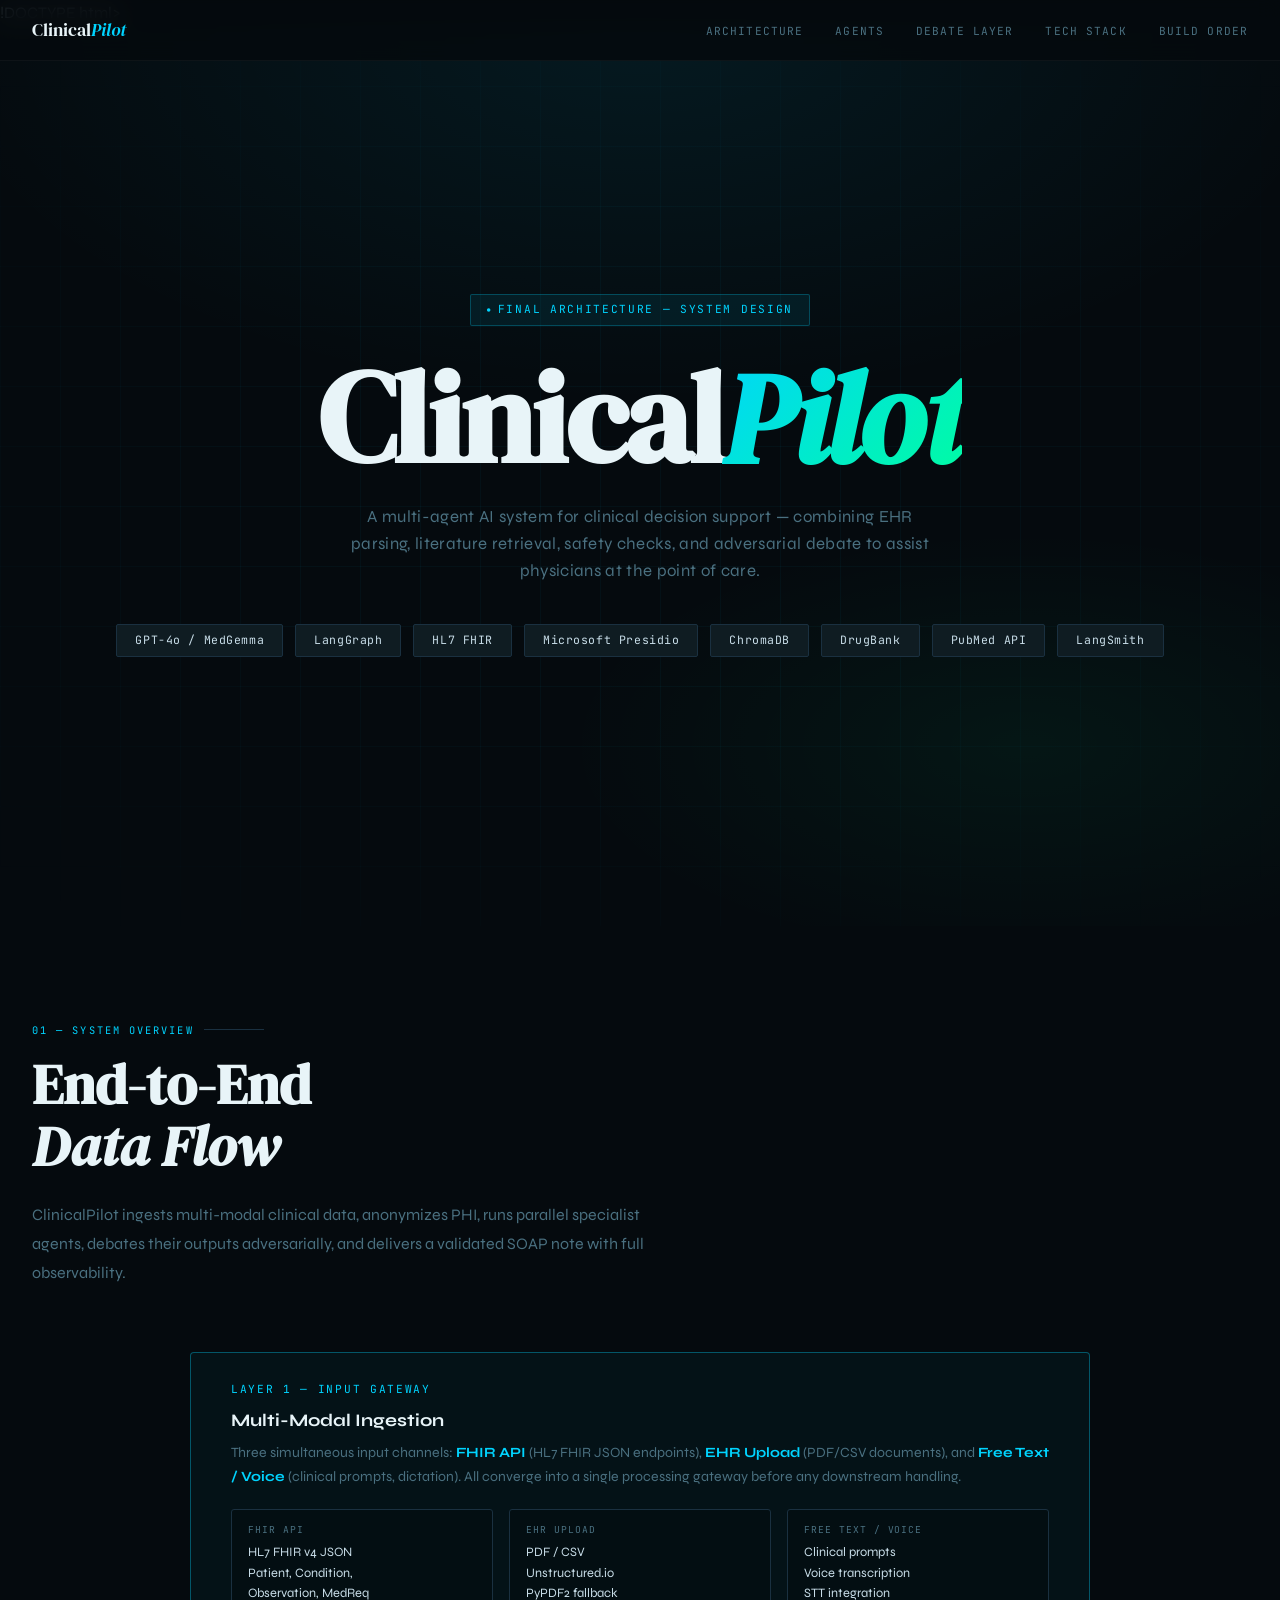
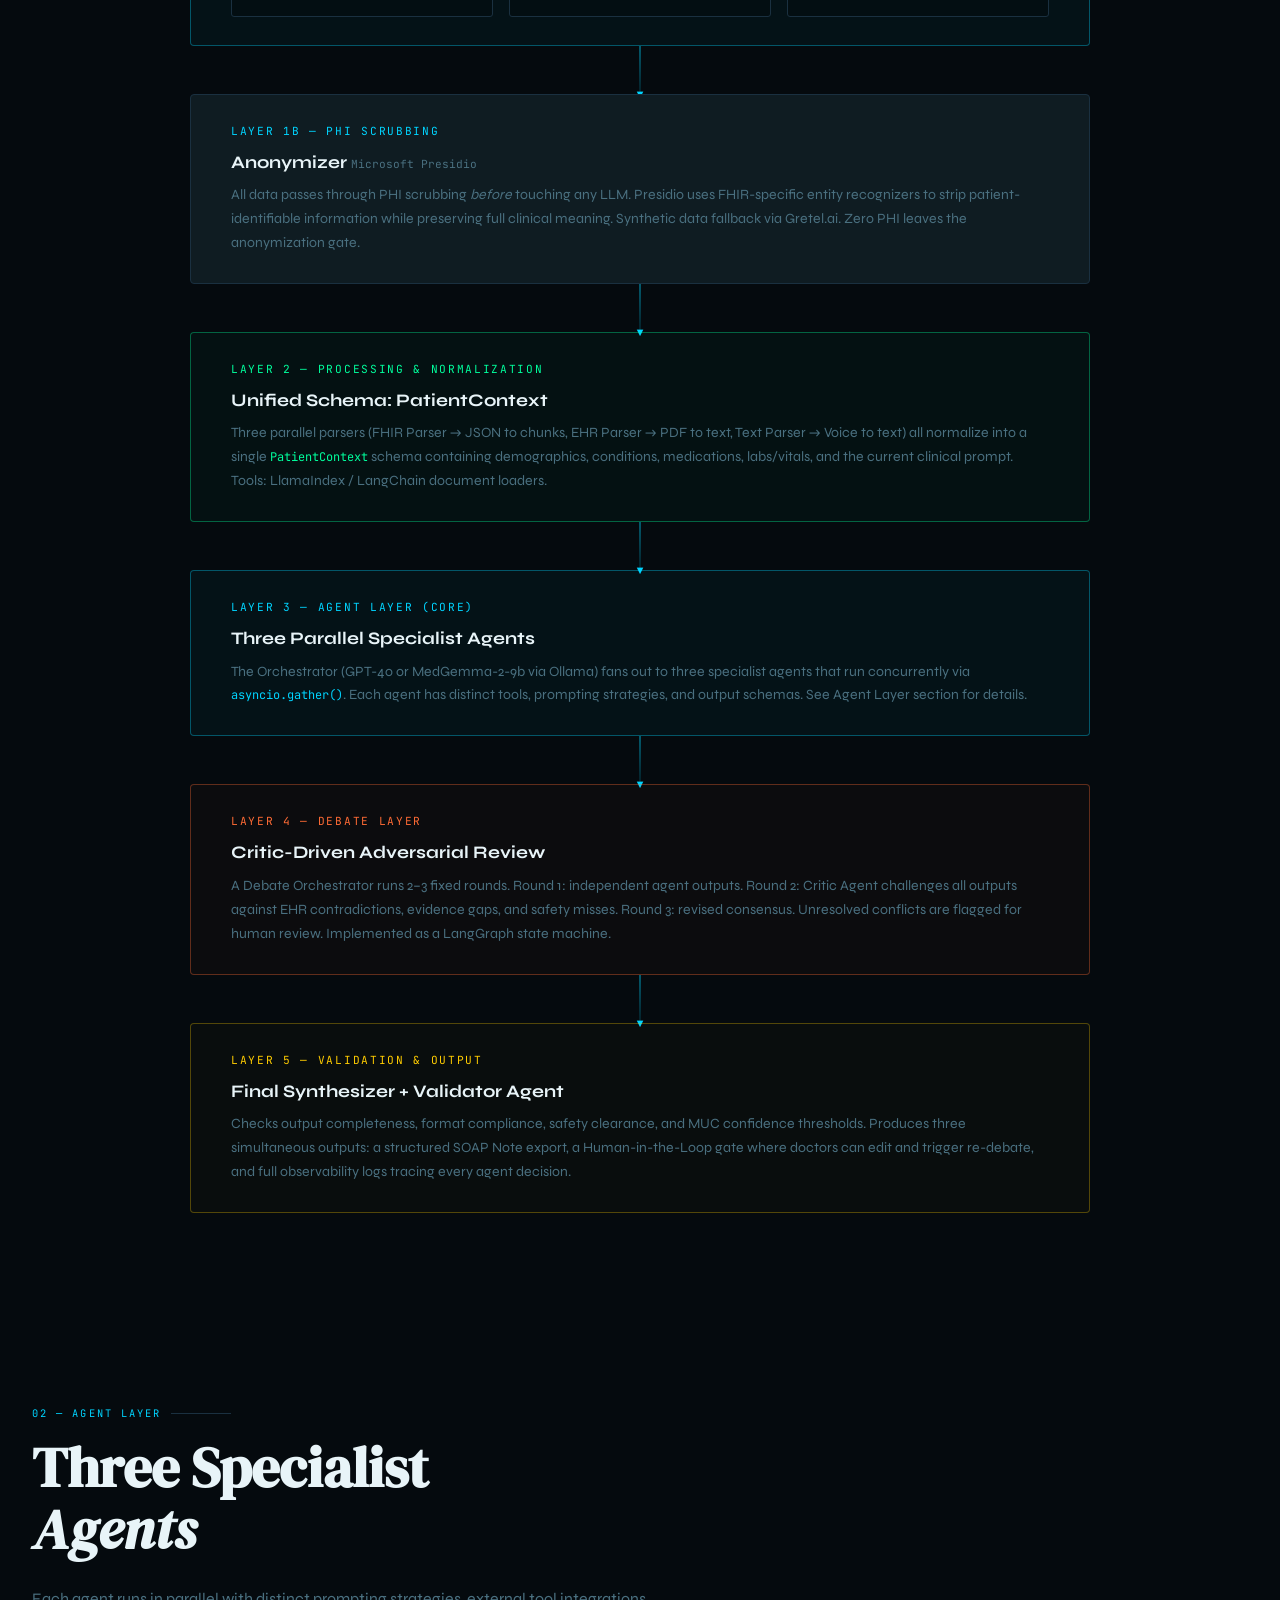
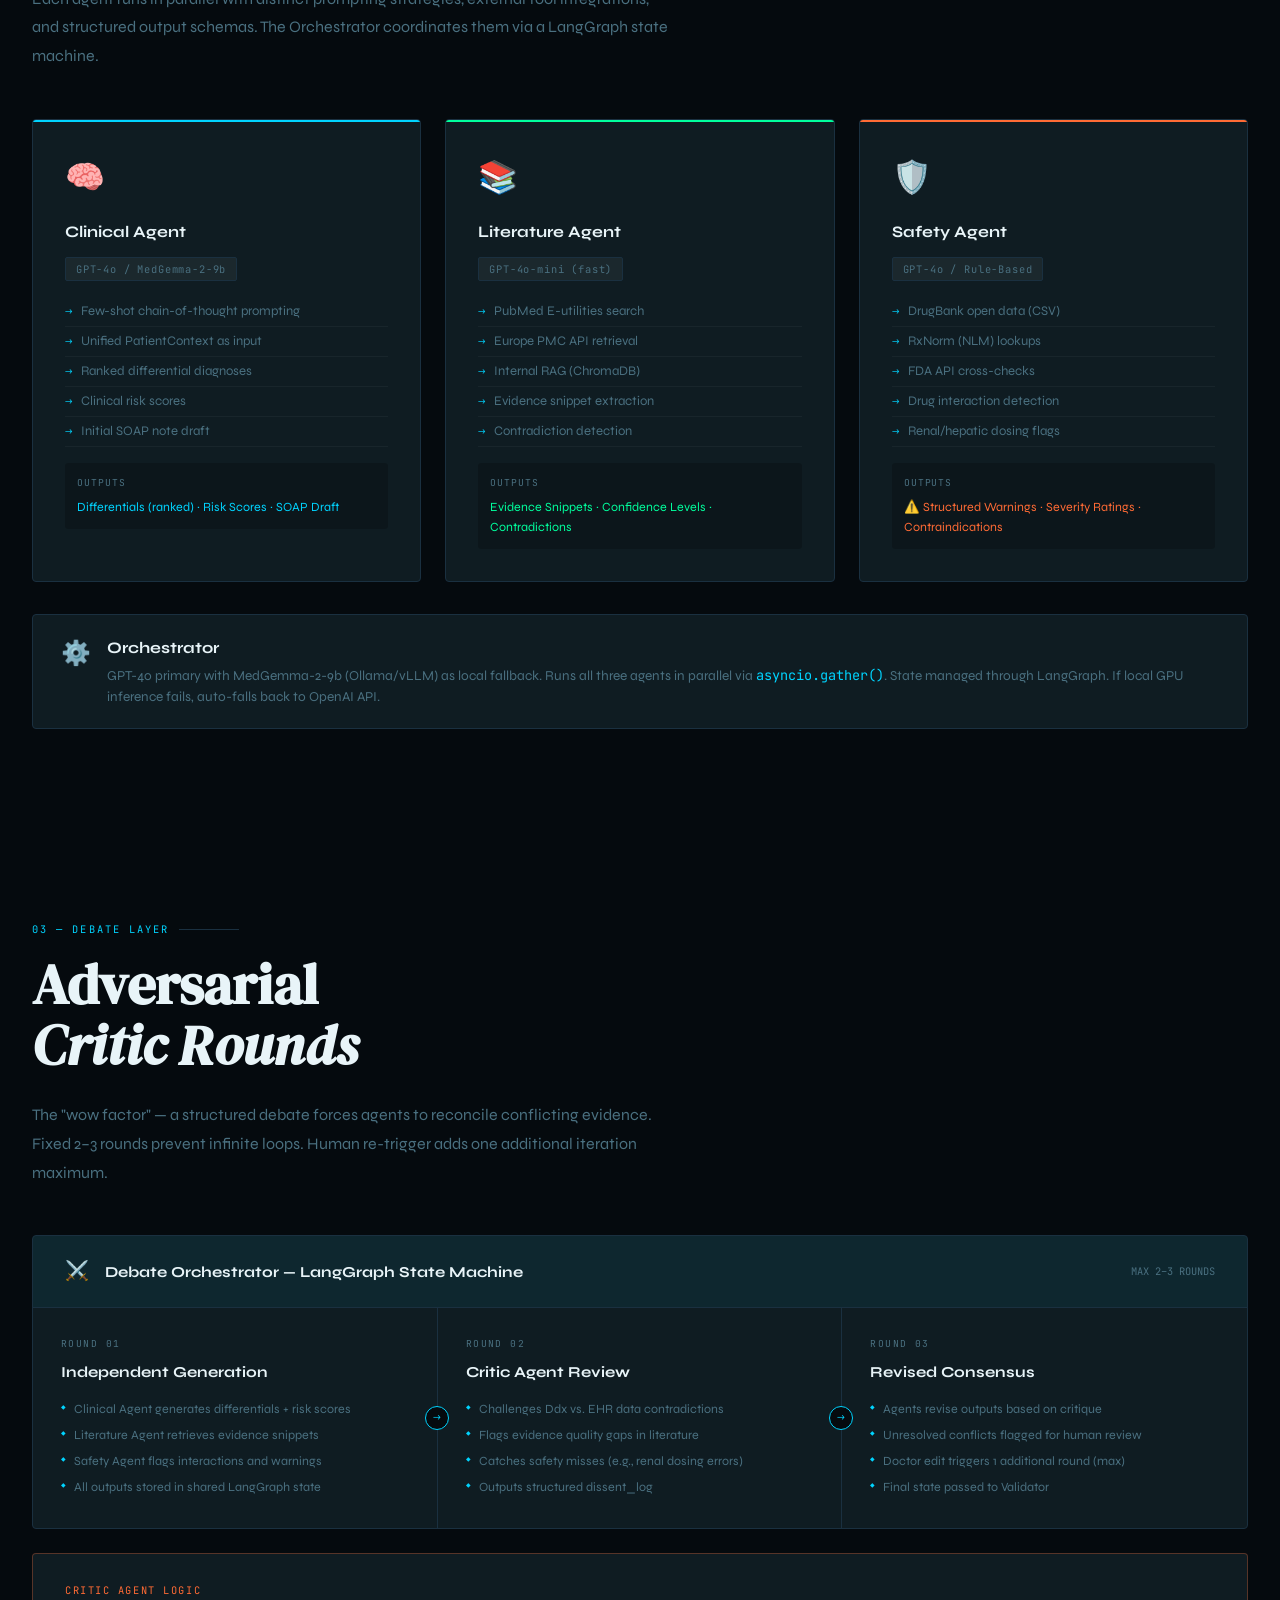
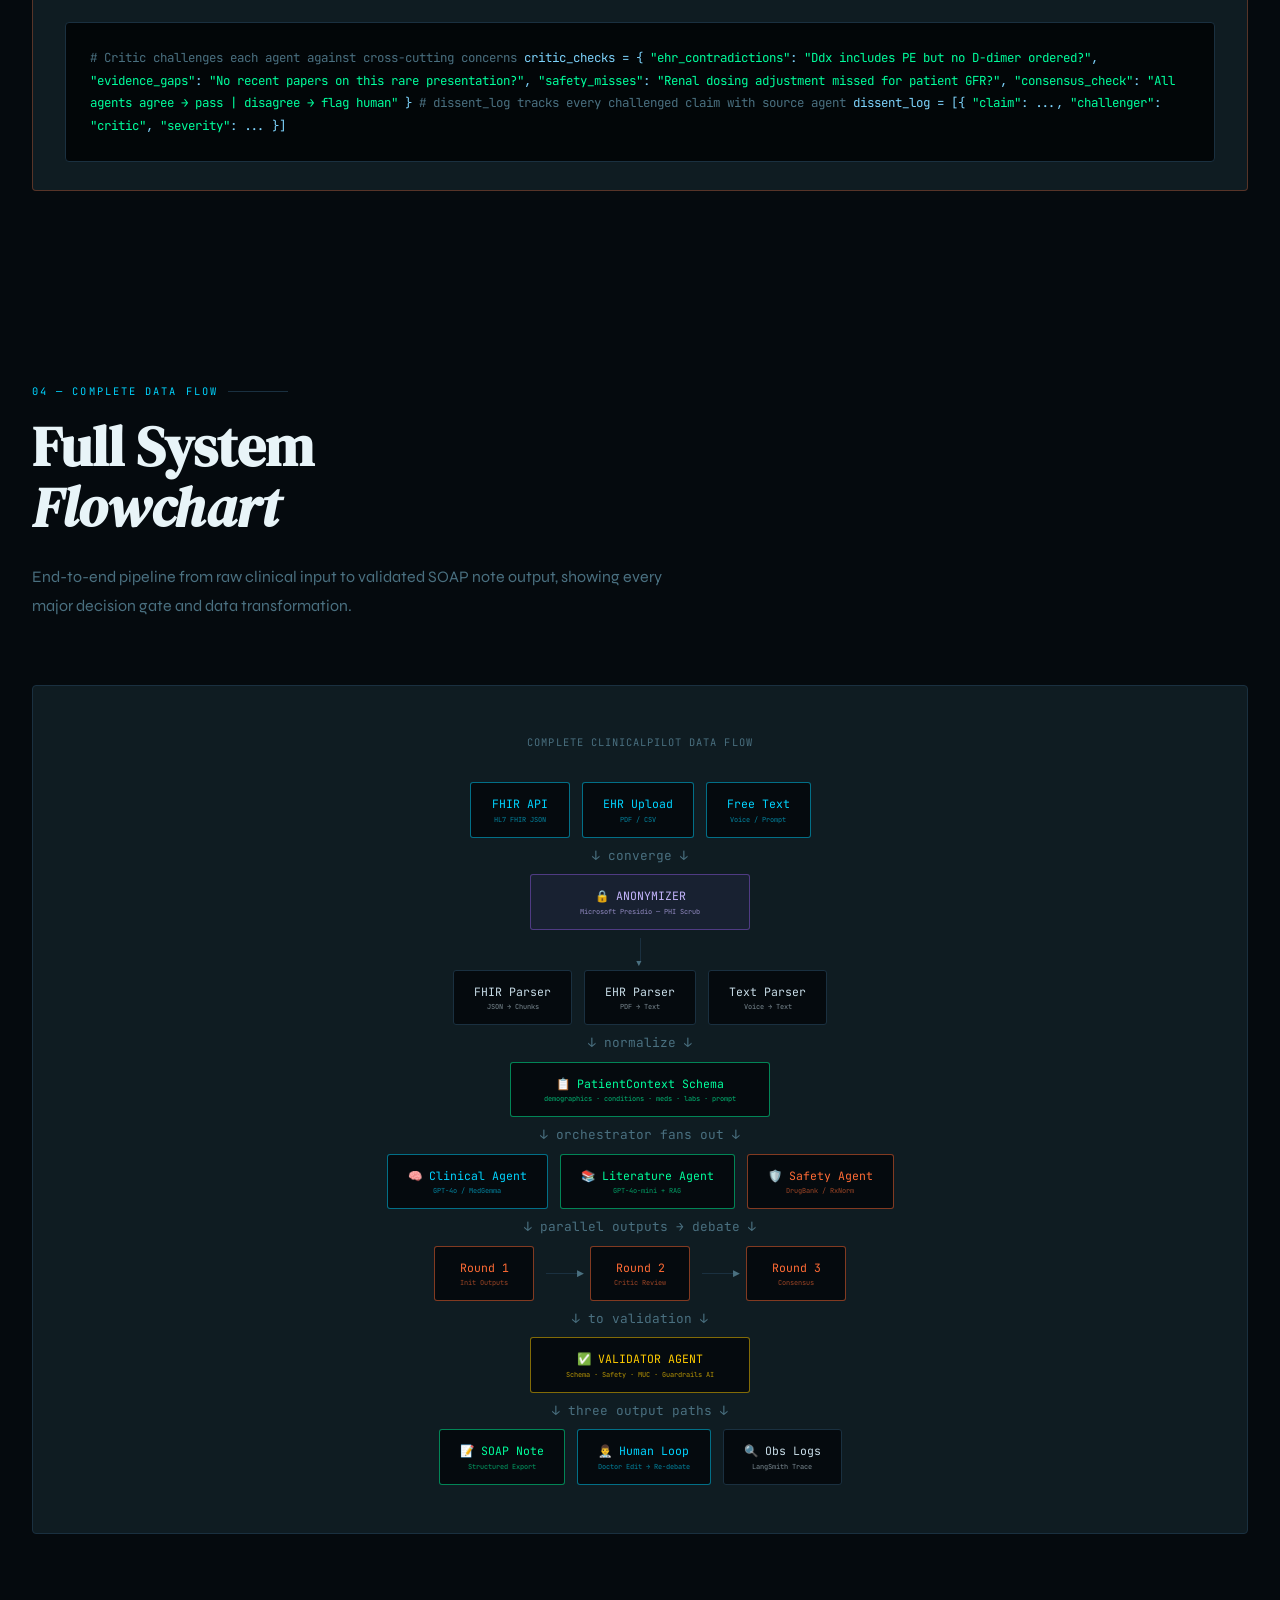
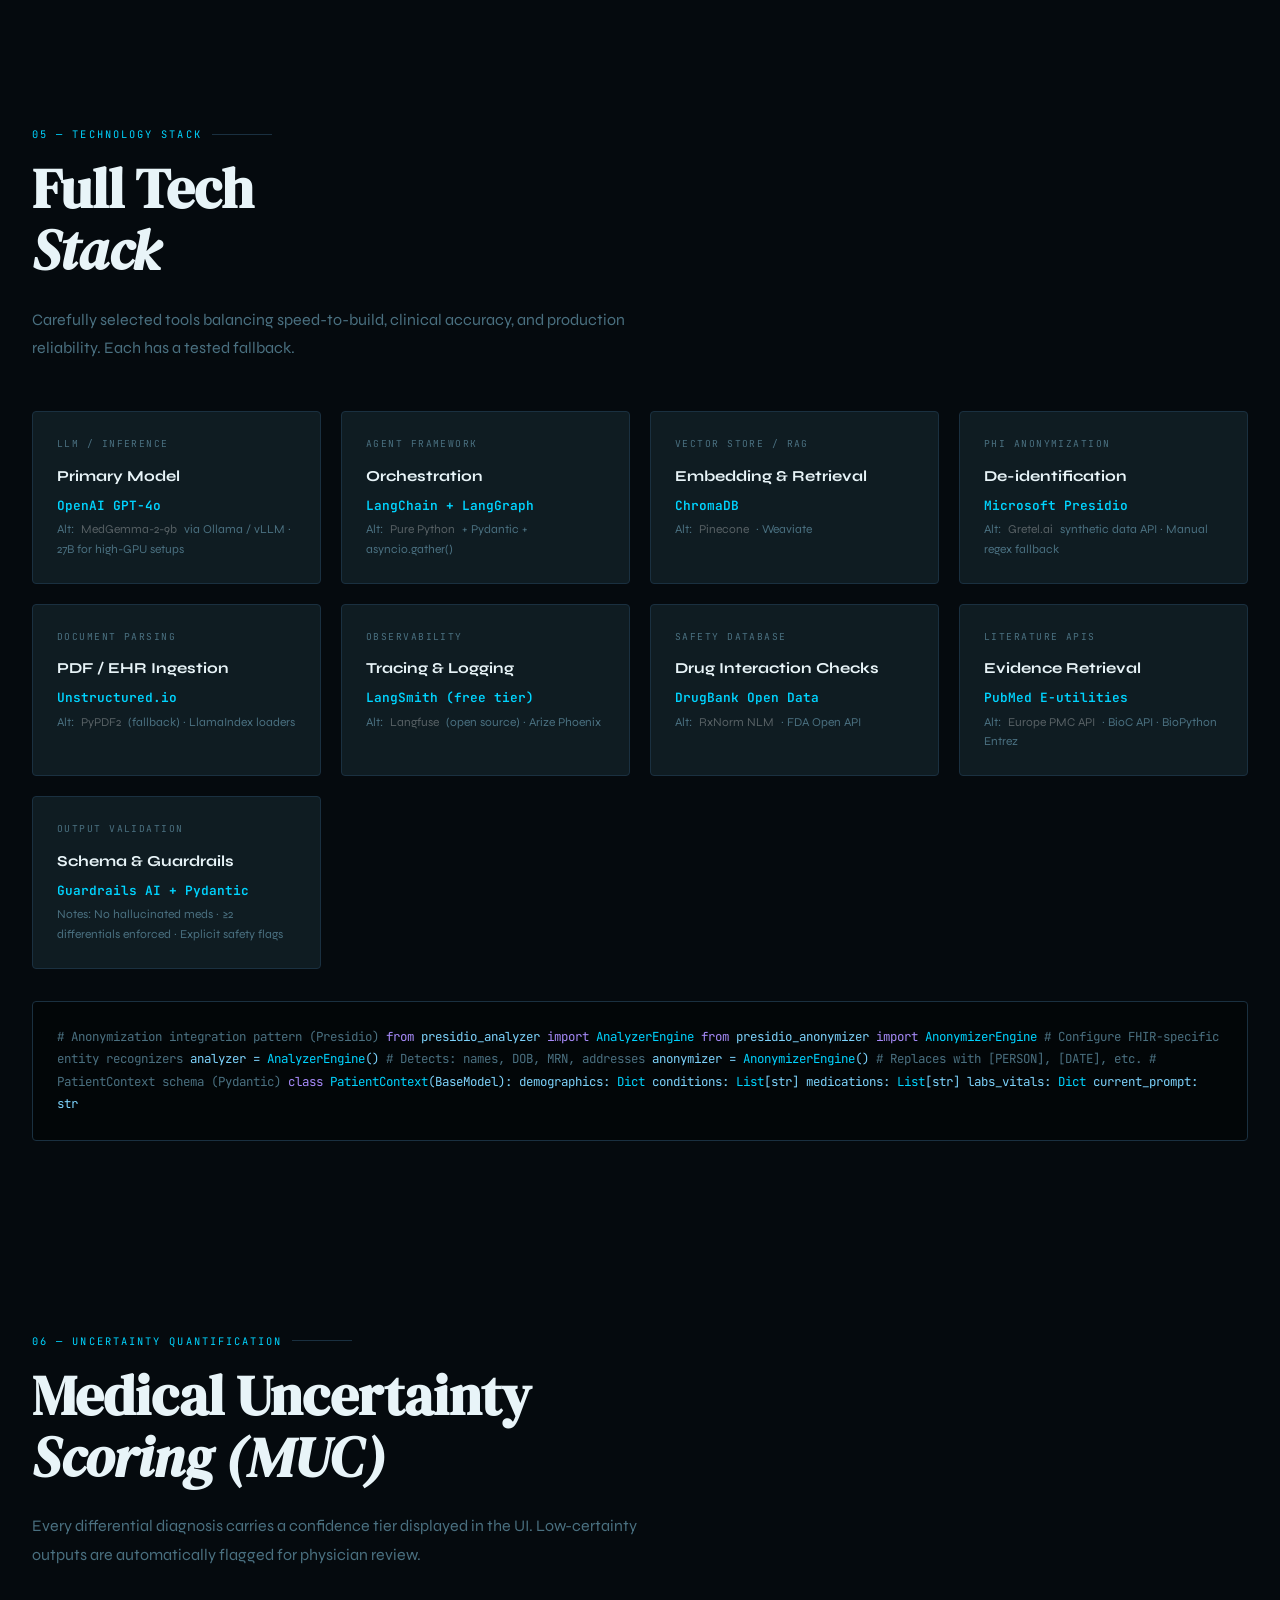
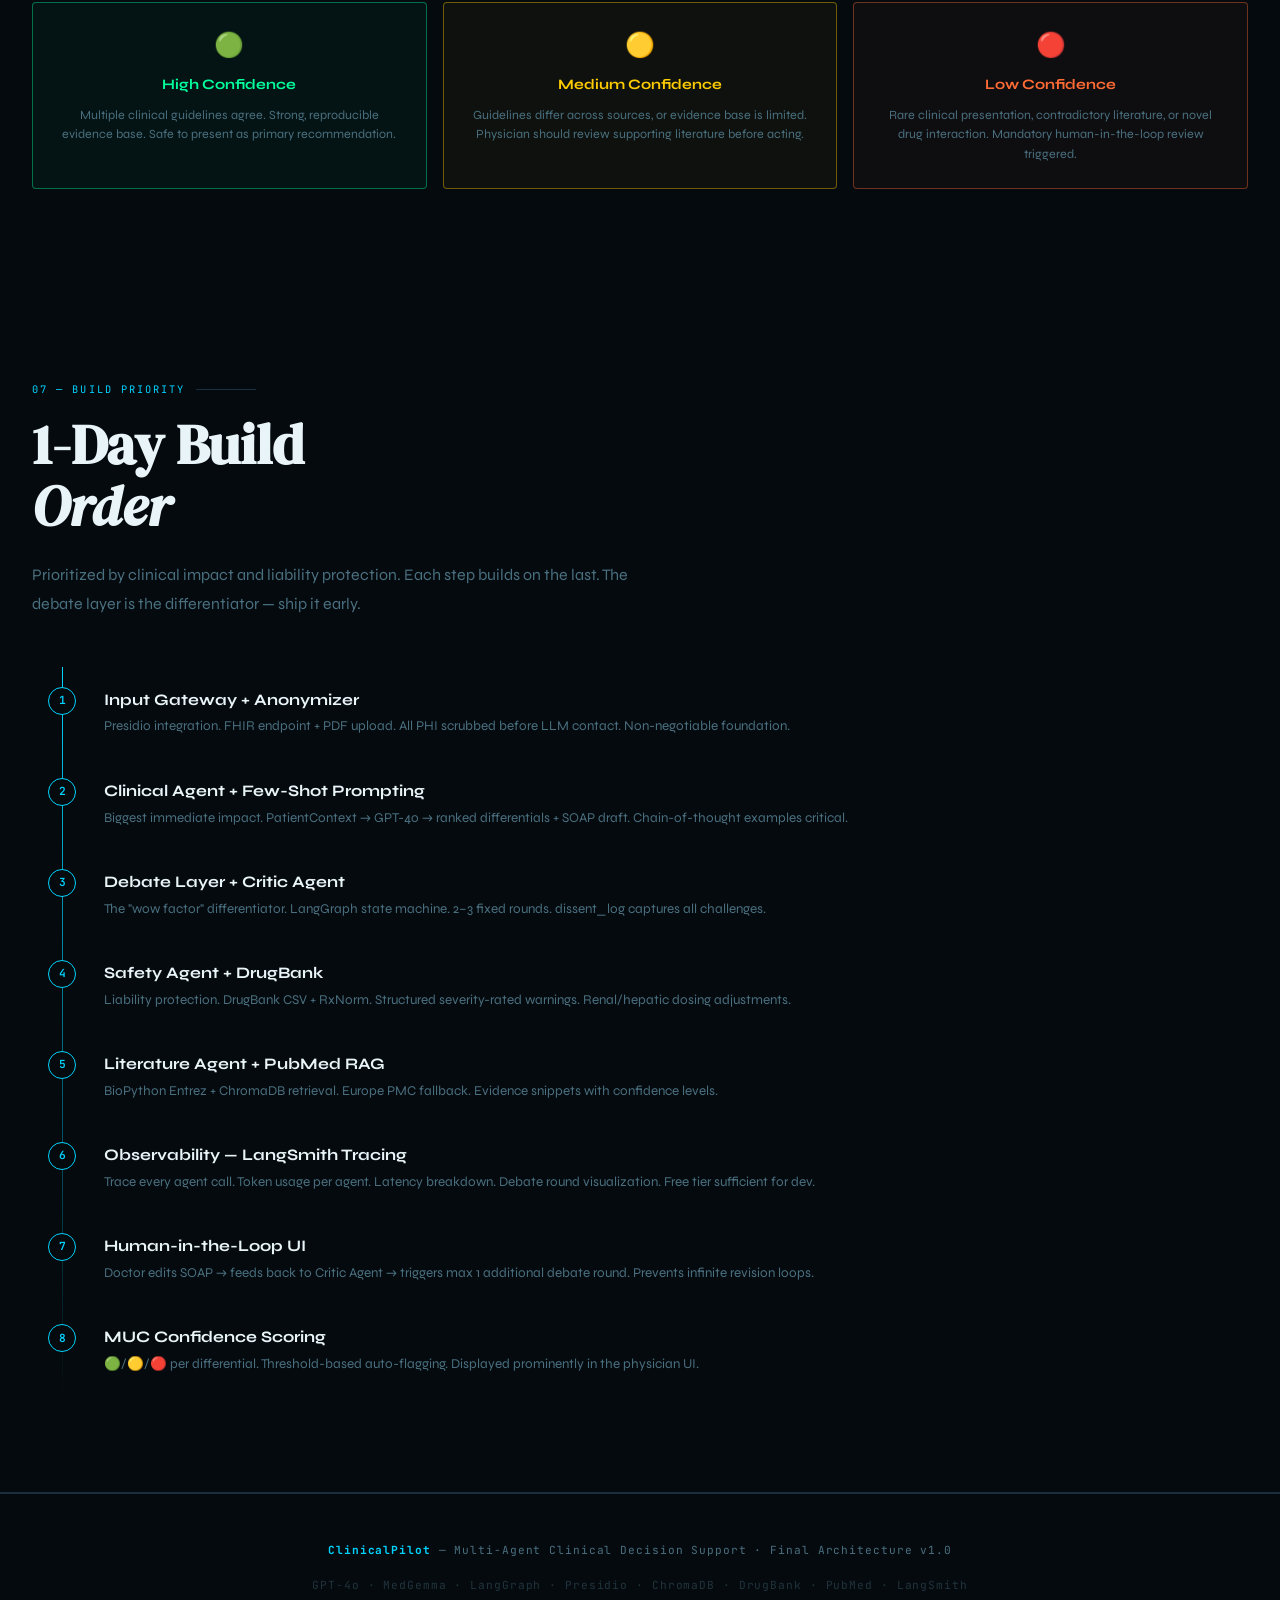
<file: FRONTEND.html>
!DOCTYPE html>
<html lang="en">
<head>
<meta charset="UTF-8">
<meta name="viewport" content="width=device-width, initial-scale=1.0">
<title>ClinicalPilot — Architecture</title>
<link href="https://fonts.googleapis.com/css2?family=DM+Serif+Display:ital@0;1&family=JetBrains+Mono:wght@300;400;600&family=Syne:wght@400;600;700;800&display=swap" rel="stylesheet">
<style>
  :root {
    --bg: #050a0e;
    --surface: #0b1418;
    --panel: #0f1c22;
    --border: #1a3040;
    --accent: #00d4ff;
    --accent2: #00ff9d;
    --accent3: #ff6b35;
    --warn: #ffcc00;
    --text: #c8dde8;
    --muted: #4a7080;
    --white: #e8f4f8;
  }
  *, *::before, *::after { box-sizing: border-box; margin: 0; padding: 0; }
  html { scroll-behavior: smooth; }
  body {
    background: var(--bg);
    color: var(--text);
    font-family: 'Syne', sans-serif;
    overflow-x: hidden;
    line-height: 1.6;
  }

  /* ---- HERO ---- */
  .hero {
    min-height: 100vh;
    display: flex;
    flex-direction: column;
    justify-content: center;
    align-items: center;
    text-align: center;
    position: relative;
    padding: 4rem 2rem;
    overflow: hidden;
  }
  .hero::before {
    content: '';
    position: absolute;
    inset: 0;
    background: radial-gradient(ellipse 80% 60% at 50% 0%, rgba(0,212,255,0.08) 0%, transparent 70%),
                radial-gradient(ellipse 60% 40% at 80% 80%, rgba(0,255,157,0.05) 0%, transparent 60%);
  }
  .grid-bg {
    position: absolute;
    inset: 0;
    background-image:
      linear-gradient(rgba(0,212,255,0.04) 1px, transparent 1px),
      linear-gradient(90deg, rgba(0,212,255,0.04) 1px, transparent 1px);
    background-size: 60px 60px;
    mask-image: radial-gradient(ellipse 90% 80% at 50% 50%, black 30%, transparent 80%);
  }
  .badge {
    display: inline-flex;
    align-items: center;
    gap: 6px;
    background: rgba(0,212,255,0.08);
    border: 1px solid rgba(0,212,255,0.25);
    color: var(--accent);
    font-family: 'JetBrains Mono', monospace;
    font-size: 0.7rem;
    letter-spacing: 0.15em;
    padding: 6px 16px;
    border-radius: 2px;
    margin-bottom: 2rem;
    animation: fadeUp 0.8s ease both;
  }
  .badge::before { content: '●'; font-size: 0.5em; animation: pulse 2s infinite; }
  @keyframes pulse { 0%,100%{opacity:1} 50%{opacity:0.3} }
  h1 {
    font-family: 'DM Serif Display', serif;
    font-size: clamp(3.5rem, 10vw, 8rem);
    color: var(--white);
    line-height: 0.95;
    letter-spacing: -0.02em;
    animation: fadeUp 0.9s 0.1s ease both;
  }
  h1 em {
    font-style: italic;
    background: linear-gradient(135deg, var(--accent), var(--accent2));
    -webkit-background-clip: text;
    -webkit-text-fill-color: transparent;
    background-clip: text;
  }
  .hero-sub {
    margin-top: 1.5rem;
    font-size: 1.05rem;
    color: var(--muted);
    max-width: 600px;
    font-weight: 400;
    letter-spacing: 0.02em;
    animation: fadeUp 1s 0.2s ease both;
  }
  .hero-pills {
    display: flex;
    flex-wrap: wrap;
    justify-content: center;
    gap: 0.75rem;
    margin-top: 2.5rem;
    animation: fadeUp 1s 0.35s ease both;
  }
  .pill {
    background: var(--panel);
    border: 1px solid var(--border);
    color: var(--text);
    padding: 6px 18px;
    font-family: 'JetBrains Mono', monospace;
    font-size: 0.72rem;
    letter-spacing: 0.05em;
    border-radius: 2px;
    transition: border-color 0.3s, color 0.3s;
  }
  .pill:hover { border-color: var(--accent); color: var(--accent); }
  @keyframes fadeUp { from{opacity:0;transform:translateY(24px)} to{opacity:1;transform:none} }

  /* ---- SECTION ---- */
  section { padding: 6rem 2rem; max-width: 1300px; margin: 0 auto; }
  .section-label {
    font-family: 'JetBrains Mono', monospace;
    font-size: 0.65rem;
    letter-spacing: 0.2em;
    color: var(--accent);
    text-transform: uppercase;
    margin-bottom: 1rem;
    display: flex;
    align-items: center;
    gap: 10px;
  }
  .section-label::after { content: ''; flex: 1; height: 1px; background: var(--border); max-width: 60px; }
  h2 {
    font-family: 'DM Serif Display', serif;
    font-size: clamp(2rem, 5vw, 3.5rem);
    color: var(--white);
    line-height: 1.1;
    margin-bottom: 1.5rem;
  }
  .section-desc { color: var(--muted); max-width: 640px; font-size: 1rem; line-height: 1.8; }

  /* ---- FLOW DIAGRAM ---- */
  .flow-wrap {
    margin-top: 4rem;
    position: relative;
  }
  .flow-arrow-track {
    display: flex;
    flex-direction: column;
    align-items: center;
    gap: 0;
  }
  .flow-node {
    width: 100%;
    max-width: 900px;
    background: var(--panel);
    border: 1px solid var(--border);
    border-radius: 4px;
    padding: 1.75rem 2.5rem;
    position: relative;
    transition: border-color 0.3s;
  }
  .flow-node:hover { border-color: var(--accent); }
  .flow-node.accent-node { border-color: rgba(0,212,255,0.35); background: rgba(0,212,255,0.04); }
  .flow-node.green-node { border-color: rgba(0,255,157,0.35); background: rgba(0,255,157,0.03); }
  .flow-node.orange-node { border-color: rgba(255,107,53,0.35); background: rgba(255,107,53,0.03); }
  .flow-node-title {
    font-family: 'JetBrains Mono', monospace;
    font-size: 0.7rem;
    letter-spacing: 0.15em;
    color: var(--accent);
    text-transform: uppercase;
    margin-bottom: 0.5rem;
  }
  .green-node .flow-node-title { color: var(--accent2); }
  .orange-node .flow-node-title { color: var(--accent3); }
  .flow-node h3 { font-family: 'Syne', sans-serif; font-size: 1.1rem; color: var(--white); font-weight: 700; margin-bottom: 0.4rem; }
  .flow-node p { font-size: 0.88rem; color: var(--muted); line-height: 1.7; }
  .flow-connector {
    display: flex;
    flex-direction: column;
    align-items: center;
    width: 2px;
    background: linear-gradient(to bottom, rgba(0,212,255,0.4), rgba(0,212,255,0.1));
    height: 48px;
    position: relative;
  }
  .flow-connector::after {
    content: '▼';
    position: absolute;
    bottom: -10px;
    color: var(--accent);
    font-size: 0.7rem;
  }

  /* ---- PARALLEL AGENTS ---- */
  .agents-grid {
    display: grid;
    grid-template-columns: repeat(3, 1fr);
    gap: 1.5rem;
    margin-top: 3rem;
  }
  @media(max-width:768px){ .agents-grid{grid-template-columns:1fr;} }
  .agent-card {
    background: var(--panel);
    border: 1px solid var(--border);
    border-radius: 4px;
    padding: 2rem;
    position: relative;
    overflow: hidden;
    transition: transform 0.3s, border-color 0.3s;
  }
  .agent-card::before {
    content: '';
    position: absolute;
    top: 0; left: 0; right: 0;
    height: 2px;
  }
  .agent-card.c1::before { background: var(--accent); }
  .agent-card.c2::before { background: var(--accent2); }
  .agent-card.c3::before { background: var(--accent3); }
  .agent-card:hover { transform: translateY(-4px); border-color: rgba(255,255,255,0.1); }
  .agent-icon { font-size: 2rem; margin-bottom: 1rem; }
  .agent-card h3 { font-size: 1rem; color: var(--white); font-weight: 700; margin-bottom: 0.75rem; }
  .agent-model {
    font-family: 'JetBrains Mono', monospace;
    font-size: 0.65rem;
    letter-spacing: 0.08em;
    background: rgba(255,255,255,0.05);
    border: 1px solid var(--border);
    color: var(--muted);
    padding: 3px 10px;
    border-radius: 2px;
    display: inline-block;
    margin-bottom: 1rem;
  }
  .agent-card ul { list-style: none; }
  .agent-card ul li {
    font-size: 0.82rem;
    color: var(--muted);
    padding: 4px 0;
    border-bottom: 1px solid rgba(255,255,255,0.04);
    display: flex;
    align-items: center;
    gap: 8px;
  }
  .agent-card ul li::before { content: '→'; color: var(--accent); font-size: 0.7em; }
  .agent-outputs {
    margin-top: 1rem;
    padding: 0.75rem;
    background: rgba(0,0,0,0.2);
    border-radius: 3px;
  }
  .agent-outputs-label { font-family: 'JetBrains Mono', monospace; font-size: 0.6rem; letter-spacing: 0.1em; color: var(--muted); text-transform: uppercase; margin-bottom: 0.4rem; }

  /* ---- DEBATE LAYER ---- */
  .debate-wrap {
    margin-top: 3rem;
    background: var(--panel);
    border: 1px solid var(--border);
    border-radius: 4px;
    overflow: hidden;
  }
  .debate-header {
    background: rgba(0,212,255,0.06);
    border-bottom: 1px solid var(--border);
    padding: 1.25rem 2rem;
    display: flex;
    align-items: center;
    gap: 1rem;
  }
  .debate-header h3 { font-size: 0.95rem; color: var(--white); font-weight: 700; }
  .debate-rounds {
    display: grid;
    grid-template-columns: repeat(3, 1fr);
    gap: 0;
  }
  @media(max-width:640px){ .debate-rounds{grid-template-columns:1fr;} }
  .debate-round {
    padding: 1.75rem;
    border-right: 1px solid var(--border);
    position: relative;
  }
  .debate-round:last-child { border-right: none; }
  .round-num {
    font-family: 'JetBrains Mono', monospace;
    font-size: 0.6rem;
    letter-spacing: 0.15em;
    color: var(--muted);
    text-transform: uppercase;
    margin-bottom: 0.5rem;
  }
  .round-title { font-weight: 700; color: var(--white); margin-bottom: 0.75rem; font-size: 0.95rem; }
  .round-items li {
    list-style: none;
    font-size: 0.78rem;
    color: var(--muted);
    padding: 3px 0;
    display: flex;
    gap: 8px;
  }
  .round-items li::before { content: '◆'; font-size: 0.5em; color: var(--accent); margin-top: 4px; flex-shrink: 0; }
  .round-arrow {
    position: absolute;
    right: -12px;
    top: 50%;
    transform: translateY(-50%);
    z-index: 2;
    width: 24px;
    height: 24px;
    background: var(--bg);
    border: 1px solid var(--accent);
    border-radius: 50%;
    display: flex;
    align-items: center;
    justify-content: center;
    font-size: 0.6rem;
    color: var(--accent);
  }
  @media(max-width:640px){ .round-arrow{display:none;} }

  /* ---- TECH STACK ---- */
  .stack-grid {
    display: grid;
    grid-template-columns: repeat(auto-fill, minmax(280px, 1fr));
    gap: 1.25rem;
    margin-top: 3rem;
  }
  .stack-card {
    background: var(--panel);
    border: 1px solid var(--border);
    border-radius: 4px;
    padding: 1.5rem;
    transition: border-color 0.3s;
  }
  .stack-card:hover { border-color: rgba(0,212,255,0.3); }
  .stack-category {
    font-family: 'JetBrains Mono', monospace;
    font-size: 0.6rem;
    letter-spacing: 0.15em;
    color: var(--muted);
    text-transform: uppercase;
    margin-bottom: 0.75rem;
  }
  .stack-card h4 { color: var(--white); font-size: 0.95rem; font-weight: 700; margin-bottom: 0.5rem; }
  .stack-primary {
    color: var(--accent);
    font-family: 'JetBrains Mono', monospace;
    font-size: 0.8rem;
    font-weight: 600;
    margin-bottom: 0.25rem;
  }
  .stack-alt {
    font-size: 0.75rem;
    color: var(--muted);
  }
  .stack-alt span { color: rgba(255,255,255,0.3); margin: 0 4px; }

  /* ---- FULL FLOW CHART ---- */
  .flowchart {
    margin-top: 4rem;
    background: var(--panel);
    border: 1px solid var(--border);
    border-radius: 4px;
    padding: 3rem 2rem;
    overflow-x: auto;
  }
  .fc-row {
    display: flex;
    justify-content: center;
    align-items: center;
    gap: 0;
    margin: 0 auto;
    flex-wrap: nowrap;
  }
  .fc-box {
    background: var(--bg);
    border: 1px solid var(--border);
    border-radius: 3px;
    padding: 0.75rem 1.25rem;
    font-family: 'JetBrains Mono', monospace;
    font-size: 0.72rem;
    color: var(--text);
    text-align: center;
    min-width: 100px;
    white-space: nowrap;
    transition: border-color 0.3s, color 0.3s;
    position: relative;
  }
  .fc-box:hover { border-color: var(--accent); color: var(--accent); }
  .fc-box.highlight { border-color: rgba(0,212,255,0.5); color: var(--accent); }
  .fc-box.green { border-color: rgba(0,255,157,0.5); color: var(--accent2); }
  .fc-box.orange { border-color: rgba(255,107,53,0.5); color: var(--accent3); }
  .fc-box.warn { border-color: rgba(255,204,0,0.5); color: var(--warn); }
  .fc-arrow-h {
    width: 32px;
    height: 1px;
    background: var(--border);
    position: relative;
    flex-shrink: 0;
  }
  .fc-arrow-h::after { content: '▶'; position: absolute; right: -6px; top: -7px; font-size: 0.55rem; color: var(--muted); }
  .fc-arrow-v {
    width: 1px;
    height: 32px;
    background: var(--border);
    position: relative;
    margin: 0 auto;
    flex-shrink: 0;
  }
  .fc-arrow-v::after { content: '▼'; position: absolute; bottom: -8px; left: -5px; font-size: 0.55rem; color: var(--muted); }
  .fc-parallel {
    display: flex;
    gap: 1rem;
    align-items: flex-start;
  }
  .fc-vert-stack {
    display: flex;
    flex-direction: column;
    align-items: center;
  }

  /* ---- PRIORITY TIMELINE ---- */
  .timeline {
    margin-top: 3rem;
    position: relative;
  }
  .timeline::before {
    content: '';
    position: absolute;
    left: 30px;
    top: 0;
    bottom: 0;
    width: 1px;
    background: linear-gradient(to bottom, var(--accent), transparent);
  }
  .timeline-item {
    display: flex;
    gap: 2rem;
    padding: 1.25rem 0 1.25rem 4.5rem;
    position: relative;
  }
  .timeline-num {
    position: absolute;
    left: 16px;
    top: 1.25rem;
    width: 28px;
    height: 28px;
    background: var(--bg);
    border: 1px solid var(--accent);
    border-radius: 50%;
    display: flex;
    align-items: center;
    justify-content: center;
    font-family: 'JetBrains Mono', monospace;
    font-size: 0.7rem;
    color: var(--accent);
    font-weight: 600;
  }
  .timeline-content h4 { color: var(--white); font-weight: 700; margin-bottom: 0.25rem; }
  .timeline-content p { font-size: 0.84rem; color: var(--muted); }

  /* ---- MUC SECTION ---- */
  .muc-grid {
    display: grid;
    grid-template-columns: repeat(3,1fr);
    gap: 1rem;
    margin-top: 2rem;
  }
  @media(max-width:600px){ .muc-grid{grid-template-columns:1fr;} }
  .muc-card {
    padding: 1.5rem;
    border-radius: 4px;
    border: 1px solid;
    text-align: center;
  }
  .muc-card.high { border-color: rgba(0,255,157,0.4); background: rgba(0,255,157,0.04); }
  .muc-card.medium { border-color: rgba(255,204,0,0.4); background: rgba(255,204,0,0.04); }
  .muc-card.low { border-color: rgba(255,107,53,0.4); background: rgba(255,107,53,0.04); }
  .muc-dot { font-size: 1.5rem; margin-bottom: 0.5rem; }
  .muc-card h4 { font-size: 0.9rem; font-weight: 700; margin-bottom: 0.5rem; }
  .muc-card.high h4 { color: var(--accent2); }
  .muc-card.medium h4 { color: var(--warn); }
  .muc-card.low h4 { color: var(--accent3); }
  .muc-card p { font-size: 0.78rem; color: var(--muted); }

  /* ---- FOOTER ---- */
  footer {
    border-top: 1px solid var(--border);
    padding: 3rem 2rem;
    text-align: center;
    color: var(--muted);
    font-family: 'JetBrains Mono', monospace;
    font-size: 0.7rem;
    letter-spacing: 0.08em;
  }
  footer strong { color: var(--accent); }

  /* ---- NAV ---- */
  nav {
    position: fixed;
    top: 0; left: 0; right: 0;
    z-index: 100;
    padding: 1rem 2rem;
    display: flex;
    justify-content: space-between;
    align-items: center;
    background: rgba(5,10,14,0.85);
    backdrop-filter: blur(12px);
    border-bottom: 1px solid rgba(255,255,255,0.04);
  }
  .nav-logo {
    font-family: 'DM Serif Display', serif;
    font-size: 1.1rem;
    color: var(--white);
  }
  .nav-logo em { font-style: italic; color: var(--accent); }
  .nav-links {
    display: flex;
    gap: 2rem;
    list-style: none;
  }
  .nav-links a {
    font-family: 'JetBrains Mono', monospace;
    font-size: 0.7rem;
    letter-spacing: 0.1em;
    color: var(--muted);
    text-decoration: none;
    text-transform: uppercase;
    transition: color 0.3s;
  }
  .nav-links a:hover { color: var(--accent); }
  @media(max-width:600px){ .nav-links{display:none;} }

  /* divider */
  .divider { width: 100%; height: 1px; background: var(--border); }

  /* code block */
  .code-block {
    background: #020608;
    border: 1px solid var(--border);
    border-radius: 4px;
    padding: 1.5rem;
    font-family: 'JetBrains Mono', monospace;
    font-size: 0.78rem;
    color: #7dd3fc;
    overflow-x: auto;
    margin-top: 1.5rem;
    line-height: 1.8;
  }
  .code-comment { color: var(--muted); }
  .code-key { color: #a78bfa; }
  .code-string { color: var(--accent2); }
  .code-fn { color: var(--accent); }
</style>
</head>
<body>

<nav>
  <div class="nav-logo">Clinical<em>Pilot</em></div>
  <ul class="nav-links">
    <li><a href="#architecture">Architecture</a></li>
    <li><a href="#agents">Agents</a></li>
    <li><a href="#debate">Debate Layer</a></li>
    <li><a href="#stack">Tech Stack</a></li>
    <li><a href="#build">Build Order</a></li>
  </ul>
</nav>

<!-- HERO -->
<div class="hero">
  <div class="grid-bg"></div>
  <div class="badge">FINAL ARCHITECTURE — SYSTEM DESIGN</div>
  <h1>Clinical<em>Pilot</em></h1>
  <p class="hero-sub">A multi-agent AI system for clinical decision support — combining EHR parsing, literature retrieval, safety checks, and adversarial debate to assist physicians at the point of care.</p>
  <div class="hero-pills">
    <span class="pill">GPT-4o / MedGemma</span>
    <span class="pill">LangGraph</span>
    <span class="pill">HL7 FHIR</span>
    <span class="pill">Microsoft Presidio</span>
    <span class="pill">ChromaDB</span>
    <span class="pill">DrugBank</span>
    <span class="pill">PubMed API</span>
    <span class="pill">LangSmith</span>
  </div>
</div>

<!-- ARCHITECTURE OVERVIEW -->
<section id="architecture">
  <div class="section-label">01 — System Overview</div>
  <h2>End-to-End<br><em>Data Flow</em></h2>
  <p class="section-desc">ClinicalPilot ingests multi-modal clinical data, anonymizes PHI, runs parallel specialist agents, debates their outputs adversarially, and delivers a validated SOAP note with full observability.</p>

  <div class="flow-wrap">
    <div class="flow-arrow-track">

      <!-- INPUT -->
      <div class="flow-node accent-node" style="max-width:900px">
        <div class="flow-node-title">Layer 1 — Input Gateway</div>
        <h3>Multi-Modal Ingestion</h3>
        <p>Three simultaneous input channels: <strong style="color:var(--accent)">FHIR API</strong> (HL7 FHIR JSON endpoints), <strong style="color:var(--accent)">EHR Upload</strong> (PDF/CSV documents), and <strong style="color:var(--accent)">Free Text / Voice</strong> (clinical prompts, dictation). All converge into a single processing gateway before any downstream handling.</p>
        <div style="display:flex;gap:1rem;margin-top:1.25rem;flex-wrap:wrap;">
          <div style="flex:1;min-width:180px;background:rgba(0,0,0,0.2);padding:0.75rem 1rem;border-radius:3px;border:1px solid var(--border);">
            <div style="font-family:'JetBrains Mono',monospace;font-size:0.6rem;color:var(--muted);letter-spacing:0.1em;margin-bottom:0.3rem;">FHIR API</div>
            <div style="font-size:0.8rem;">HL7 FHIR v4 JSON<br>Patient, Condition,<br>Observation, MedReq</div>
          </div>
          <div style="flex:1;min-width:180px;background:rgba(0,0,0,0.2);padding:0.75rem 1rem;border-radius:3px;border:1px solid var(--border);">
            <div style="font-family:'JetBrains Mono',monospace;font-size:0.6rem;color:var(--muted);letter-spacing:0.1em;margin-bottom:0.3rem;">EHR UPLOAD</div>
            <div style="font-size:0.8rem;">PDF / CSV<br>Unstructured.io<br>PyPDF2 fallback</div>
          </div>
          <div style="flex:1;min-width:180px;background:rgba(0,0,0,0.2);padding:0.75rem 1rem;border-radius:3px;border:1px solid var(--border);">
            <div style="font-family:'JetBrains Mono',monospace;font-size:0.6rem;color:var(--muted);letter-spacing:0.1em;margin-bottom:0.3rem;">FREE TEXT / VOICE</div>
            <div style="font-size:0.8rem;">Clinical prompts<br>Voice transcription<br>STT integration</div>
          </div>
        </div>
      </div>

      <div class="flow-connector"></div>

      <!-- ANONYMIZER -->
      <div class="flow-node" style="max-width:900px;">
        <div class="flow-node-title">Layer 1b — PHI Scrubbing</div>
        <h3>Anonymizer <span style="font-family:'JetBrains Mono',monospace;font-size:0.7rem;color:var(--muted);font-weight:400;">Microsoft Presidio</span></h3>
        <p>All data passes through PHI scrubbing <em>before</em> touching any LLM. Presidio uses FHIR-specific entity recognizers to strip patient-identifiable information while preserving full clinical meaning. Synthetic data fallback via Gretel.ai. Zero PHI leaves the anonymization gate.</p>
      </div>

      <div class="flow-connector"></div>

      <!-- PROCESSING -->
      <div class="flow-node green-node" style="max-width:900px;">
        <div class="flow-node-title">Layer 2 — Processing & Normalization</div>
        <h3>Unified Schema: PatientContext</h3>
        <p>Three parallel parsers (FHIR Parser → JSON to chunks, EHR Parser → PDF to text, Text Parser → Voice to text) all normalize into a single <code style="font-family:'JetBrains Mono',monospace;color:var(--accent2);font-size:0.85em;">PatientContext</code> schema containing demographics, conditions, medications, labs/vitals, and the current clinical prompt. Tools: LlamaIndex / LangChain document loaders.</p>
      </div>

      <div class="flow-connector"></div>

      <!-- AGENTS -->
      <div class="flow-node accent-node" style="max-width:900px;">
        <div class="flow-node-title">Layer 3 — Agent Layer (Core)</div>
        <h3>Three Parallel Specialist Agents</h3>
        <p>The Orchestrator (GPT-4o or MedGemma-2-9b via Ollama) fans out to three specialist agents that run concurrently via <code style="font-family:'JetBrains Mono',monospace;color:var(--accent);font-size:0.85em;">asyncio.gather()</code>. Each agent has distinct tools, prompting strategies, and output schemas. See Agent Layer section for details.</p>
      </div>

      <div class="flow-connector"></div>

      <!-- DEBATE -->
      <div class="flow-node orange-node" style="max-width:900px;">
        <div class="flow-node-title">Layer 4 — Debate Layer</div>
        <h3>Critic-Driven Adversarial Review</h3>
        <p>A Debate Orchestrator runs 2–3 fixed rounds. Round 1: independent agent outputs. Round 2: Critic Agent challenges all outputs against EHR contradictions, evidence gaps, and safety misses. Round 3: revised consensus. Unresolved conflicts are flagged for human review. Implemented as a LangGraph state machine.</p>
      </div>

      <div class="flow-connector"></div>

      <!-- VALIDATION -->
      <div class="flow-node" style="max-width:900px;border-color:rgba(255,204,0,0.3);background:rgba(255,204,0,0.02)">
        <div class="flow-node-title" style="color:var(--warn)">Layer 5 — Validation & Output</div>
        <h3>Final Synthesizer + Validator Agent</h3>
        <p>Checks output completeness, format compliance, safety clearance, and MUC confidence thresholds. Produces three simultaneous outputs: a structured SOAP Note export, a Human-in-the-Loop gate where doctors can edit and trigger re-debate, and full observability logs tracing every agent decision.</p>
      </div>

    </div>
  </div>
</section>

<!-- AGENTS -->
<section id="agents">
  <div class="section-label">02 — Agent Layer</div>
  <h2>Three Specialist<br><em>Agents</em></h2>
  <p class="section-desc">Each agent runs in parallel with distinct prompting strategies, external tool integrations, and structured output schemas. The Orchestrator coordinates them via a LangGraph state machine.</p>

  <div class="agents-grid">
    <div class="agent-card c1">
      <div class="agent-icon">🧠</div>
      <h3>Clinical Agent</h3>
      <div class="agent-model">GPT-4o / MedGemma-2-9b</div>
      <ul>
        <li>Few-shot chain-of-thought prompting</li>
        <li>Unified PatientContext as input</li>
        <li>Ranked differential diagnoses</li>
        <li>Clinical risk scores</li>
        <li>Initial SOAP note draft</li>
      </ul>
      <div class="agent-outputs">
        <div class="agent-outputs-label">Outputs</div>
        <div style="font-size:0.78rem;color:var(--accent);">Differentials (ranked) · Risk Scores · SOAP Draft</div>
      </div>
    </div>

    <div class="agent-card c2">
      <div class="agent-icon">📚</div>
      <h3>Literature Agent</h3>
      <div class="agent-model">GPT-4o-mini (fast)</div>
      <ul>
        <li>PubMed E-utilities search</li>
        <li>Europe PMC API retrieval</li>
        <li>Internal RAG (ChromaDB)</li>
        <li>Evidence snippet extraction</li>
        <li>Contradiction detection</li>
      </ul>
      <div class="agent-outputs">
        <div class="agent-outputs-label">Outputs</div>
        <div style="font-size:0.78rem;color:var(--accent2);">Evidence Snippets · Confidence Levels · Contradictions</div>
      </div>
    </div>

    <div class="agent-card c3">
      <div class="agent-icon">🛡️</div>
      <h3>Safety Agent</h3>
      <div class="agent-model">GPT-4o / Rule-Based</div>
      <ul>
        <li>DrugBank open data (CSV)</li>
        <li>RxNorm (NLM) lookups</li>
        <li>FDA API cross-checks</li>
        <li>Drug interaction detection</li>
        <li>Renal/hepatic dosing flags</li>
      </ul>
      <div class="agent-outputs">
        <div class="agent-outputs-label">Outputs</div>
        <div style="font-size:0.78rem;color:var(--accent3);">⚠️ Structured Warnings · Severity Ratings · Contraindications</div>
      </div>
    </div>
  </div>

  <!-- Orchestrator note -->
  <div style="margin-top:2rem;padding:1.25rem 1.75rem;background:var(--panel);border:1px solid var(--border);border-radius:4px;display:flex;gap:1rem;align-items:flex-start;">
    <div style="font-size:1.5rem;flex-shrink:0;">⚙️</div>
    <div>
      <div style="font-weight:700;color:var(--white);margin-bottom:0.25rem;">Orchestrator</div>
      <div style="font-size:0.85rem;color:var(--muted);">GPT-4o primary with MedGemma-2-9b (Ollama/vLLM) as local fallback. Runs all three agents in parallel via <code style="font-family:'JetBrains Mono',monospace;color:var(--accent);">asyncio.gather()</code>. State managed through LangGraph. If local GPU inference fails, auto-falls back to OpenAI API.</div>
    </div>
  </div>
</section>

<!-- DEBATE LAYER -->
<section id="debate">
  <div class="section-label">03 — Debate Layer</div>
  <h2>Adversarial<br><em>Critic Rounds</em></h2>
  <p class="section-desc">The "wow factor" — a structured debate forces agents to reconcile conflicting evidence. Fixed 2–3 rounds prevent infinite loops. Human re-trigger adds one additional iteration maximum.</p>

  <div class="debate-wrap">
    <div class="debate-header">
      <span style="font-size:1.2rem;">⚔️</span>
      <h3>Debate Orchestrator — LangGraph State Machine</h3>
      <span style="margin-left:auto;font-family:'JetBrains Mono',monospace;font-size:0.65rem;color:var(--muted);">MAX 2–3 ROUNDS</span>
    </div>
    <div class="debate-rounds">
      <div class="debate-round">
        <div class="round-num">Round 01</div>
        <div class="round-title">Independent Generation</div>
        <ul class="round-items">
          <li>Clinical Agent generates differentials + risk scores</li>
          <li>Literature Agent retrieves evidence snippets</li>
          <li>Safety Agent flags interactions and warnings</li>
          <li>All outputs stored in shared LangGraph state</li>
        </ul>
        <div class="round-arrow">→</div>
      </div>
      <div class="debate-round">
        <div class="round-num">Round 02</div>
        <div class="round-title">Critic Agent Review</div>
        <ul class="round-items">
          <li>Challenges Ddx vs. EHR data contradictions</li>
          <li>Flags evidence quality gaps in literature</li>
          <li>Catches safety misses (e.g., renal dosing errors)</li>
          <li>Outputs structured dissent_log</li>
        </ul>
        <div class="round-arrow">→</div>
      </div>
      <div class="debate-round">
        <div class="round-num">Round 03</div>
        <div class="round-title">Revised Consensus</div>
        <ul class="round-items">
          <li>Agents revise outputs based on critique</li>
          <li>Unresolved conflicts flagged for human review</li>
          <li>Doctor edit triggers 1 additional round (max)</li>
          <li>Final state passed to Validator</li>
        </ul>
      </div>
    </div>
  </div>

  <!-- Critic Agent detail -->
  <div style="margin-top:1.5rem;background:var(--panel);border:1px solid rgba(255,107,53,0.3);border-radius:4px;padding:1.75rem 2rem;">
    <div style="font-family:'JetBrains Mono',monospace;font-size:0.65rem;letter-spacing:0.15em;color:var(--accent3);text-transform:uppercase;margin-bottom:0.5rem;">Critic Agent Logic</div>
    <div class="code-block">
<span class="code-comment"># Critic challenges each agent against cross-cutting concerns</span>
critic_checks = {
    <span class="code-string">"ehr_contradictions"</span>: <span class="code-string">"Ddx includes PE but no D-dimer ordered?"</span>,
    <span class="code-string">"evidence_gaps"</span>: <span class="code-string">"No recent papers on this rare presentation?"</span>,
    <span class="code-string">"safety_misses"</span>: <span class="code-string">"Renal dosing adjustment missed for patient GFR?"</span>,
    <span class="code-string">"consensus_check"</span>: <span class="code-string">"All agents agree → pass | disagree → flag human"</span>
}

<span class="code-comment"># dissent_log tracks every challenged claim with source agent</span>
dissent_log = [{ <span class="code-string">"claim"</span>: ..., <span class="code-string">"challenger"</span>: <span class="code-string">"critic"</span>, <span class="code-string">"severity"</span>: ... }]
    </div>
  </div>
</section>

<!-- FULL FLOWCHART -->
<section>
  <div class="section-label">04 — Complete Data Flow</div>
  <h2>Full System<br><em>Flowchart</em></h2>
  <p class="section-desc">End-to-end pipeline from raw clinical input to validated SOAP note output, showing every major decision gate and data transformation.</p>

  <div class="flowchart">
    <div style="text-align:center;font-family:'JetBrains Mono',monospace;font-size:0.65rem;letter-spacing:0.1em;color:var(--muted);margin-bottom:2rem;">COMPLETE CLINICALPILOT DATA FLOW</div>

    <!-- Row 1: Inputs -->
    <div style="display:flex;justify-content:center;gap:0.75rem;flex-wrap:wrap;margin-bottom:0;">
      <div class="fc-box highlight">FHIR API<br><span style="font-size:0.6em;opacity:0.6;">HL7 FHIR JSON</span></div>
      <div class="fc-box highlight">EHR Upload<br><span style="font-size:0.6em;opacity:0.6;">PDF / CSV</span></div>
      <div class="fc-box highlight">Free Text<br><span style="font-size:0.6em;opacity:0.6;">Voice / Prompt</span></div>
    </div>
    <!-- Converge arrow -->
    <div style="display:flex;justify-content:center;margin:0.5rem 0;">
      <div style="font-family:'JetBrains Mono',monospace;font-size:0.8rem;color:var(--muted);">↓ converge ↓</div>
    </div>

    <!-- Anonymizer -->
    <div style="display:flex;justify-content:center;margin-bottom:0.5rem;">
      <div class="fc-box" style="background:rgba(160,100,255,0.07);border-color:rgba(160,100,255,0.4);color:#c4b5fd;min-width:220px;">🔒 ANONYMIZER<br><span style="font-size:0.6em;opacity:0.7;">Microsoft Presidio — PHI Scrub</span></div>
    </div>
    <div style="display:flex;justify-content:center;"><div class="fc-arrow-v" style="height:24px;"></div></div>

    <!-- Parsers -->
    <div style="display:flex;justify-content:center;gap:0.75rem;flex-wrap:wrap;margin:0.5rem 0;">
      <div class="fc-box">FHIR Parser<br><span style="font-size:0.6em;opacity:0.6;">JSON → Chunks</span></div>
      <div class="fc-box">EHR Parser<br><span style="font-size:0.6em;opacity:0.6;">PDF → Text</span></div>
      <div class="fc-box">Text Parser<br><span style="font-size:0.6em;opacity:0.6;">Voice → Text</span></div>
    </div>
    <div style="display:flex;justify-content:center;margin:0.5rem 0;">
      <div style="font-family:'JetBrains Mono',monospace;font-size:0.8rem;color:var(--muted);">↓ normalize ↓</div>
    </div>

    <!-- Unified Schema -->
    <div style="display:flex;justify-content:center;margin-bottom:0.5rem;">
      <div class="fc-box green" style="min-width:260px;">📋 PatientContext Schema<br><span style="font-size:0.6em;opacity:0.7;">demographics · conditions · meds · labs · prompt</span></div>
    </div>
    <div style="display:flex;justify-content:center;margin:0.5rem 0;">
      <div style="font-family:'JetBrains Mono',monospace;font-size:0.8rem;color:var(--muted);">↓ orchestrator fans out ↓</div>
    </div>

    <!-- Three Agents -->
    <div style="display:flex;justify-content:center;gap:0.75rem;flex-wrap:wrap;margin:0.5rem 0;">
      <div class="fc-box highlight">🧠 Clinical Agent<br><span style="font-size:0.6em;opacity:0.6;">GPT-4o / MedGemma</span></div>
      <div class="fc-box green">📚 Literature Agent<br><span style="font-size:0.6em;opacity:0.6;">GPT-4o-mini + RAG</span></div>
      <div class="fc-box orange">🛡️ Safety Agent<br><span style="font-size:0.6em;opacity:0.6;">DrugBank / RxNorm</span></div>
    </div>
    <div style="display:flex;justify-content:center;margin:0.5rem 0;">
      <div style="font-family:'JetBrains Mono',monospace;font-size:0.8rem;color:var(--muted);">↓ parallel outputs → debate ↓</div>
    </div>

    <!-- Debate -->
    <div style="display:flex;justify-content:center;gap:0.75rem;flex-wrap:wrap;margin:0.5rem 0;">
      <div class="fc-box orange">Round 1<br><span style="font-size:0.6em;opacity:0.6;">Init Outputs</span></div>
      <div style="display:flex;align-items:center;"><div class="fc-arrow-h"></div></div>
      <div class="fc-box orange">Round 2<br><span style="font-size:0.6em;opacity:0.6;">Critic Review</span></div>
      <div style="display:flex;align-items:center;"><div class="fc-arrow-h"></div></div>
      <div class="fc-box orange">Round 3<br><span style="font-size:0.6em;opacity:0.6;">Consensus</span></div>
    </div>
    <div style="display:flex;justify-content:center;margin:0.5rem 0;">
      <div style="font-family:'JetBrains Mono',monospace;font-size:0.8rem;color:var(--muted);">↓ to validation ↓</div>
    </div>

    <!-- Validator -->
    <div style="display:flex;justify-content:center;margin-bottom:0.5rem;">
      <div class="fc-box warn" style="min-width:220px;">✅ VALIDATOR AGENT<br><span style="font-size:0.6em;opacity:0.7;">Schema · Safety · MUC · Guardrails AI</span></div>
    </div>
    <div style="display:flex;justify-content:center;margin:0.5rem 0;">
      <div style="font-family:'JetBrains Mono',monospace;font-size:0.8rem;color:var(--muted);">↓ three output paths ↓</div>
    </div>

    <!-- Outputs -->
    <div style="display:flex;justify-content:center;gap:0.75rem;flex-wrap:wrap;margin-top:0.5rem;">
      <div class="fc-box green">📝 SOAP Note<br><span style="font-size:0.6em;opacity:0.6;">Structured Export</span></div>
      <div class="fc-box highlight">👨‍⚕️ Human Loop<br><span style="font-size:0.6em;opacity:0.6;">Doctor Edit → Re-debate</span></div>
      <div class="fc-box">🔍 Obs Logs<br><span style="font-size:0.6em;opacity:0.6;">LangSmith Trace</span></div>
    </div>

  </div>
</section>

<!-- TECH STACK -->
<section id="stack">
  <div class="section-label">05 — Technology Stack</div>
  <h2>Full Tech<br><em>Stack</em></h2>
  <p class="section-desc">Carefully selected tools balancing speed-to-build, clinical accuracy, and production reliability. Each has a tested fallback.</p>

  <div class="stack-grid">
    <div class="stack-card">
      <div class="stack-category">LLM / Inference</div>
      <h4>Primary Model</h4>
      <div class="stack-primary">OpenAI GPT-4o</div>
      <div class="stack-alt">Alt: <span>MedGemma-2-9b</span> via Ollama / vLLM · 27B for high-GPU setups</div>
    </div>
    <div class="stack-card">
      <div class="stack-category">Agent Framework</div>
      <h4>Orchestration</h4>
      <div class="stack-primary">LangChain + LangGraph</div>
      <div class="stack-alt">Alt: <span>Pure Python</span> + Pydantic + asyncio.gather()</div>
    </div>
    <div class="stack-card">
      <div class="stack-category">Vector Store / RAG</div>
      <h4>Embedding & Retrieval</h4>
      <div class="stack-primary">ChromaDB</div>
      <div class="stack-alt">Alt: <span>Pinecone</span> · Weaviate</div>
    </div>
    <div class="stack-card">
      <div class="stack-category">PHI Anonymization</div>
      <h4>De-identification</h4>
      <div class="stack-primary">Microsoft Presidio</div>
      <div class="stack-alt">Alt: <span>Gretel.ai</span> synthetic data API · Manual regex fallback</div>
    </div>
    <div class="stack-card">
      <div class="stack-category">Document Parsing</div>
      <h4>PDF / EHR Ingestion</h4>
      <div class="stack-primary">Unstructured.io</div>
      <div class="stack-alt">Alt: <span>PyPDF2</span> (fallback) · LlamaIndex loaders</div>
    </div>
    <div class="stack-card">
      <div class="stack-category">Observability</div>
      <h4>Tracing & Logging</h4>
      <div class="stack-primary">LangSmith (free tier)</div>
      <div class="stack-alt">Alt: <span>Langfuse</span> (open source) · Arize Phoenix</div>
    </div>
    <div class="stack-card">
      <div class="stack-category">Safety Database</div>
      <h4>Drug Interaction Checks</h4>
      <div class="stack-primary">DrugBank Open Data</div>
      <div class="stack-alt">Alt: <span>RxNorm NLM</span> · FDA Open API</div>
    </div>
    <div class="stack-card">
      <div class="stack-category">Literature APIs</div>
      <h4>Evidence Retrieval</h4>
      <div class="stack-primary">PubMed E-utilities</div>
      <div class="stack-alt">Alt: <span>Europe PMC API</span> · BioC API · BioPython Entrez</div>
    </div>
    <div class="stack-card">
      <div class="stack-category">Output Validation</div>
      <h4>Schema & Guardrails</h4>
      <div class="stack-primary">Guardrails AI + Pydantic</div>
      <div class="stack-alt">Notes: No hallucinated meds · ≥2 differentials enforced · Explicit safety flags</div>
    </div>
  </div>

  <div class="code-block" style="margin-top:2rem;">
<span class="code-comment"># Anonymization integration pattern (Presidio)</span>
<span class="code-key">from</span> presidio_analyzer <span class="code-key">import</span> <span class="code-fn">AnalyzerEngine</span>
<span class="code-key">from</span> presidio_anonymizer <span class="code-key">import</span> <span class="code-fn">AnonymizerEngine</span>

<span class="code-comment"># Configure FHIR-specific entity recognizers</span>
analyzer = <span class="code-fn">AnalyzerEngine</span>()  <span class="code-comment"># Detects: names, DOB, MRN, addresses</span>
anonymizer = <span class="code-fn">AnonymizerEngine</span>()  <span class="code-comment"># Replaces with [PERSON], [DATE], etc.</span>

<span class="code-comment"># PatientContext schema (Pydantic)</span>
<span class="code-key">class</span> <span class="code-fn">PatientContext</span>(BaseModel):
    demographics: <span class="code-fn">Dict</span>
    conditions: <span class="code-fn">List</span>[str]
    medications: <span class="code-fn">List</span>[str]
    labs_vitals: <span class="code-fn">Dict</span>
    current_prompt: str
  </div>
</section>

<!-- MUC -->
<section>
  <div class="section-label">06 — Uncertainty Quantification</div>
  <h2>Medical Uncertainty<br><em>Scoring (MUC)</em></h2>
  <p class="section-desc">Every differential diagnosis carries a confidence tier displayed in the UI. Low-certainty outputs are automatically flagged for physician review.</p>

  <div class="muc-grid">
    <div class="muc-card high">
      <div class="muc-dot">🟢</div>
      <h4>High Confidence</h4>
      <p>Multiple clinical guidelines agree. Strong, reproducible evidence base. Safe to present as primary recommendation.</p>
    </div>
    <div class="muc-card medium">
      <div class="muc-dot">🟡</div>
      <h4>Medium Confidence</h4>
      <p>Guidelines differ across sources, or evidence base is limited. Physician should review supporting literature before acting.</p>
    </div>
    <div class="muc-card low">
      <div class="muc-dot">🔴</div>
      <h4>Low Confidence</h4>
      <p>Rare clinical presentation, contradictory literature, or novel drug interaction. Mandatory human-in-the-loop review triggered.</p>
    </div>
  </div>
</section>

<!-- BUILD ORDER -->
<section id="build">
  <div class="section-label">07 — Build Priority</div>
  <h2>1-Day Build<br><em>Order</em></h2>
  <p class="section-desc">Prioritized by clinical impact and liability protection. Each step builds on the last. The debate layer is the differentiator — ship it early.</p>

  <div class="timeline">
    <div class="timeline-item">
      <div class="timeline-num">1</div>
      <div class="timeline-content">
        <h4>Input Gateway + Anonymizer</h4>
        <p>Presidio integration. FHIR endpoint + PDF upload. All PHI scrubbed before LLM contact. Non-negotiable foundation.</p>
      </div>
    </div>
    <div class="timeline-item">
      <div class="timeline-num">2</div>
      <div class="timeline-content">
        <h4>Clinical Agent + Few-Shot Prompting</h4>
        <p>Biggest immediate impact. PatientContext → GPT-4o → ranked differentials + SOAP draft. Chain-of-thought examples critical.</p>
      </div>
    </div>
    <div class="timeline-item">
      <div class="timeline-num">3</div>
      <div class="timeline-content">
        <h4>Debate Layer + Critic Agent</h4>
        <p>The "wow factor" differentiator. LangGraph state machine. 2–3 fixed rounds. dissent_log captures all challenges.</p>
      </div>
    </div>
    <div class="timeline-item">
      <div class="timeline-num">4</div>
      <div class="timeline-content">
        <h4>Safety Agent + DrugBank</h4>
        <p>Liability protection. DrugBank CSV + RxNorm. Structured severity-rated warnings. Renal/hepatic dosing adjustments.</p>
      </div>
    </div>
    <div class="timeline-item">
      <div class="timeline-num">5</div>
      <div class="timeline-content">
        <h4>Literature Agent + PubMed RAG</h4>
        <p>BioPython Entrez + ChromaDB retrieval. Europe PMC fallback. Evidence snippets with confidence levels.</p>
      </div>
    </div>
    <div class="timeline-item">
      <div class="timeline-num">6</div>
      <div class="timeline-content">
        <h4>Observability — LangSmith Tracing</h4>
        <p>Trace every agent call. Token usage per agent. Latency breakdown. Debate round visualization. Free tier sufficient for dev.</p>
      </div>
    </div>
    <div class="timeline-item">
      <div class="timeline-num">7</div>
      <div class="timeline-content">
        <h4>Human-in-the-Loop UI</h4>
        <p>Doctor edits SOAP → feeds back to Critic Agent → triggers max 1 additional debate round. Prevents infinite revision loops.</p>
      </div>
    </div>
    <div class="timeline-item">
      <div class="timeline-num">8</div>
      <div class="timeline-content">
        <h4>MUC Confidence Scoring</h4>
        <p>🟢/🟡/🔴 per differential. Threshold-based auto-flagging. Displayed prominently in the physician UI.</p>
      </div>
    </div>
  </div>
</section>

<div class="divider" style="max-width:1300px;margin:0 auto;"></div>

<footer>
  <strong>ClinicalPilot</strong> — Multi-Agent Clinical Decision Support · Final Architecture v1.0<br><br>
  <span style="opacity:0.4;">GPT-4o · MedGemma · LangGraph · Presidio · ChromaDB · DrugBank · PubMed · LangSmith</span>
</footer>

</body>
</html>
</file>
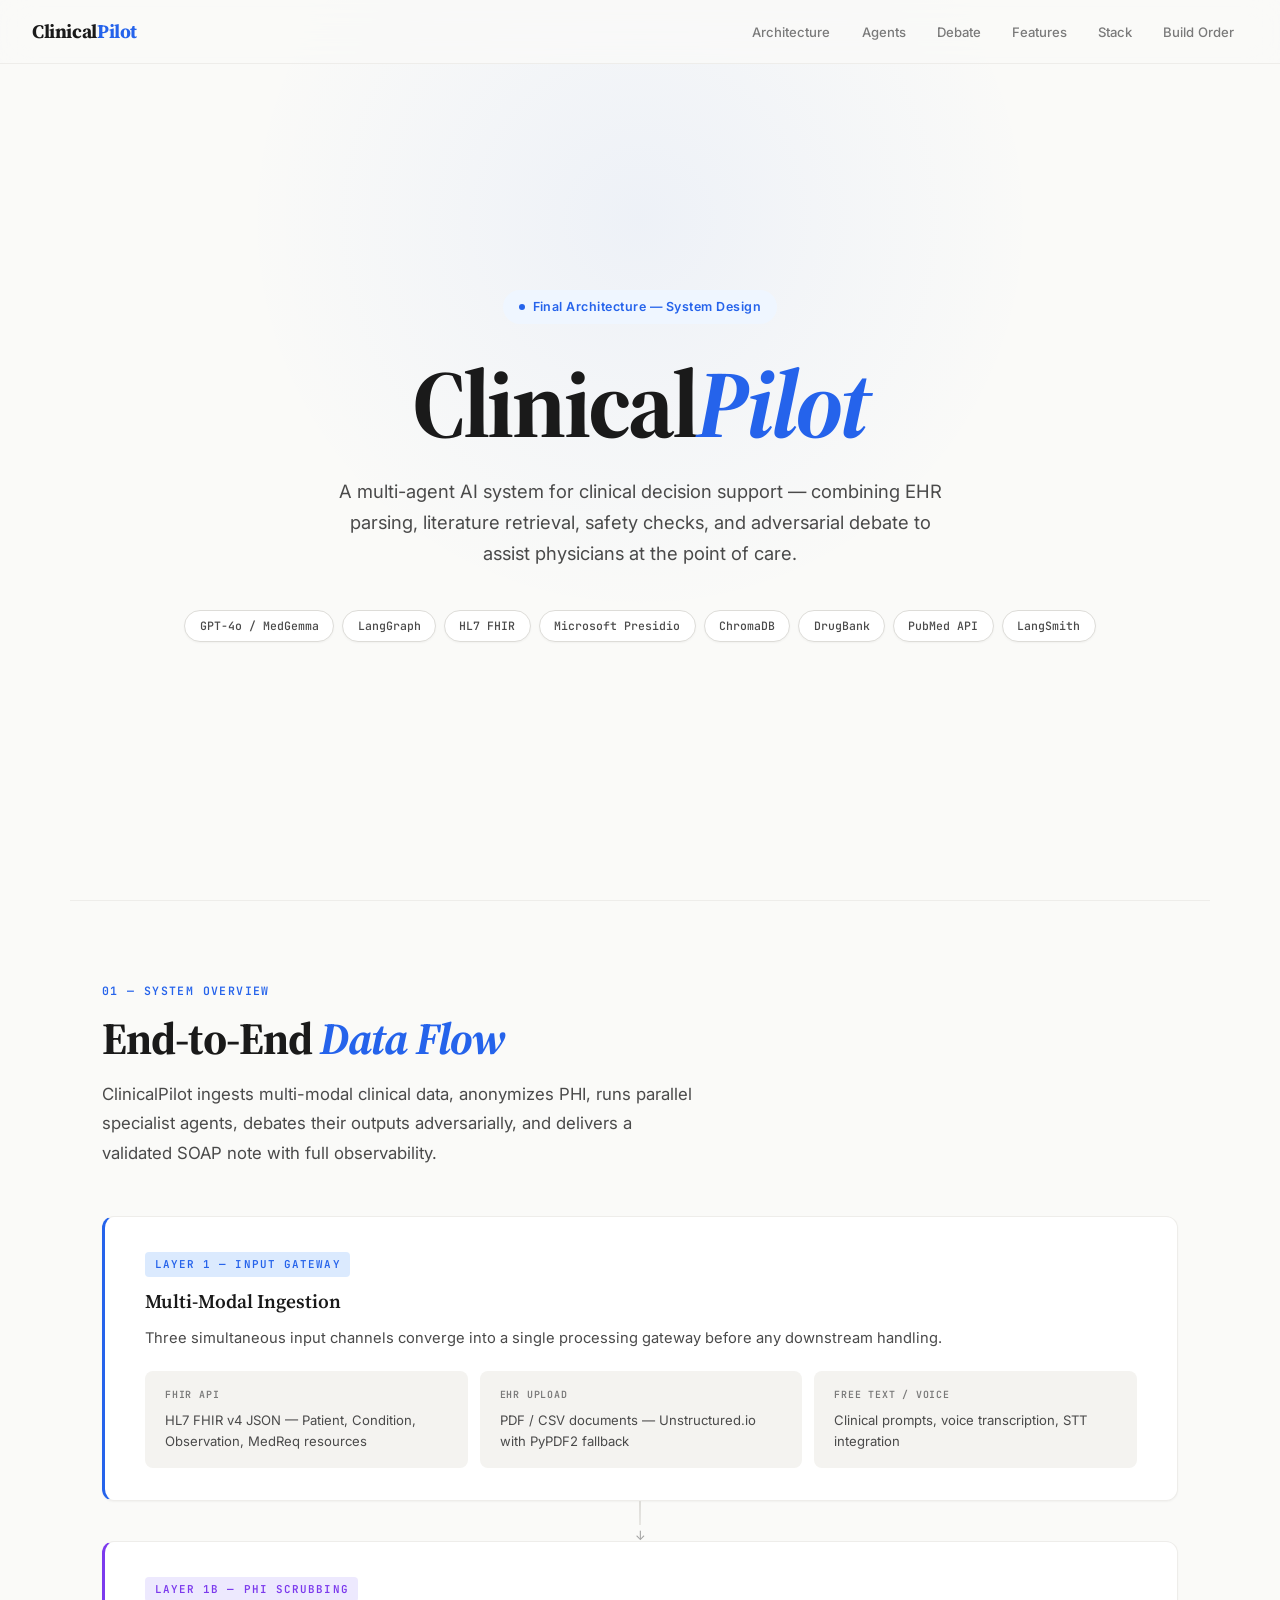
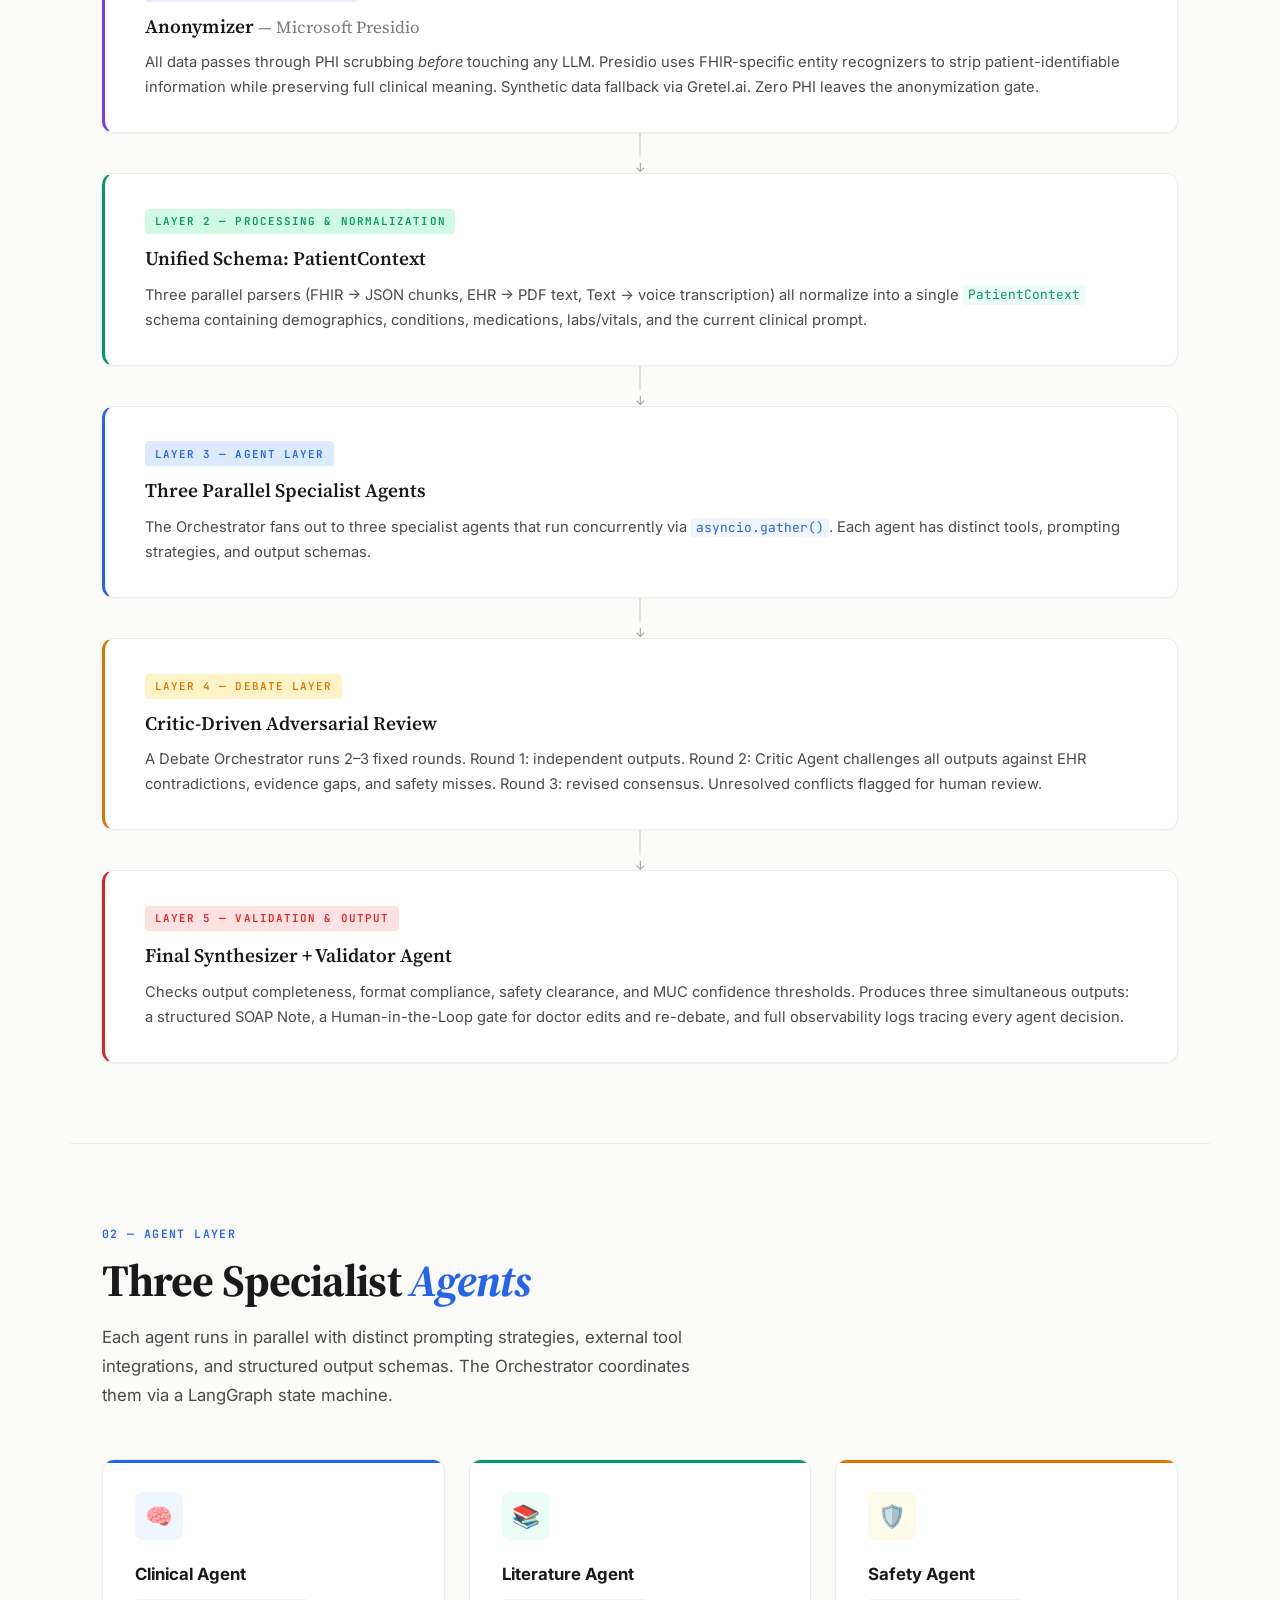
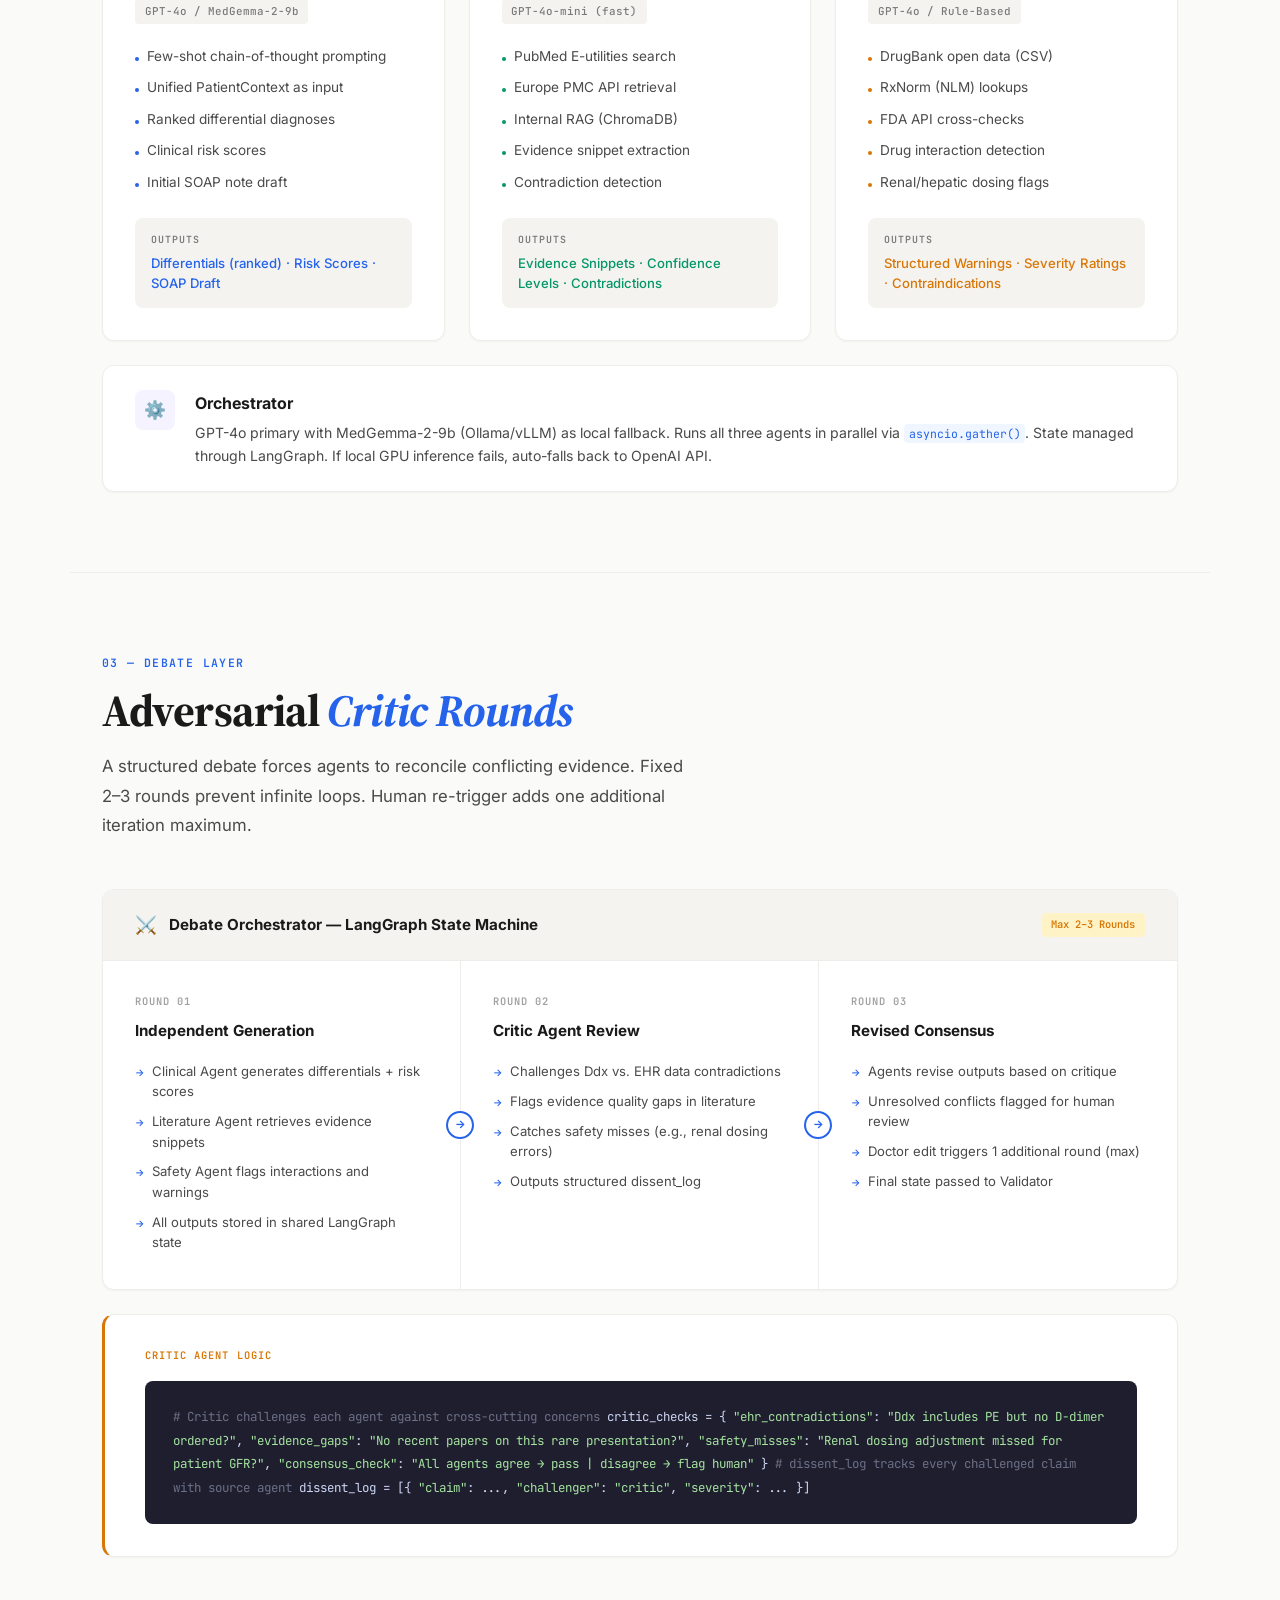
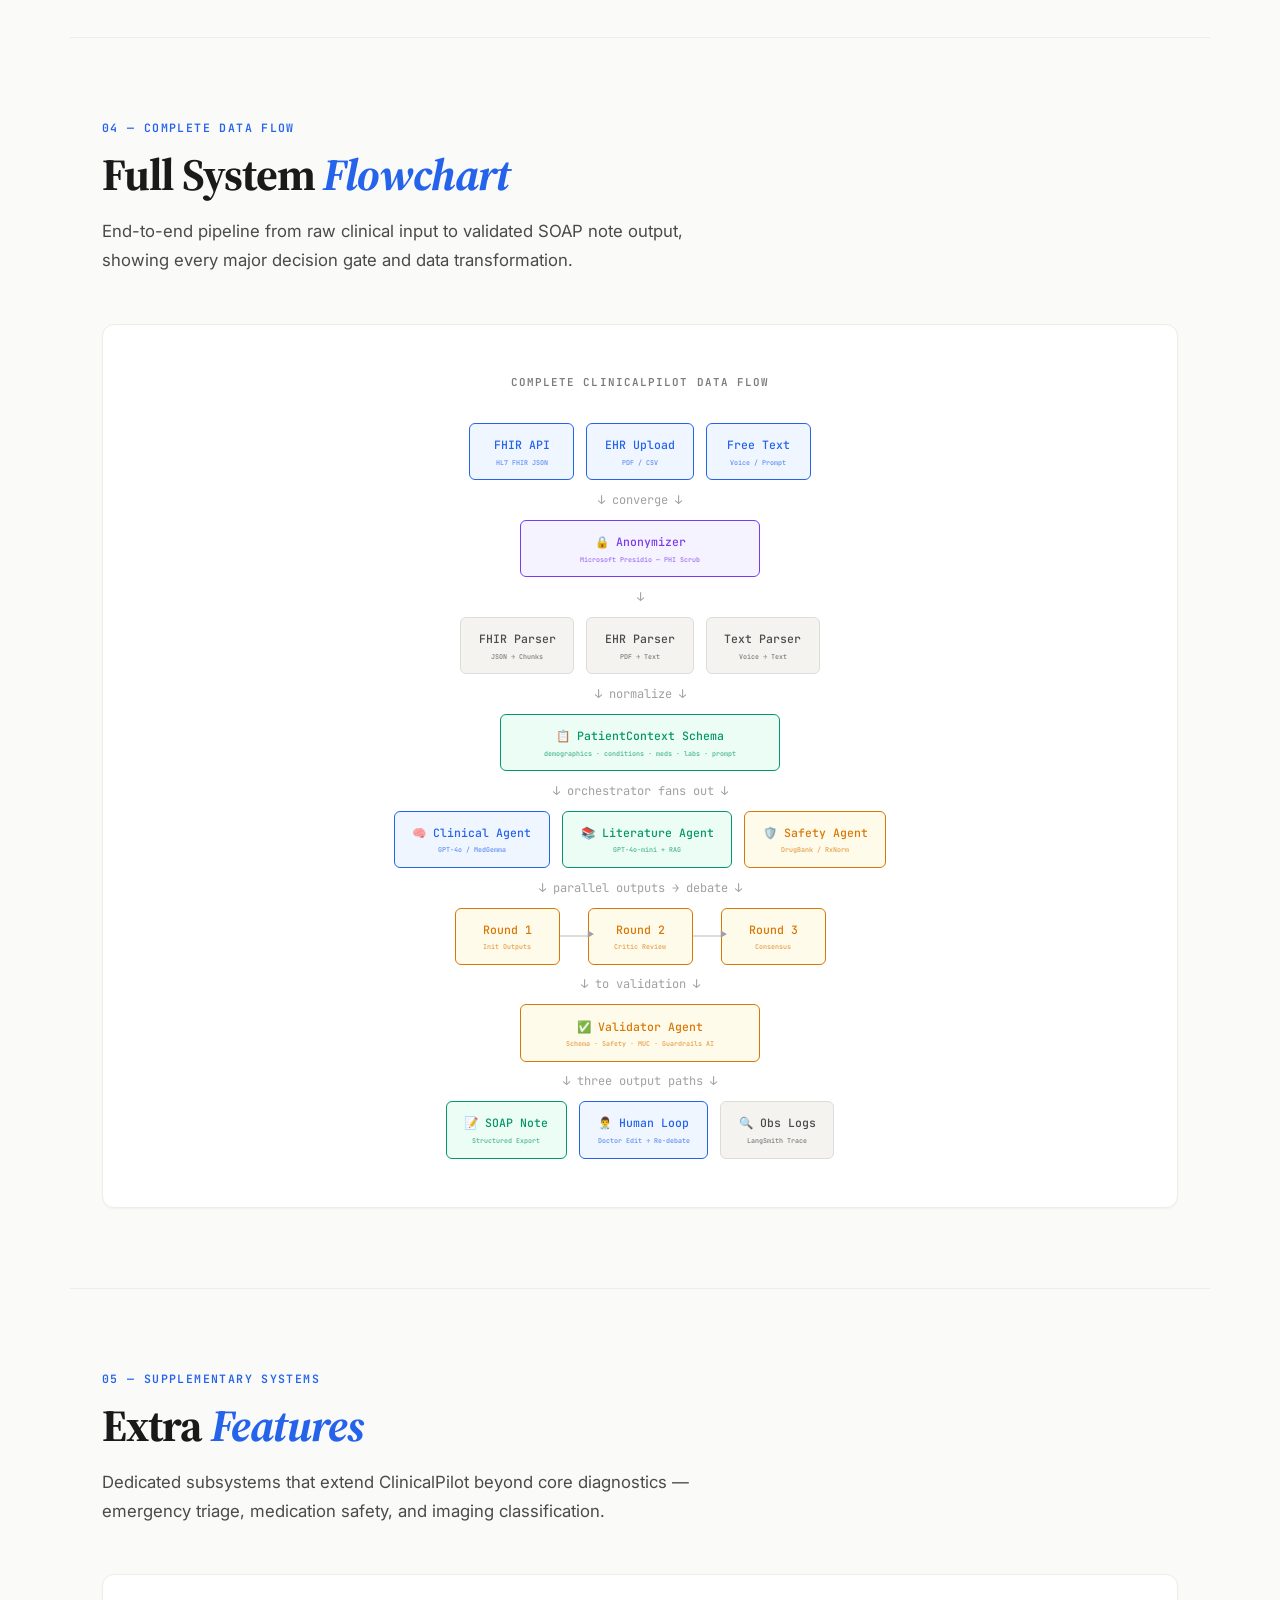
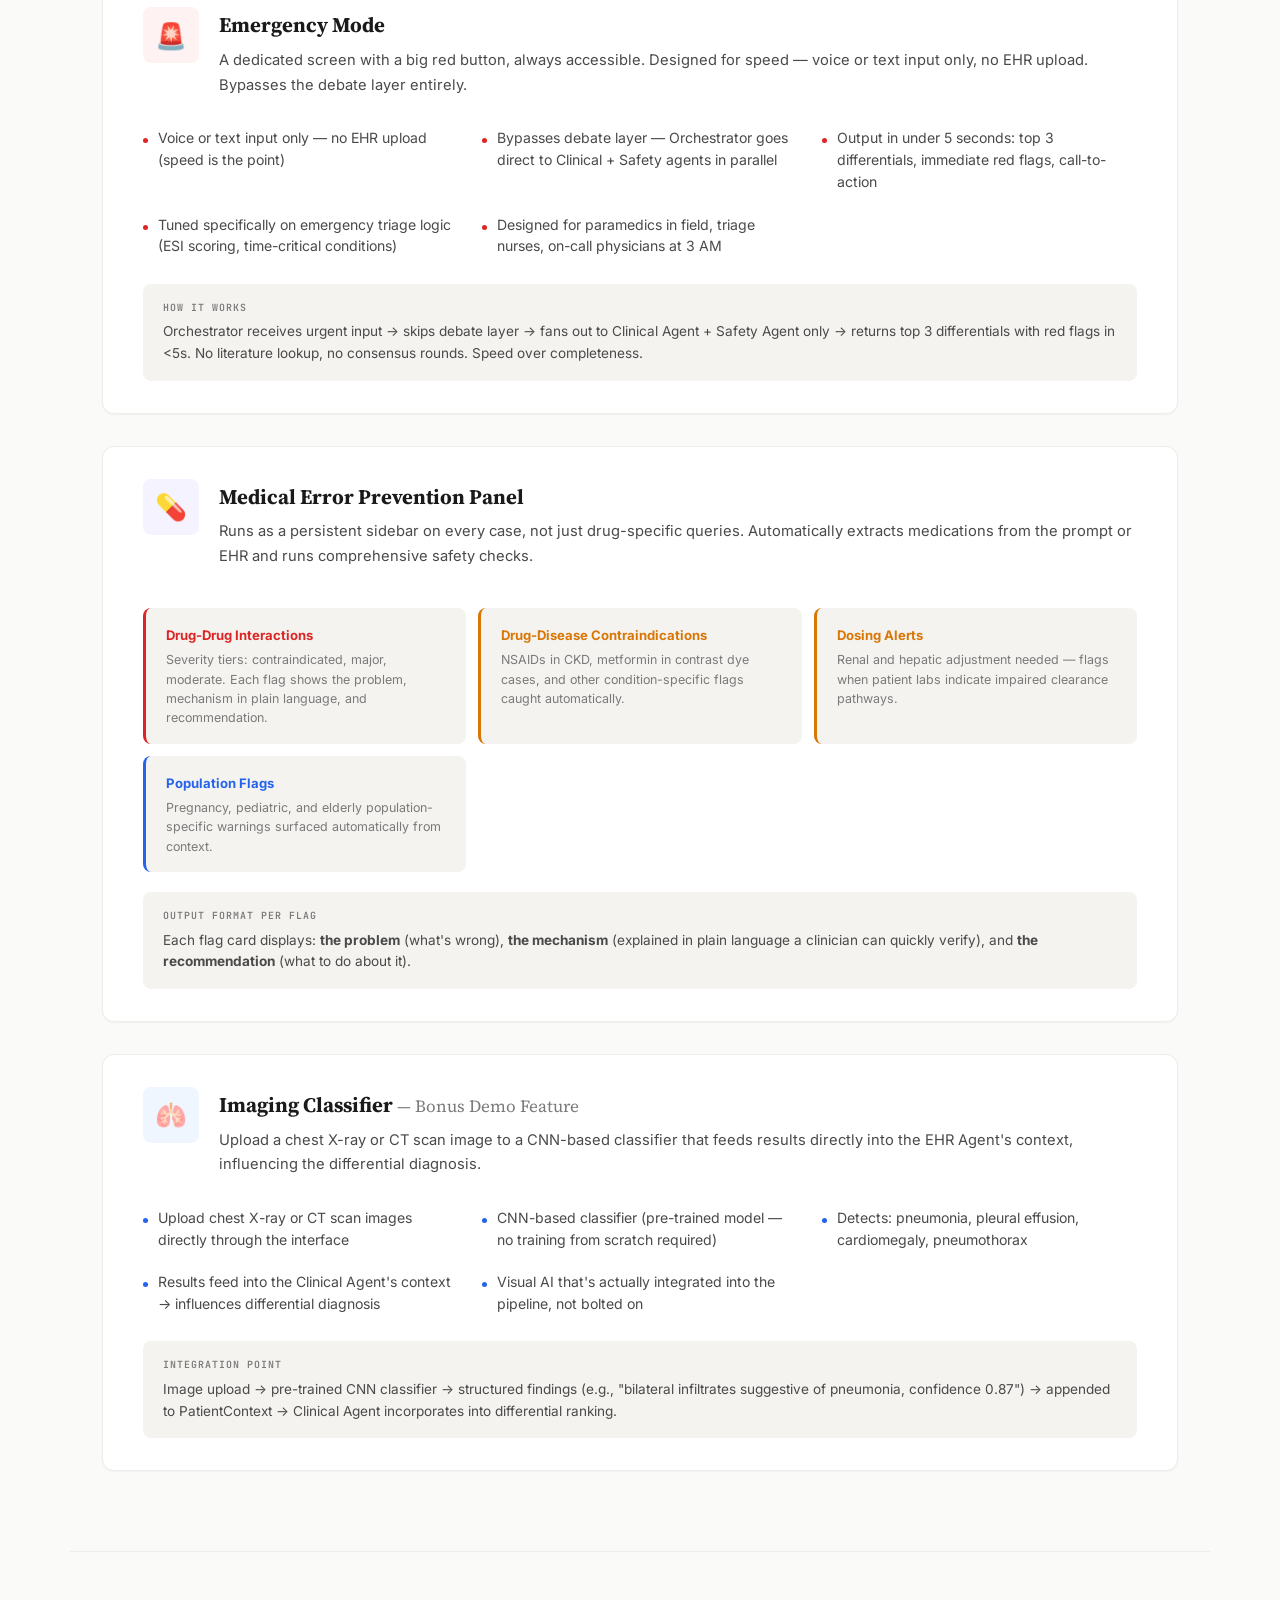
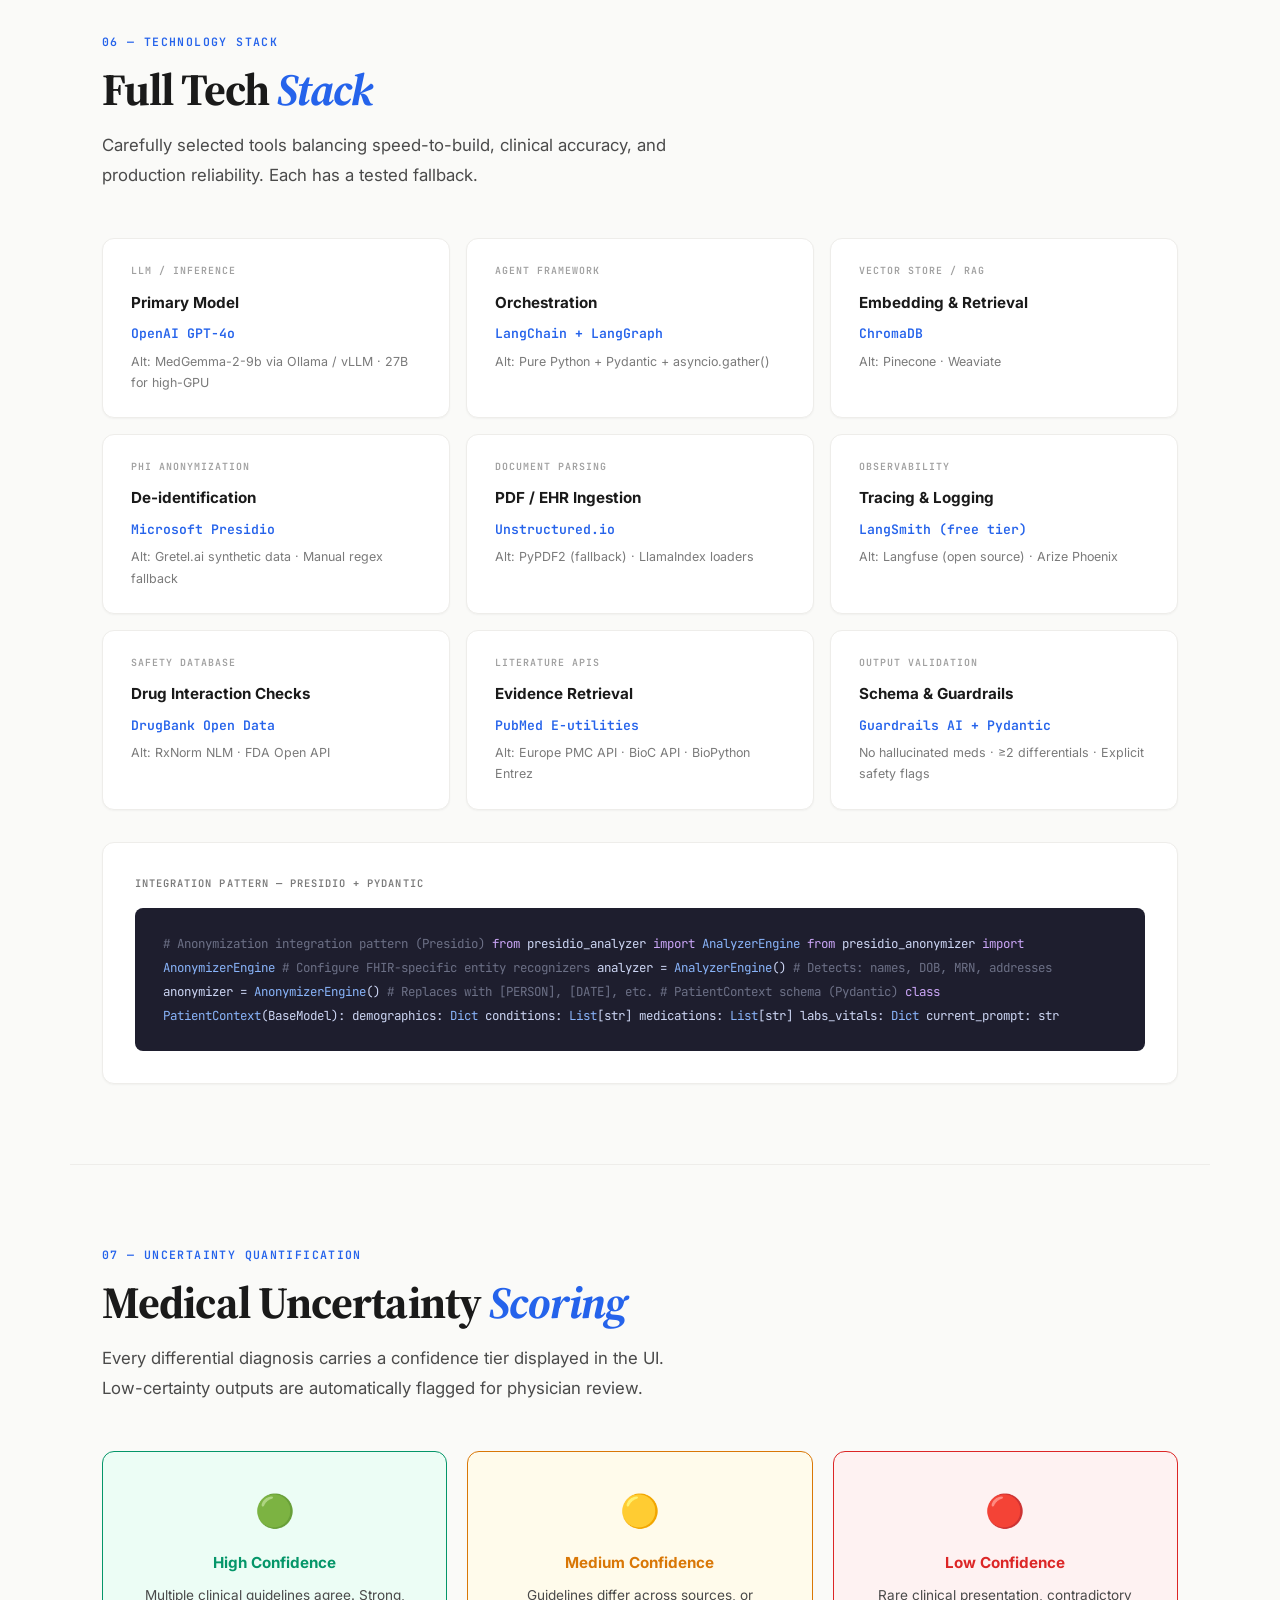
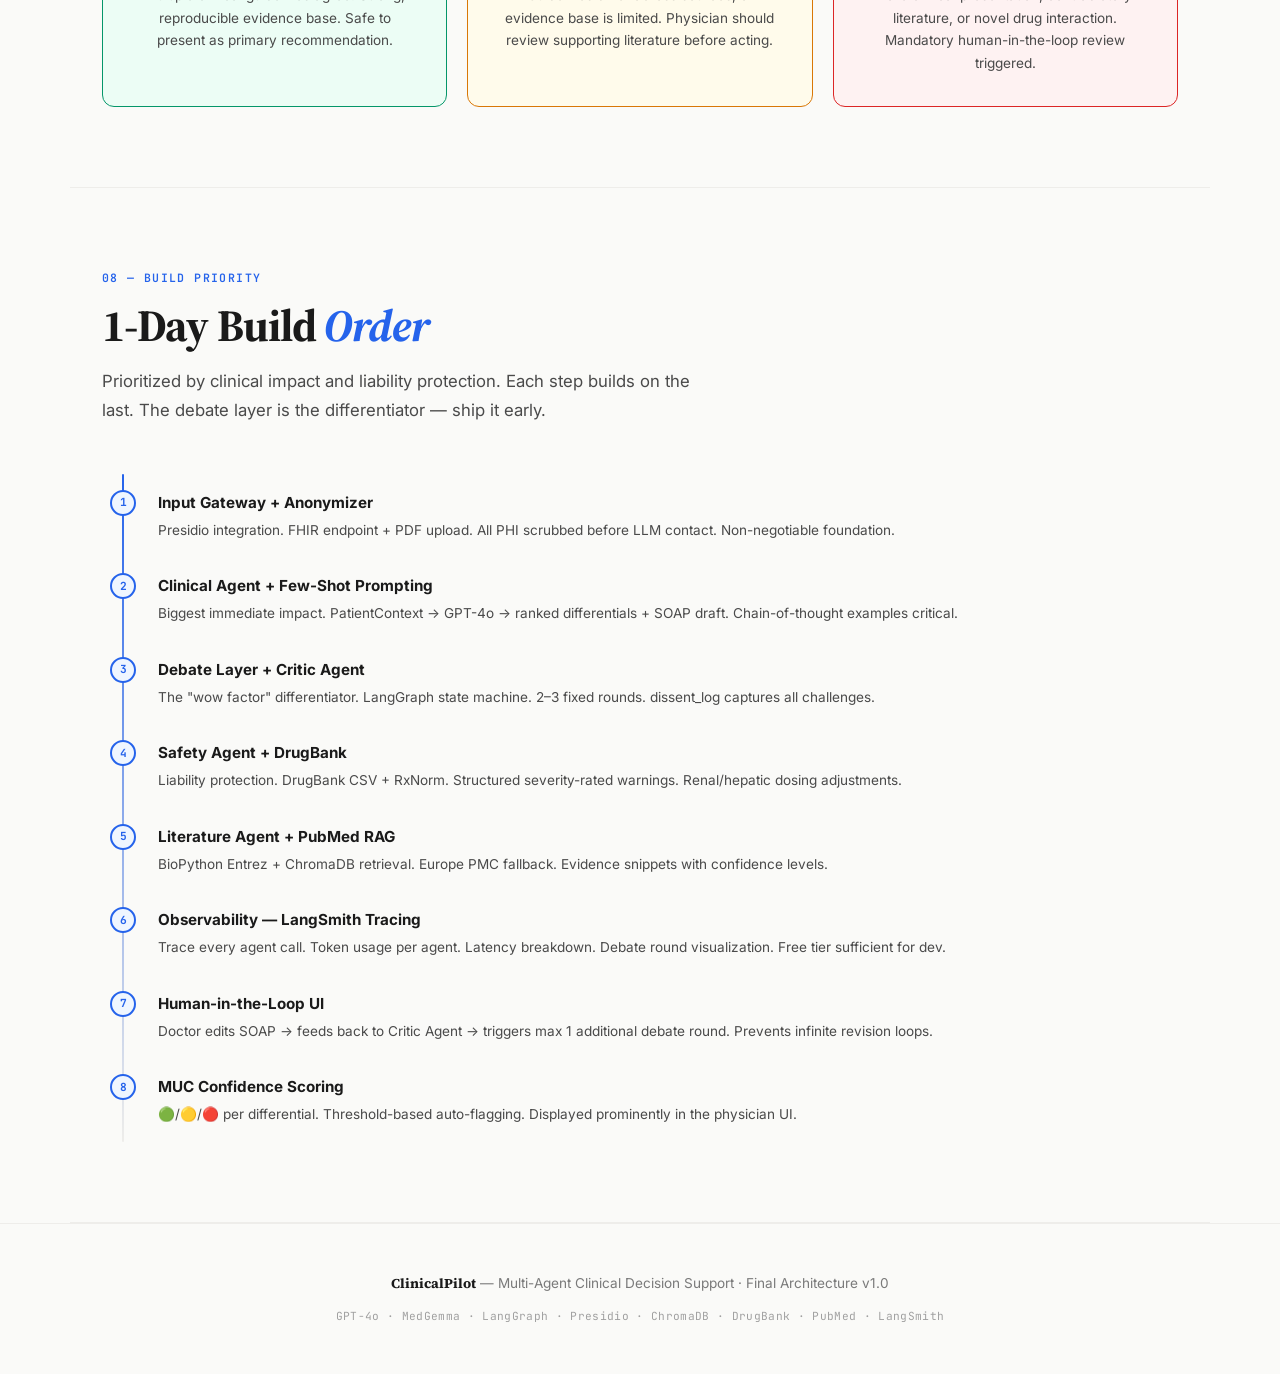
<file: FRONTEND_v2.html>
<!DOCTYPE html>
<html lang="en">
<head>
<meta charset="UTF-8">
<meta name="viewport" content="width=device-width, initial-scale=1.0">
<title>ClinicalPilot — Architecture</title>
<link href="https://fonts.googleapis.com/css2?family=Source+Serif+4:ital,opsz,wght@0,8..60,300;0,8..60,400;0,8..60,600;0,8..60,700;1,8..60,400;1,8..60,600&family=Inter:wght@300;400;500;600;700&family=JetBrains+Mono:wght@300;400;500;600&display=swap" rel="stylesheet">
<style>
  :root {
    --bg: #FAFAF8;
    --surface: #FFFFFF;
    --panel: #F4F3F0;
    --panel-alt: #EEEDEA;
    --border: #DDDCD8;
    --border-light: #EEEDEA;
    --accent: #2563EB;
    --accent-light: #DBEAFE;
    --accent-soft: #EFF6FF;
    --green: #059669;
    --green-light: #D1FAE5;
    --green-soft: #ECFDF5;
    --red: #DC2626;
    --red-light: #FEE2E2;
    --red-soft: #FEF2F2;
    --orange: #D97706;
    --orange-light: #FEF3C7;
    --orange-soft: #FFFBEB;
    --purple: #7C3AED;
    --purple-light: #EDE9FE;
    --purple-soft: #F5F3FF;
    --text: #1A1A1A;
    --text-secondary: #4A4A4A;
    --text-muted: #7A7A7A;
    --text-faint: #A0A0A0;
    --white: #FFFFFF;
    --shadow-sm: 0 1px 2px rgba(0,0,0,0.04);
    --shadow-md: 0 4px 12px rgba(0,0,0,0.06);
    --shadow-lg: 0 8px 30px rgba(0,0,0,0.08);
    --radius: 12px;
    --radius-sm: 8px;
    --radius-xs: 6px;
  }

  *, *::before, *::after { box-sizing: border-box; margin: 0; padding: 0; }
  html { scroll-behavior: smooth; }

  body {
    background: var(--bg);
    color: var(--text);
    font-family: 'Inter', -apple-system, BlinkMacSystemFont, sans-serif;
    overflow-x: hidden;
    line-height: 1.7;
    font-size: 16px;
    -webkit-font-smoothing: antialiased;
    -moz-osx-font-smoothing: grayscale;
  }

  /* ---- NAVIGATION ---- */
  nav {
    position: fixed;
    top: 0; left: 0; right: 0;
    z-index: 100;
    padding: 0 2rem;
    height: 64px;
    display: flex;
    justify-content: space-between;
    align-items: center;
    background: rgba(250,250,248,0.85);
    backdrop-filter: blur(16px) saturate(180%);
    border-bottom: 1px solid var(--border-light);
  }
  .nav-logo {
    font-family: 'Source Serif 4', Georgia, serif;
    font-size: 1.2rem;
    font-weight: 700;
    color: var(--text);
    letter-spacing: -0.02em;
  }
  .nav-logo span { color: var(--accent); }
  .nav-links { display: flex; gap: 0.25rem; list-style: none; }
  .nav-links a {
    font-size: 0.82rem;
    font-weight: 500;
    color: var(--text-muted);
    text-decoration: none;
    padding: 0.4rem 0.85rem;
    border-radius: var(--radius-xs);
    transition: all 0.2s;
  }
  .nav-links a:hover { color: var(--text); background: var(--panel); }
  @media(max-width:768px) { .nav-links { display: none; } }

  /* ---- HERO ---- */
  .hero {
    min-height: 100vh;
    display: flex;
    flex-direction: column;
    justify-content: center;
    align-items: center;
    text-align: center;
    padding: 8rem 2rem 6rem;
    position: relative;
    overflow: hidden;
  }
  .hero::before {
    content: '';
    position: absolute;
    top: -20%;
    left: 50%;
    transform: translateX(-50%);
    width: 800px;
    height: 800px;
    background: radial-gradient(circle, rgba(37,99,235,0.06) 0%, transparent 70%);
    pointer-events: none;
  }
  .hero-badge {
    display: inline-flex;
    align-items: center;
    gap: 8px;
    background: var(--accent-soft);
    color: var(--accent);
    font-size: 0.78rem;
    font-weight: 600;
    padding: 0.4rem 1rem;
    border-radius: 100px;
    margin-bottom: 2rem;
    letter-spacing: 0.04em;
    animation: fadeUp 0.6s ease both;
  }
  .hero-badge::before {
    content: '';
    width: 6px; height: 6px;
    background: var(--accent);
    border-radius: 50%;
    animation: pulse 2s infinite;
  }
  @keyframes pulse { 0%,100% { opacity:1; } 50% { opacity:0.3; } }

  h1 {
    font-family: 'Source Serif 4', Georgia, serif;
    font-size: clamp(3rem, 8vw, 6rem);
    font-weight: 700;
    color: var(--text);
    line-height: 1;
    letter-spacing: -0.03em;
    animation: fadeUp 0.7s 0.1s ease both;
  }
  h1 em {
    font-style: italic;
    color: var(--accent);
  }
  .hero-sub {
    margin-top: 1.5rem;
    font-size: 1.15rem;
    color: var(--text-secondary);
    max-width: 620px;
    line-height: 1.7;
    font-weight: 400;
    animation: fadeUp 0.8s 0.2s ease both;
  }
  .hero-pills {
    display: flex;
    flex-wrap: wrap;
    justify-content: center;
    gap: 0.5rem;
    margin-top: 2.5rem;
    animation: fadeUp 0.9s 0.3s ease both;
  }
  .pill {
    background: var(--white);
    border: 1px solid var(--border);
    color: var(--text-secondary);
    padding: 0.35rem 0.9rem;
    font-family: 'JetBrains Mono', monospace;
    font-size: 0.72rem;
    font-weight: 500;
    border-radius: 100px;
    transition: all 0.2s;
    box-shadow: var(--shadow-sm);
  }
  .pill:hover { border-color: var(--accent); color: var(--accent); background: var(--accent-soft); }
  @keyframes fadeUp { from { opacity:0; transform:translateY(20px); } to { opacity:1; transform:none; } }

  /* ---- LAYOUT ---- */
  .container { max-width: 1140px; margin: 0 auto; padding: 0 2rem; }
  section { padding: 5rem 0; }
  .section-divider { height: 1px; background: var(--border-light); max-width: 1140px; margin: 0 auto; }

  .section-header { margin-bottom: 3rem; }
  .section-label {
    font-family: 'JetBrains Mono', monospace;
    font-size: 0.72rem;
    font-weight: 600;
    letter-spacing: 0.12em;
    color: var(--accent);
    text-transform: uppercase;
    margin-bottom: 0.75rem;
  }
  h2 {
    font-family: 'Source Serif 4', Georgia, serif;
    font-size: clamp(1.8rem, 4vw, 2.8rem);
    font-weight: 700;
    color: var(--text);
    line-height: 1.15;
    letter-spacing: -0.02em;
    margin-bottom: 1rem;
  }
  h2 em { font-style: italic; color: var(--accent); }
  .section-desc {
    color: var(--text-secondary);
    max-width: 600px;
    font-size: 1.05rem;
    line-height: 1.75;
  }

  /* ---- CARDS ---- */
  .card {
    background: var(--white);
    border: 1px solid var(--border-light);
    border-radius: var(--radius);
    padding: 2rem;
    box-shadow: var(--shadow-sm);
    transition: box-shadow 0.3s, transform 0.3s;
  }
  .card:hover { box-shadow: var(--shadow-md); transform: translateY(-2px); }

  /* ---- FLOW PIPELINE ---- */
  .pipeline { display: flex; flex-direction: column; align-items: center; gap: 0; }

  .flow-card {
    width: 100%;
    background: var(--white);
    border: 1px solid var(--border-light);
    border-radius: var(--radius);
    padding: 2rem 2.5rem;
    box-shadow: var(--shadow-sm);
    position: relative;
    transition: box-shadow 0.25s;
  }
  .flow-card:hover { box-shadow: var(--shadow-md); }
  .flow-card.accent-border { border-left: 3px solid var(--accent); }
  .flow-card.green-border { border-left: 3px solid var(--green); }
  .flow-card.orange-border { border-left: 3px solid var(--orange); }
  .flow-card.purple-border { border-left: 3px solid var(--purple); }
  .flow-card.red-border { border-left: 3px solid var(--red); }

  .flow-tag {
    font-family: 'JetBrains Mono', monospace;
    font-size: 0.68rem;
    font-weight: 600;
    letter-spacing: 0.1em;
    text-transform: uppercase;
    margin-bottom: 0.5rem;
    display: inline-block;
    padding: 0.2rem 0.6rem;
    border-radius: 4px;
  }
  .flow-tag.blue { background: var(--accent-light); color: var(--accent); }
  .flow-tag.green { background: var(--green-light); color: var(--green); }
  .flow-tag.orange { background: var(--orange-light); color: var(--orange); }
  .flow-tag.purple { background: var(--purple-light); color: var(--purple); }
  .flow-tag.red { background: var(--red-light); color: var(--red); }

  .flow-card h3 {
    font-family: 'Source Serif 4', Georgia, serif;
    font-size: 1.2rem;
    font-weight: 600;
    color: var(--text);
    margin-bottom: 0.5rem;
  }
  .flow-card p { font-size: 0.92rem; color: var(--text-secondary); line-height: 1.7; }

  .flow-connector {
    width: 2px;
    height: 40px;
    background: linear-gradient(to bottom, var(--border), var(--border-light));
    position: relative;
  }
  .flow-connector::after {
    content: '↓';
    position: absolute;
    bottom: -6px;
    left: 50%;
    transform: translateX(-50%);
    font-size: 0.8rem;
    color: var(--text-faint);
    background: var(--bg);
    padding: 0 4px;
  }

  .flow-sub-cards {
    display: grid;
    grid-template-columns: repeat(3, 1fr);
    gap: 0.75rem;
    margin-top: 1.25rem;
  }
  @media(max-width: 640px) { .flow-sub-cards { grid-template-columns: 1fr; } }
  .flow-sub-card {
    background: var(--panel);
    border-radius: var(--radius-sm);
    padding: 1rem 1.25rem;
  }
  .flow-sub-card .label {
    font-family: 'JetBrains Mono', monospace;
    font-size: 0.62rem;
    font-weight: 600;
    letter-spacing: 0.08em;
    color: var(--text-muted);
    text-transform: uppercase;
    margin-bottom: 0.4rem;
  }
  .flow-sub-card .content { font-size: 0.82rem; color: var(--text-secondary); line-height: 1.6; }

  /* ---- AGENT CARDS ---- */
  .agents-grid {
    display: grid;
    grid-template-columns: repeat(3, 1fr);
    gap: 1.5rem;
    margin-top: 2.5rem;
  }
  @media(max-width: 768px) { .agents-grid { grid-template-columns: 1fr; } }

  .agent-card {
    background: var(--white);
    border: 1px solid var(--border-light);
    border-radius: var(--radius);
    padding: 2rem;
    box-shadow: var(--shadow-sm);
    transition: box-shadow 0.3s, transform 0.3s;
    position: relative;
    overflow: hidden;
  }
  .agent-card::before {
    content: '';
    position: absolute;
    top: 0; left: 0; right: 0;
    height: 3px;
  }
  .agent-card.blue::before { background: var(--accent); }
  .agent-card.green::before { background: var(--green); }
  .agent-card.orange::before { background: var(--orange); }
  .agent-card:hover { box-shadow: var(--shadow-md); transform: translateY(-3px); }

  .agent-icon {
    width: 48px; height: 48px;
    border-radius: var(--radius-sm);
    display: flex;
    align-items: center;
    justify-content: center;
    font-size: 1.4rem;
    margin-bottom: 1.25rem;
  }
  .agent-icon.blue { background: var(--accent-soft); }
  .agent-icon.green { background: var(--green-soft); }
  .agent-icon.orange { background: var(--orange-soft); }

  .agent-card h3 { font-size: 1.05rem; font-weight: 700; color: var(--text); margin-bottom: 0.5rem; }
  .agent-model-tag {
    font-family: 'JetBrains Mono', monospace;
    font-size: 0.68rem;
    font-weight: 500;
    background: var(--panel);
    color: var(--text-muted);
    padding: 0.2rem 0.6rem;
    border-radius: 4px;
    display: inline-block;
    margin-bottom: 1rem;
  }
  .agent-card ul { list-style: none; margin-bottom: 1.25rem; }
  .agent-card ul li {
    font-size: 0.85rem;
    color: var(--text-secondary);
    padding: 0.35rem 0;
    display: flex;
    align-items: baseline;
    gap: 8px;
    line-height: 1.5;
  }
  .agent-card ul li::before {
    content: '';
    width: 4px; height: 4px;
    border-radius: 50%;
    flex-shrink: 0;
    margin-top: 0.5em;
  }
  .agent-card.blue ul li::before { background: var(--accent); }
  .agent-card.green ul li::before { background: var(--green); }
  .agent-card.orange ul li::before { background: var(--orange); }

  .agent-output-box {
    background: var(--panel);
    border-radius: var(--radius-sm);
    padding: 0.9rem 1rem;
  }
  .agent-output-label {
    font-family: 'JetBrains Mono', monospace;
    font-size: 0.62rem;
    font-weight: 600;
    letter-spacing: 0.1em;
    color: var(--text-muted);
    text-transform: uppercase;
    margin-bottom: 0.3rem;
  }
  .agent-output-value { font-size: 0.82rem; font-weight: 500; line-height: 1.5; }
  .agent-output-value.blue { color: var(--accent); }
  .agent-output-value.green { color: var(--green); }
  .agent-output-value.orange { color: var(--orange); }

  /* ---- ORCHESTRATOR NOTE ---- */
  .orchestrator-note {
    margin-top: 1.5rem;
    background: var(--white);
    border: 1px solid var(--border-light);
    border-radius: var(--radius);
    padding: 1.5rem 2rem;
    display: flex;
    gap: 1.25rem;
    align-items: flex-start;
    box-shadow: var(--shadow-sm);
  }
  .orchestrator-note .icon {
    width: 40px; height: 40px;
    background: var(--purple-soft);
    border-radius: var(--radius-sm);
    display: flex;
    align-items: center;
    justify-content: center;
    font-size: 1.1rem;
    flex-shrink: 0;
  }
  .orchestrator-note h4 { font-weight: 700; color: var(--text); margin-bottom: 0.25rem; }
  .orchestrator-note p { font-size: 0.88rem; color: var(--text-secondary); line-height: 1.65; }
  .orchestrator-note code {
    font-family: 'JetBrains Mono', monospace;
    font-size: 0.82em;
    background: var(--accent-soft);
    color: var(--accent);
    padding: 0.15em 0.4em;
    border-radius: 4px;
  }

  /* ---- DEBATE ---- */
  .debate-container {
    margin-top: 2.5rem;
    background: var(--white);
    border: 1px solid var(--border-light);
    border-radius: var(--radius);
    overflow: hidden;
    box-shadow: var(--shadow-sm);
  }
  .debate-header {
    background: var(--panel);
    border-bottom: 1px solid var(--border-light);
    padding: 1.25rem 2rem;
    display: flex;
    align-items: center;
    justify-content: space-between;
  }
  .debate-header-left { display: flex; align-items: center; gap: 0.75rem; }
  .debate-header h3 { font-size: 0.95rem; font-weight: 700; color: var(--text); }
  .debate-badge {
    font-family: 'JetBrains Mono', monospace;
    font-size: 0.65rem;
    font-weight: 600;
    background: var(--orange-light);
    color: var(--orange);
    padding: 0.2rem 0.6rem;
    border-radius: 4px;
  }
  .debate-rounds {
    display: grid;
    grid-template-columns: repeat(3, 1fr);
  }
  @media(max-width: 640px) { .debate-rounds { grid-template-columns: 1fr; } }

  .debate-round {
    padding: 2rem;
    border-right: 1px solid var(--border-light);
    position: relative;
  }
  .debate-round:last-child { border-right: none; }
  .round-number {
    font-family: 'JetBrains Mono', monospace;
    font-size: 0.65rem;
    font-weight: 600;
    letter-spacing: 0.1em;
    color: var(--text-faint);
    text-transform: uppercase;
    margin-bottom: 0.5rem;
  }
  .round-title {
    font-weight: 700;
    color: var(--text);
    margin-bottom: 0.75rem;
    font-size: 0.95rem;
  }
  .round-items { list-style: none; }
  .round-items li {
    font-size: 0.82rem;
    color: var(--text-secondary);
    padding: 0.3rem 0;
    display: flex;
    gap: 8px;
    align-items: baseline;
    line-height: 1.55;
  }
  .round-items li::before {
    content: '→';
    color: var(--accent);
    font-weight: 600;
    font-size: 0.75em;
    flex-shrink: 0;
    margin-top: 0.15em;
  }
  .round-arrow {
    position: absolute;
    right: -14px; top: 50%;
    transform: translateY(-50%);
    z-index: 2;
    width: 28px; height: 28px;
    background: var(--white);
    border: 2px solid var(--accent);
    border-radius: 50%;
    display: flex;
    align-items: center;
    justify-content: center;
    font-size: 0.7rem;
    color: var(--accent);
    font-weight: 700;
  }
  @media(max-width: 640px) { .round-arrow { display: none; } }

  /* Critic detail */
  .critic-detail {
    margin-top: 1.5rem;
    background: var(--white);
    border: 1px solid var(--border-light);
    border-left: 3px solid var(--orange);
    border-radius: var(--radius);
    padding: 2rem 2.5rem;
    box-shadow: var(--shadow-sm);
  }
  .critic-detail .tag {
    font-family: 'JetBrains Mono', monospace;
    font-size: 0.65rem;
    font-weight: 600;
    letter-spacing: 0.1em;
    color: var(--orange);
    text-transform: uppercase;
    margin-bottom: 0.75rem;
  }

  /* ---- CODE BLOCK ---- */
  .code-block {
    background: #1E1E2E;
    border-radius: var(--radius-sm);
    padding: 1.5rem 1.75rem;
    font-family: 'JetBrains Mono', monospace;
    font-size: 0.78rem;
    color: #CDD6F4;
    overflow-x: auto;
    line-height: 1.9;
    margin-top: 1rem;
  }
  .code-comment { color: #6C7086; }
  .code-key { color: #CBA6F7; }
  .code-string { color: #A6E3A1; }
  .code-fn { color: #89B4FA; }

  /* ---- FLOWCHART SECTION ---- */
  .flowchart-container {
    margin-top: 3rem;
    background: var(--white);
    border: 1px solid var(--border-light);
    border-radius: var(--radius);
    padding: 3rem 2.5rem;
    box-shadow: var(--shadow-sm);
    overflow-x: auto;
  }
  .flowchart-title {
    text-align: center;
    font-family: 'JetBrains Mono', monospace;
    font-size: 0.68rem;
    font-weight: 600;
    letter-spacing: 0.1em;
    color: var(--text-muted);
    margin-bottom: 2rem;
    text-transform: uppercase;
  }
  .fc-row {
    display: flex;
    justify-content: center;
    gap: 0.75rem;
    flex-wrap: wrap;
  }
  .fc-box {
    background: var(--panel);
    border: 1px solid var(--border);
    border-radius: var(--radius-xs);
    padding: 0.7rem 1.1rem;
    font-family: 'JetBrains Mono', monospace;
    font-size: 0.72rem;
    font-weight: 500;
    color: var(--text-secondary);
    text-align: center;
    min-width: 105px;
    white-space: nowrap;
    transition: all 0.2s;
  }
  .fc-box:hover { border-color: var(--accent); color: var(--accent); }
  .fc-box.blue { border-color: var(--accent); color: var(--accent); background: var(--accent-soft); }
  .fc-box.green { border-color: var(--green); color: var(--green); background: var(--green-soft); }
  .fc-box.orange { border-color: var(--orange); color: var(--orange); background: var(--orange-soft); }
  .fc-box.purple { border-color: var(--purple); color: var(--purple); background: var(--purple-soft); }
  .fc-box.warn { border-color: var(--orange); color: var(--orange); background: var(--orange-soft); }
  .fc-box .sub { font-size: 0.58em; opacity: 0.7; display: block; margin-top: 2px; }

  .fc-label {
    font-family: 'JetBrains Mono', monospace;
    font-size: 0.75rem;
    color: var(--text-faint);
    text-align: center;
    padding: 0.6rem 0;
  }
  .fc-arrow-h {
    width: 28px; height: 2px;
    background: var(--border);
    position: relative;
    flex-shrink: 0;
    align-self: center;
  }
  .fc-arrow-h::after {
    content: '▶';
    position: absolute;
    right: -6px; top: -7px;
    font-size: 0.5rem;
    color: var(--text-faint);
  }

  /* ---- TECH STACK ---- */
  .stack-grid {
    display: grid;
    grid-template-columns: repeat(auto-fill, minmax(300px, 1fr));
    gap: 1rem;
    margin-top: 2.5rem;
  }
  .stack-card {
    background: var(--white);
    border: 1px solid var(--border-light);
    border-radius: var(--radius);
    padding: 1.5rem 1.75rem;
    box-shadow: var(--shadow-sm);
    transition: box-shadow 0.3s;
  }
  .stack-card:hover { box-shadow: var(--shadow-md); }
  .stack-category {
    font-family: 'JetBrains Mono', monospace;
    font-size: 0.62rem;
    font-weight: 600;
    letter-spacing: 0.1em;
    color: var(--text-faint);
    text-transform: uppercase;
    margin-bottom: 0.6rem;
  }
  .stack-card h4 { color: var(--text); font-size: 0.95rem; font-weight: 700; margin-bottom: 0.5rem; }
  .stack-primary {
    font-family: 'JetBrains Mono', monospace;
    font-size: 0.82rem;
    font-weight: 600;
    color: var(--accent);
    margin-bottom: 0.3rem;
  }
  .stack-alt { font-size: 0.78rem; color: var(--text-muted); }
  .stack-alt span { color: var(--text-faint); margin: 0 3px; }

  /* ---- MUC ---- */
  .muc-grid {
    display: grid;
    grid-template-columns: repeat(3, 1fr);
    gap: 1.25rem;
    margin-top: 2.5rem;
  }
  @media(max-width: 640px) { .muc-grid { grid-template-columns: 1fr; } }
  .muc-card {
    padding: 2rem;
    border-radius: var(--radius);
    border: 1px solid;
    text-align: center;
    transition: box-shadow 0.3s;
  }
  .muc-card:hover { box-shadow: var(--shadow-md); }
  .muc-card.high { border-color: var(--green); background: var(--green-soft); }
  .muc-card.medium { border-color: var(--orange); background: var(--orange-soft); }
  .muc-card.low { border-color: var(--red); background: var(--red-soft); }
  .muc-icon { font-size: 2rem; margin-bottom: 0.75rem; }
  .muc-card h4 { font-size: 0.95rem; font-weight: 700; margin-bottom: 0.5rem; }
  .muc-card.high h4 { color: var(--green); }
  .muc-card.medium h4 { color: var(--orange); }
  .muc-card.low h4 { color: var(--red); }
  .muc-card p { font-size: 0.85rem; color: var(--text-secondary); line-height: 1.65; }

  /* ---- TIMELINE ---- */
  .timeline { margin-top: 2.5rem; position: relative; }
  .timeline::before {
    content: '';
    position: absolute;
    left: 20px; top: 0; bottom: 0;
    width: 2px;
    background: linear-gradient(to bottom, var(--accent), var(--border-light));
    border-radius: 1px;
  }
  .timeline-item {
    display: flex;
    gap: 1.5rem;
    padding: 1rem 0 1rem 3.5rem;
    position: relative;
  }
  .timeline-num {
    position: absolute;
    left: 8px; top: 1rem;
    width: 26px; height: 26px;
    background: var(--accent-soft);
    border: 2px solid var(--accent);
    border-radius: 50%;
    display: flex;
    align-items: center;
    justify-content: center;
    font-family: 'JetBrains Mono', monospace;
    font-size: 0.7rem;
    font-weight: 700;
    color: var(--accent);
  }
  .timeline-content h4 { font-weight: 700; color: var(--text); margin-bottom: 0.2rem; font-size: 0.95rem; }
  .timeline-content p { font-size: 0.85rem; color: var(--text-secondary); line-height: 1.65; }

  /* ---- EXTRA FEATURES ---- */
  .features-grid {
    display: grid;
    grid-template-columns: 1fr;
    gap: 2rem;
    margin-top: 2.5rem;
  }
  .feature-card {
    background: var(--white);
    border: 1px solid var(--border-light);
    border-radius: var(--radius);
    overflow: hidden;
    box-shadow: var(--shadow-sm);
    transition: box-shadow 0.3s;
  }
  .feature-card:hover { box-shadow: var(--shadow-md); }

  .feature-card-header {
    padding: 2rem 2.5rem 1.5rem;
    display: flex;
    gap: 1.25rem;
    align-items: flex-start;
  }
  .feature-icon-lg {
    width: 56px; height: 56px;
    border-radius: var(--radius-sm);
    display: flex;
    align-items: center;
    justify-content: center;
    font-size: 1.6rem;
    flex-shrink: 0;
  }
  .feature-icon-lg.red { background: var(--red-soft); }
  .feature-icon-lg.purple { background: var(--purple-soft); }
  .feature-icon-lg.blue { background: var(--accent-soft); }

  .feature-card-header h3 {
    font-family: 'Source Serif 4', Georgia, serif;
    font-size: 1.3rem;
    font-weight: 700;
    color: var(--text);
    margin-bottom: 0.35rem;
  }
  .feature-card-header p {
    font-size: 0.92rem;
    color: var(--text-secondary);
    line-height: 1.65;
  }

  .feature-card-body {
    padding: 0 2.5rem 2rem;
  }

  .feature-bullets {
    list-style: none;
    display: grid;
    grid-template-columns: repeat(auto-fit, minmax(260px, 1fr));
    gap: 0.5rem 1.5rem;
  }
  .feature-bullets li {
    font-size: 0.88rem;
    color: var(--text-secondary);
    padding: 0.4rem 0;
    display: flex;
    align-items: baseline;
    gap: 10px;
    line-height: 1.55;
  }
  .feature-bullets li::before {
    content: '';
    width: 5px; height: 5px;
    border-radius: 50%;
    flex-shrink: 0;
    margin-top: 0.45em;
  }
  .feature-card.red-theme .feature-bullets li::before { background: var(--red); }
  .feature-card.purple-theme .feature-bullets li::before { background: var(--purple); }
  .feature-card.blue-theme .feature-bullets li::before { background: var(--accent); }

  .feature-use-case {
    margin-top: 1.25rem;
    padding: 1rem 1.25rem;
    background: var(--panel);
    border-radius: var(--radius-sm);
    font-size: 0.85rem;
    color: var(--text-secondary);
    line-height: 1.6;
  }
  .feature-use-case .uc-label {
    font-family: 'JetBrains Mono', monospace;
    font-size: 0.62rem;
    font-weight: 600;
    letter-spacing: 0.1em;
    color: var(--text-muted);
    text-transform: uppercase;
    margin-bottom: 0.35rem;
  }

  /* ---- MED ERROR PANEL ---- */
  .flag-cards {
    display: grid;
    grid-template-columns: repeat(auto-fit, minmax(240px, 1fr));
    gap: 0.75rem;
    margin-top: 1rem;
  }
  .flag-card {
    background: var(--panel);
    border-radius: var(--radius-sm);
    padding: 1rem 1.25rem;
    border-left: 3px solid;
  }
  .flag-card.severe { border-left-color: var(--red); }
  .flag-card.major { border-left-color: var(--orange); }
  .flag-card.moderate { border-left-color: #D97706; }
  .flag-card.info { border-left-color: var(--accent); }
  .flag-card h5 {
    font-size: 0.82rem;
    font-weight: 700;
    margin-bottom: 0.25rem;
  }
  .flag-card.severe h5 { color: var(--red); }
  .flag-card.major h5 { color: var(--orange); }
  .flag-card.moderate h5 { color: #D97706; }
  .flag-card.info h5 { color: var(--accent); }
  .flag-card p { font-size: 0.78rem; color: var(--text-muted); line-height: 1.55; }

  /* ---- FOOTER ---- */
  footer {
    border-top: 1px solid var(--border-light);
    padding: 3rem 2rem;
    text-align: center;
    font-size: 0.85rem;
    color: var(--text-muted);
  }
  footer strong {
    font-family: 'Source Serif 4', Georgia, serif;
    color: var(--text);
    font-weight: 700;
  }
  .footer-techs {
    margin-top: 0.75rem;
    font-family: 'JetBrains Mono', monospace;
    font-size: 0.7rem;
    color: var(--text-faint);
    letter-spacing: 0.03em;
  }

  /* ---- UTILITIES ---- */
  .mt-1 { margin-top: 0.5rem; }
  .mt-2 { margin-top: 1rem; }
  .mt-3 { margin-top: 1.5rem; }
  .mt-4 { margin-top: 2rem; }

  @media(max-width: 600px) {
    section { padding: 3.5rem 0; }
    .flow-card { padding: 1.5rem; }
    .agents-grid { grid-template-columns: 1fr; }
    .feature-card-header { flex-direction: column; padding: 1.5rem; }
    .feature-card-body { padding: 0 1.5rem 1.5rem; }
    .feature-bullets { grid-template-columns: 1fr; }
  }
</style>
</head>
<body>

<!-- NAVIGATION -->
<nav>
  <div class="nav-logo">Clinical<span>Pilot</span></div>
  <ul class="nav-links">
    <li><a href="#architecture">Architecture</a></li>
    <li><a href="#agents">Agents</a></li>
    <li><a href="#debate">Debate</a></li>
    <li><a href="#features">Features</a></li>
    <li><a href="#stack">Stack</a></li>
    <li><a href="#build">Build Order</a></li>
  </ul>
</nav>

<!-- HERO -->
<div class="hero">
  <div class="hero-badge">Final Architecture — System Design</div>
  <h1>Clinical<em>Pilot</em></h1>
  <p class="hero-sub">A multi-agent AI system for clinical decision support — combining EHR parsing, literature retrieval, safety checks, and adversarial debate to assist physicians at the point of care.</p>
  <div class="hero-pills">
    <span class="pill">GPT-4o / MedGemma</span>
    <span class="pill">LangGraph</span>
    <span class="pill">HL7 FHIR</span>
    <span class="pill">Microsoft Presidio</span>
    <span class="pill">ChromaDB</span>
    <span class="pill">DrugBank</span>
    <span class="pill">PubMed API</span>
    <span class="pill">LangSmith</span>
  </div>
</div>

<!-- ====== ARCHITECTURE ====== -->
<div class="section-divider"></div>
<section id="architecture">
  <div class="container">
    <div class="section-header">
      <div class="section-label">01 — System Overview</div>
      <h2>End-to-End <em>Data Flow</em></h2>
      <p class="section-desc">ClinicalPilot ingests multi-modal clinical data, anonymizes PHI, runs parallel specialist agents, debates their outputs adversarially, and delivers a validated SOAP note with full observability.</p>
    </div>

    <div class="pipeline">

      <!-- INPUT GATEWAY -->
      <div class="flow-card accent-border">
        <div class="flow-tag blue">Layer 1 — Input Gateway</div>
        <h3>Multi-Modal Ingestion</h3>
        <p>Three simultaneous input channels converge into a single processing gateway before any downstream handling.</p>
        <div class="flow-sub-cards">
          <div class="flow-sub-card">
            <div class="label">FHIR API</div>
            <div class="content">HL7 FHIR v4 JSON — Patient, Condition, Observation, MedReq resources</div>
          </div>
          <div class="flow-sub-card">
            <div class="label">EHR Upload</div>
            <div class="content">PDF / CSV documents — Unstructured.io with PyPDF2 fallback</div>
          </div>
          <div class="flow-sub-card">
            <div class="label">Free Text / Voice</div>
            <div class="content">Clinical prompts, voice transcription, STT integration</div>
          </div>
        </div>
      </div>

      <div class="flow-connector"></div>

      <!-- ANONYMIZER -->
      <div class="flow-card purple-border">
        <div class="flow-tag purple">Layer 1b — PHI Scrubbing</div>
        <h3>Anonymizer <span style="font-weight:400;color:var(--text-muted);font-size:0.88em;">— Microsoft Presidio</span></h3>
        <p>All data passes through PHI scrubbing <em>before</em> touching any LLM. Presidio uses FHIR-specific entity recognizers to strip patient-identifiable information while preserving full clinical meaning. Synthetic data fallback via Gretel.ai. Zero PHI leaves the anonymization gate.</p>
      </div>

      <div class="flow-connector"></div>

      <!-- PROCESSING -->
      <div class="flow-card green-border">
        <div class="flow-tag green">Layer 2 — Processing & Normalization</div>
        <h3>Unified Schema: PatientContext</h3>
        <p>Three parallel parsers (FHIR → JSON chunks, EHR → PDF text, Text → voice transcription) all normalize into a single <code style="font-family:'JetBrains Mono',monospace;color:var(--green);font-size:0.88em;background:var(--green-soft);padding:0.1em 0.4em;border-radius:3px;">PatientContext</code> schema containing demographics, conditions, medications, labs/vitals, and the current clinical prompt.</p>
      </div>

      <div class="flow-connector"></div>

      <!-- AGENTS -->
      <div class="flow-card accent-border">
        <div class="flow-tag blue">Layer 3 — Agent Layer</div>
        <h3>Three Parallel Specialist Agents</h3>
        <p>The Orchestrator fans out to three specialist agents that run concurrently via <code style="font-family:'JetBrains Mono',monospace;color:var(--accent);font-size:0.88em;background:var(--accent-soft);padding:0.1em 0.4em;border-radius:3px;">asyncio.gather()</code>. Each agent has distinct tools, prompting strategies, and output schemas.</p>
      </div>

      <div class="flow-connector"></div>

      <!-- DEBATE -->
      <div class="flow-card orange-border">
        <div class="flow-tag orange">Layer 4 — Debate Layer</div>
        <h3>Critic-Driven Adversarial Review</h3>
        <p>A Debate Orchestrator runs 2–3 fixed rounds. Round 1: independent outputs. Round 2: Critic Agent challenges all outputs against EHR contradictions, evidence gaps, and safety misses. Round 3: revised consensus. Unresolved conflicts flagged for human review.</p>
      </div>

      <div class="flow-connector"></div>

      <!-- VALIDATION -->
      <div class="flow-card red-border">
        <div class="flow-tag red">Layer 5 — Validation & Output</div>
        <h3>Final Synthesizer + Validator Agent</h3>
        <p>Checks output completeness, format compliance, safety clearance, and MUC confidence thresholds. Produces three simultaneous outputs: a structured SOAP Note, a Human-in-the-Loop gate for doctor edits and re-debate, and full observability logs tracing every agent decision.</p>
      </div>

    </div>
  </div>
</section>

<!-- ====== AGENTS ====== -->
<div class="section-divider"></div>
<section id="agents">
  <div class="container">
    <div class="section-header">
      <div class="section-label">02 — Agent Layer</div>
      <h2>Three Specialist <em>Agents</em></h2>
      <p class="section-desc">Each agent runs in parallel with distinct prompting strategies, external tool integrations, and structured output schemas. The Orchestrator coordinates them via a LangGraph state machine.</p>
    </div>

    <div class="agents-grid">
      <!-- Clinical Agent -->
      <div class="agent-card blue">
        <div class="agent-icon blue">🧠</div>
        <h3>Clinical Agent</h3>
        <div class="agent-model-tag">GPT-4o / MedGemma-2-9b</div>
        <ul>
          <li>Few-shot chain-of-thought prompting</li>
          <li>Unified PatientContext as input</li>
          <li>Ranked differential diagnoses</li>
          <li>Clinical risk scores</li>
          <li>Initial SOAP note draft</li>
        </ul>
        <div class="agent-output-box">
          <div class="agent-output-label">Outputs</div>
          <div class="agent-output-value blue">Differentials (ranked) · Risk Scores · SOAP Draft</div>
        </div>
      </div>

      <!-- Literature Agent -->
      <div class="agent-card green">
        <div class="agent-icon green">📚</div>
        <h3>Literature Agent</h3>
        <div class="agent-model-tag">GPT-4o-mini (fast)</div>
        <ul>
          <li>PubMed E-utilities search</li>
          <li>Europe PMC API retrieval</li>
          <li>Internal RAG (ChromaDB)</li>
          <li>Evidence snippet extraction</li>
          <li>Contradiction detection</li>
        </ul>
        <div class="agent-output-box">
          <div class="agent-output-label">Outputs</div>
          <div class="agent-output-value green">Evidence Snippets · Confidence Levels · Contradictions</div>
        </div>
      </div>

      <!-- Safety Agent -->
      <div class="agent-card orange">
        <div class="agent-icon orange">🛡️</div>
        <h3>Safety Agent</h3>
        <div class="agent-model-tag">GPT-4o / Rule-Based</div>
        <ul>
          <li>DrugBank open data (CSV)</li>
          <li>RxNorm (NLM) lookups</li>
          <li>FDA API cross-checks</li>
          <li>Drug interaction detection</li>
          <li>Renal/hepatic dosing flags</li>
        </ul>
        <div class="agent-output-box">
          <div class="agent-output-label">Outputs</div>
          <div class="agent-output-value orange">Structured Warnings · Severity Ratings · Contraindications</div>
        </div>
      </div>
    </div>

    <!-- Orchestrator note -->
    <div class="orchestrator-note">
      <div class="icon">⚙️</div>
      <div>
        <h4>Orchestrator</h4>
        <p>GPT-4o primary with MedGemma-2-9b (Ollama/vLLM) as local fallback. Runs all three agents in parallel via <code>asyncio.gather()</code>. State managed through LangGraph. If local GPU inference fails, auto-falls back to OpenAI API.</p>
      </div>
    </div>
  </div>
</section>

<!-- ====== DEBATE ====== -->
<div class="section-divider"></div>
<section id="debate">
  <div class="container">
    <div class="section-header">
      <div class="section-label">03 — Debate Layer</div>
      <h2>Adversarial <em>Critic Rounds</em></h2>
      <p class="section-desc">A structured debate forces agents to reconcile conflicting evidence. Fixed 2–3 rounds prevent infinite loops. Human re-trigger adds one additional iteration maximum.</p>
    </div>

    <div class="debate-container">
      <div class="debate-header">
        <div class="debate-header-left">
          <span style="font-size:1.1rem;">⚔️</span>
          <h3>Debate Orchestrator — LangGraph State Machine</h3>
        </div>
        <div class="debate-badge">Max 2–3 Rounds</div>
      </div>
      <div class="debate-rounds">
        <div class="debate-round">
          <div class="round-number">Round 01</div>
          <div class="round-title">Independent Generation</div>
          <ul class="round-items">
            <li>Clinical Agent generates differentials + risk scores</li>
            <li>Literature Agent retrieves evidence snippets</li>
            <li>Safety Agent flags interactions and warnings</li>
            <li>All outputs stored in shared LangGraph state</li>
          </ul>
          <div class="round-arrow">→</div>
        </div>
        <div class="debate-round">
          <div class="round-number">Round 02</div>
          <div class="round-title">Critic Agent Review</div>
          <ul class="round-items">
            <li>Challenges Ddx vs. EHR data contradictions</li>
            <li>Flags evidence quality gaps in literature</li>
            <li>Catches safety misses (e.g., renal dosing errors)</li>
            <li>Outputs structured dissent_log</li>
          </ul>
          <div class="round-arrow">→</div>
        </div>
        <div class="debate-round">
          <div class="round-number">Round 03</div>
          <div class="round-title">Revised Consensus</div>
          <ul class="round-items">
            <li>Agents revise outputs based on critique</li>
            <li>Unresolved conflicts flagged for human review</li>
            <li>Doctor edit triggers 1 additional round (max)</li>
            <li>Final state passed to Validator</li>
          </ul>
        </div>
      </div>
    </div>

    <!-- Critic Agent detail -->
    <div class="critic-detail">
      <div class="tag">Critic Agent Logic</div>
      <div class="code-block">
<span class="code-comment"># Critic challenges each agent against cross-cutting concerns</span>
critic_checks = {
    <span class="code-string">"ehr_contradictions"</span>: <span class="code-string">"Ddx includes PE but no D-dimer ordered?"</span>,
    <span class="code-string">"evidence_gaps"</span>: <span class="code-string">"No recent papers on this rare presentation?"</span>,
    <span class="code-string">"safety_misses"</span>: <span class="code-string">"Renal dosing adjustment missed for patient GFR?"</span>,
    <span class="code-string">"consensus_check"</span>: <span class="code-string">"All agents agree → pass | disagree → flag human"</span>
}

<span class="code-comment"># dissent_log tracks every challenged claim with source agent</span>
dissent_log = [{ <span class="code-string">"claim"</span>: ..., <span class="code-string">"challenger"</span>: <span class="code-string">"critic"</span>, <span class="code-string">"severity"</span>: ... }]
      </div>
    </div>
  </div>
</section>

<!-- ====== FULL FLOWCHART ====== -->
<div class="section-divider"></div>
<section>
  <div class="container">
    <div class="section-header">
      <div class="section-label">04 — Complete Data Flow</div>
      <h2>Full System <em>Flowchart</em></h2>
      <p class="section-desc">End-to-end pipeline from raw clinical input to validated SOAP note output, showing every major decision gate and data transformation.</p>
    </div>

    <div class="flowchart-container">
      <div class="flowchart-title">Complete ClinicalPilot Data Flow</div>

      <!-- Inputs -->
      <div class="fc-row">
        <div class="fc-box blue">FHIR API<span class="sub">HL7 FHIR JSON</span></div>
        <div class="fc-box blue">EHR Upload<span class="sub">PDF / CSV</span></div>
        <div class="fc-box blue">Free Text<span class="sub">Voice / Prompt</span></div>
      </div>
      <div class="fc-label">↓ converge ↓</div>

      <!-- Anonymizer -->
      <div class="fc-row">
        <div class="fc-box purple" style="min-width:240px;">🔒 Anonymizer<span class="sub">Microsoft Presidio — PHI Scrub</span></div>
      </div>
      <div class="fc-label">↓</div>

      <!-- Parsers -->
      <div class="fc-row">
        <div class="fc-box">FHIR Parser<span class="sub">JSON → Chunks</span></div>
        <div class="fc-box">EHR Parser<span class="sub">PDF → Text</span></div>
        <div class="fc-box">Text Parser<span class="sub">Voice → Text</span></div>
      </div>
      <div class="fc-label">↓ normalize ↓</div>

      <!-- Schema -->
      <div class="fc-row">
        <div class="fc-box green" style="min-width:280px;">📋 PatientContext Schema<span class="sub">demographics · conditions · meds · labs · prompt</span></div>
      </div>
      <div class="fc-label">↓ orchestrator fans out ↓</div>

      <!-- Agents -->
      <div class="fc-row">
        <div class="fc-box blue">🧠 Clinical Agent<span class="sub">GPT-4o / MedGemma</span></div>
        <div class="fc-box green">📚 Literature Agent<span class="sub">GPT-4o-mini + RAG</span></div>
        <div class="fc-box orange">🛡️ Safety Agent<span class="sub">DrugBank / RxNorm</span></div>
      </div>
      <div class="fc-label">↓ parallel outputs → debate ↓</div>

      <!-- Debate -->
      <div class="fc-row" style="gap:0;">
        <div class="fc-box orange">Round 1<span class="sub">Init Outputs</span></div>
        <div class="fc-arrow-h"></div>
        <div class="fc-box orange">Round 2<span class="sub">Critic Review</span></div>
        <div class="fc-arrow-h"></div>
        <div class="fc-box orange">Round 3<span class="sub">Consensus</span></div>
      </div>
      <div class="fc-label">↓ to validation ↓</div>

      <!-- Validator -->
      <div class="fc-row">
        <div class="fc-box warn" style="min-width:240px;">✅ Validator Agent<span class="sub">Schema · Safety · MUC · Guardrails AI</span></div>
      </div>
      <div class="fc-label">↓ three output paths ↓</div>

      <!-- Outputs -->
      <div class="fc-row">
        <div class="fc-box green">📝 SOAP Note<span class="sub">Structured Export</span></div>
        <div class="fc-box blue">👨‍⚕️ Human Loop<span class="sub">Doctor Edit → Re-debate</span></div>
        <div class="fc-box">🔍 Obs Logs<span class="sub">LangSmith Trace</span></div>
      </div>
    </div>
  </div>
</section>

<!-- ====== EXTRA FEATURES ====== -->
<div class="section-divider"></div>
<section id="features">
  <div class="container">
    <div class="section-header">
      <div class="section-label">05 — Supplementary Systems</div>
      <h2>Extra <em>Features</em></h2>
      <p class="section-desc">Dedicated subsystems that extend ClinicalPilot beyond core diagnostics — emergency triage, medication safety, and imaging classification.</p>
    </div>

    <div class="features-grid">

      <!-- EMERGENCY MODE -->
      <div class="feature-card red-theme">
        <div class="feature-card-header">
          <div class="feature-icon-lg red">🚨</div>
          <div>
            <h3>Emergency Mode</h3>
            <p>A dedicated screen with a big red button, always accessible. Designed for speed — voice or text input only, no EHR upload. Bypasses the debate layer entirely.</p>
          </div>
        </div>
        <div class="feature-card-body">
          <ul class="feature-bullets">
            <li>Voice or text input only — no EHR upload (speed is the point)</li>
            <li>Bypasses debate layer — Orchestrator goes direct to Clinical + Safety agents in parallel</li>
            <li>Output in under 5 seconds: top 3 differentials, immediate red flags, call-to-action</li>
            <li>Tuned specifically on emergency triage logic (ESI scoring, time-critical conditions)</li>
            <li>Designed for paramedics in field, triage nurses, on-call physicians at 3 AM</li>
          </ul>
          <div class="feature-use-case">
            <div class="uc-label">How it works</div>
            Orchestrator receives urgent input → skips debate layer → fans out to Clinical Agent + Safety Agent only → returns top 3 differentials with red flags in &lt;5s. No literature lookup, no consensus rounds. Speed over completeness.
          </div>
        </div>
      </div>

      <!-- MEDICAL ERROR PREVENTION -->
      <div class="feature-card purple-theme">
        <div class="feature-card-header">
          <div class="feature-icon-lg purple">💊</div>
          <div>
            <h3>Medical Error Prevention Panel</h3>
            <p>Runs as a persistent sidebar on every case, not just drug-specific queries. Automatically extracts medications from the prompt or EHR and runs comprehensive safety checks.</p>
          </div>
        </div>
        <div class="feature-card-body">
          <div class="flag-cards">
            <div class="flag-card severe">
              <h5>Drug-Drug Interactions</h5>
              <p>Severity tiers: contraindicated, major, moderate. Each flag shows the problem, mechanism in plain language, and recommendation.</p>
            </div>
            <div class="flag-card major">
              <h5>Drug-Disease Contraindications</h5>
              <p>NSAIDs in CKD, metformin in contrast dye cases, and other condition-specific flags caught automatically.</p>
            </div>
            <div class="flag-card moderate">
              <h5>Dosing Alerts</h5>
              <p>Renal and hepatic adjustment needed — flags when patient labs indicate impaired clearance pathways.</p>
            </div>
            <div class="flag-card info">
              <h5>Population Flags</h5>
              <p>Pregnancy, pediatric, and elderly population-specific warnings surfaced automatically from context.</p>
            </div>
          </div>
          <div class="feature-use-case">
            <div class="uc-label">Output format per flag</div>
            Each flag card displays: <strong>the problem</strong> (what's wrong), <strong>the mechanism</strong> (explained in plain language a clinician can quickly verify), and <strong>the recommendation</strong> (what to do about it).
          </div>
        </div>
      </div>

      <!-- IMAGING CLASSIFIER -->
      <div class="feature-card blue-theme">
        <div class="feature-card-header">
          <div class="feature-icon-lg blue">🫁</div>
          <div>
            <h3>Imaging Classifier <span style="font-weight:400;color:var(--text-muted);font-size:0.82em;">— Bonus Demo Feature</span></h3>
            <p>Upload a chest X-ray or CT scan image to a CNN-based classifier that feeds results directly into the EHR Agent's context, influencing the differential diagnosis.</p>
          </div>
        </div>
        <div class="feature-card-body">
          <ul class="feature-bullets">
            <li>Upload chest X-ray or CT scan images directly through the interface</li>
            <li>CNN-based classifier (pre-trained model — no training from scratch required)</li>
            <li>Detects: pneumonia, pleural effusion, cardiomegaly, pneumothorax</li>
            <li>Results feed into the Clinical Agent's context → influences differential diagnosis</li>
            <li>Visual AI that's actually integrated into the pipeline, not bolted on</li>
          </ul>
          <div class="feature-use-case">
            <div class="uc-label">Integration point</div>
            Image upload → pre-trained CNN classifier → structured findings (e.g., "bilateral infiltrates suggestive of pneumonia, confidence 0.87") → appended to PatientContext → Clinical Agent incorporates into differential ranking.
          </div>
        </div>
      </div>

    </div>
  </div>
</section>

<!-- ====== TECH STACK ====== -->
<div class="section-divider"></div>
<section id="stack">
  <div class="container">
    <div class="section-header">
      <div class="section-label">06 — Technology Stack</div>
      <h2>Full Tech <em>Stack</em></h2>
      <p class="section-desc">Carefully selected tools balancing speed-to-build, clinical accuracy, and production reliability. Each has a tested fallback.</p>
    </div>

    <div class="stack-grid">
      <div class="stack-card">
        <div class="stack-category">LLM / Inference</div>
        <h4>Primary Model</h4>
        <div class="stack-primary">OpenAI GPT-4o</div>
        <div class="stack-alt">Alt: MedGemma-2-9b via Ollama / vLLM · 27B for high-GPU</div>
      </div>
      <div class="stack-card">
        <div class="stack-category">Agent Framework</div>
        <h4>Orchestration</h4>
        <div class="stack-primary">LangChain + LangGraph</div>
        <div class="stack-alt">Alt: Pure Python + Pydantic + asyncio.gather()</div>
      </div>
      <div class="stack-card">
        <div class="stack-category">Vector Store / RAG</div>
        <h4>Embedding & Retrieval</h4>
        <div class="stack-primary">ChromaDB</div>
        <div class="stack-alt">Alt: Pinecone · Weaviate</div>
      </div>
      <div class="stack-card">
        <div class="stack-category">PHI Anonymization</div>
        <h4>De-identification</h4>
        <div class="stack-primary">Microsoft Presidio</div>
        <div class="stack-alt">Alt: Gretel.ai synthetic data · Manual regex fallback</div>
      </div>
      <div class="stack-card">
        <div class="stack-category">Document Parsing</div>
        <h4>PDF / EHR Ingestion</h4>
        <div class="stack-primary">Unstructured.io</div>
        <div class="stack-alt">Alt: PyPDF2 (fallback) · LlamaIndex loaders</div>
      </div>
      <div class="stack-card">
        <div class="stack-category">Observability</div>
        <h4>Tracing & Logging</h4>
        <div class="stack-primary">LangSmith (free tier)</div>
        <div class="stack-alt">Alt: Langfuse (open source) · Arize Phoenix</div>
      </div>
      <div class="stack-card">
        <div class="stack-category">Safety Database</div>
        <h4>Drug Interaction Checks</h4>
        <div class="stack-primary">DrugBank Open Data</div>
        <div class="stack-alt">Alt: RxNorm NLM · FDA Open API</div>
      </div>
      <div class="stack-card">
        <div class="stack-category">Literature APIs</div>
        <h4>Evidence Retrieval</h4>
        <div class="stack-primary">PubMed E-utilities</div>
        <div class="stack-alt">Alt: Europe PMC API · BioC API · BioPython Entrez</div>
      </div>
      <div class="stack-card">
        <div class="stack-category">Output Validation</div>
        <h4>Schema & Guardrails</h4>
        <div class="stack-primary">Guardrails AI + Pydantic</div>
        <div class="stack-alt">No hallucinated meds · ≥2 differentials · Explicit safety flags</div>
      </div>
    </div>

    <div style="margin-top:2rem;background:var(--white);border:1px solid var(--border-light);border-radius:var(--radius);padding:2rem;box-shadow:var(--shadow-sm);">
      <div style="font-family:'JetBrains Mono',monospace;font-size:0.65rem;font-weight:600;letter-spacing:0.1em;color:var(--text-muted);text-transform:uppercase;margin-bottom:0.75rem;">Integration Pattern — Presidio + Pydantic</div>
      <div class="code-block">
<span class="code-comment"># Anonymization integration pattern (Presidio)</span>
<span class="code-key">from</span> presidio_analyzer <span class="code-key">import</span> <span class="code-fn">AnalyzerEngine</span>
<span class="code-key">from</span> presidio_anonymizer <span class="code-key">import</span> <span class="code-fn">AnonymizerEngine</span>

<span class="code-comment"># Configure FHIR-specific entity recognizers</span>
analyzer = <span class="code-fn">AnalyzerEngine</span>()  <span class="code-comment"># Detects: names, DOB, MRN, addresses</span>
anonymizer = <span class="code-fn">AnonymizerEngine</span>()  <span class="code-comment"># Replaces with [PERSON], [DATE], etc.</span>

<span class="code-comment"># PatientContext schema (Pydantic)</span>
<span class="code-key">class</span> <span class="code-fn">PatientContext</span>(BaseModel):
    demographics: <span class="code-fn">Dict</span>
    conditions: <span class="code-fn">List</span>[str]
    medications: <span class="code-fn">List</span>[str]
    labs_vitals: <span class="code-fn">Dict</span>
    current_prompt: str
      </div>
    </div>
  </div>
</section>

<!-- ====== MUC ====== -->
<div class="section-divider"></div>
<section>
  <div class="container">
    <div class="section-header">
      <div class="section-label">07 — Uncertainty Quantification</div>
      <h2>Medical Uncertainty <em>Scoring</em></h2>
      <p class="section-desc">Every differential diagnosis carries a confidence tier displayed in the UI. Low-certainty outputs are automatically flagged for physician review.</p>
    </div>

    <div class="muc-grid">
      <div class="muc-card high">
        <div class="muc-icon">🟢</div>
        <h4>High Confidence</h4>
        <p>Multiple clinical guidelines agree. Strong, reproducible evidence base. Safe to present as primary recommendation.</p>
      </div>
      <div class="muc-card medium">
        <div class="muc-icon">🟡</div>
        <h4>Medium Confidence</h4>
        <p>Guidelines differ across sources, or evidence base is limited. Physician should review supporting literature before acting.</p>
      </div>
      <div class="muc-card low">
        <div class="muc-icon">🔴</div>
        <h4>Low Confidence</h4>
        <p>Rare clinical presentation, contradictory literature, or novel drug interaction. Mandatory human-in-the-loop review triggered.</p>
      </div>
    </div>
  </div>
</section>

<!-- ====== BUILD ORDER ====== -->
<div class="section-divider"></div>
<section id="build">
  <div class="container">
    <div class="section-header">
      <div class="section-label">08 — Build Priority</div>
      <h2>1-Day Build <em>Order</em></h2>
      <p class="section-desc">Prioritized by clinical impact and liability protection. Each step builds on the last. The debate layer is the differentiator — ship it early.</p>
    </div>

    <div class="timeline">
      <div class="timeline-item">
        <div class="timeline-num">1</div>
        <div class="timeline-content">
          <h4>Input Gateway + Anonymizer</h4>
          <p>Presidio integration. FHIR endpoint + PDF upload. All PHI scrubbed before LLM contact. Non-negotiable foundation.</p>
        </div>
      </div>
      <div class="timeline-item">
        <div class="timeline-num">2</div>
        <div class="timeline-content">
          <h4>Clinical Agent + Few-Shot Prompting</h4>
          <p>Biggest immediate impact. PatientContext → GPT-4o → ranked differentials + SOAP draft. Chain-of-thought examples critical.</p>
        </div>
      </div>
      <div class="timeline-item">
        <div class="timeline-num">3</div>
        <div class="timeline-content">
          <h4>Debate Layer + Critic Agent</h4>
          <p>The "wow factor" differentiator. LangGraph state machine. 2–3 fixed rounds. dissent_log captures all challenges.</p>
        </div>
      </div>
      <div class="timeline-item">
        <div class="timeline-num">4</div>
        <div class="timeline-content">
          <h4>Safety Agent + DrugBank</h4>
          <p>Liability protection. DrugBank CSV + RxNorm. Structured severity-rated warnings. Renal/hepatic dosing adjustments.</p>
        </div>
      </div>
      <div class="timeline-item">
        <div class="timeline-num">5</div>
        <div class="timeline-content">
          <h4>Literature Agent + PubMed RAG</h4>
          <p>BioPython Entrez + ChromaDB retrieval. Europe PMC fallback. Evidence snippets with confidence levels.</p>
        </div>
      </div>
      <div class="timeline-item">
        <div class="timeline-num">6</div>
        <div class="timeline-content">
          <h4>Observability — LangSmith Tracing</h4>
          <p>Trace every agent call. Token usage per agent. Latency breakdown. Debate round visualization. Free tier sufficient for dev.</p>
        </div>
      </div>
      <div class="timeline-item">
        <div class="timeline-num">7</div>
        <div class="timeline-content">
          <h4>Human-in-the-Loop UI</h4>
          <p>Doctor edits SOAP → feeds back to Critic Agent → triggers max 1 additional debate round. Prevents infinite revision loops.</p>
        </div>
      </div>
      <div class="timeline-item">
        <div class="timeline-num">8</div>
        <div class="timeline-content">
          <h4>MUC Confidence Scoring</h4>
          <p>🟢/🟡/🔴 per differential. Threshold-based auto-flagging. Displayed prominently in the physician UI.</p>
        </div>
      </div>
    </div>
  </div>
</section>

<!-- ====== FOOTER ====== -->
<div class="section-divider"></div>
<footer>
  <strong>ClinicalPilot</strong> — Multi-Agent Clinical Decision Support · Final Architecture v1.0
  <div class="footer-techs">GPT-4o · MedGemma · LangGraph · Presidio · ChromaDB · DrugBank · PubMed · LangSmith</div>
</footer>

</body>
</html>
</file>
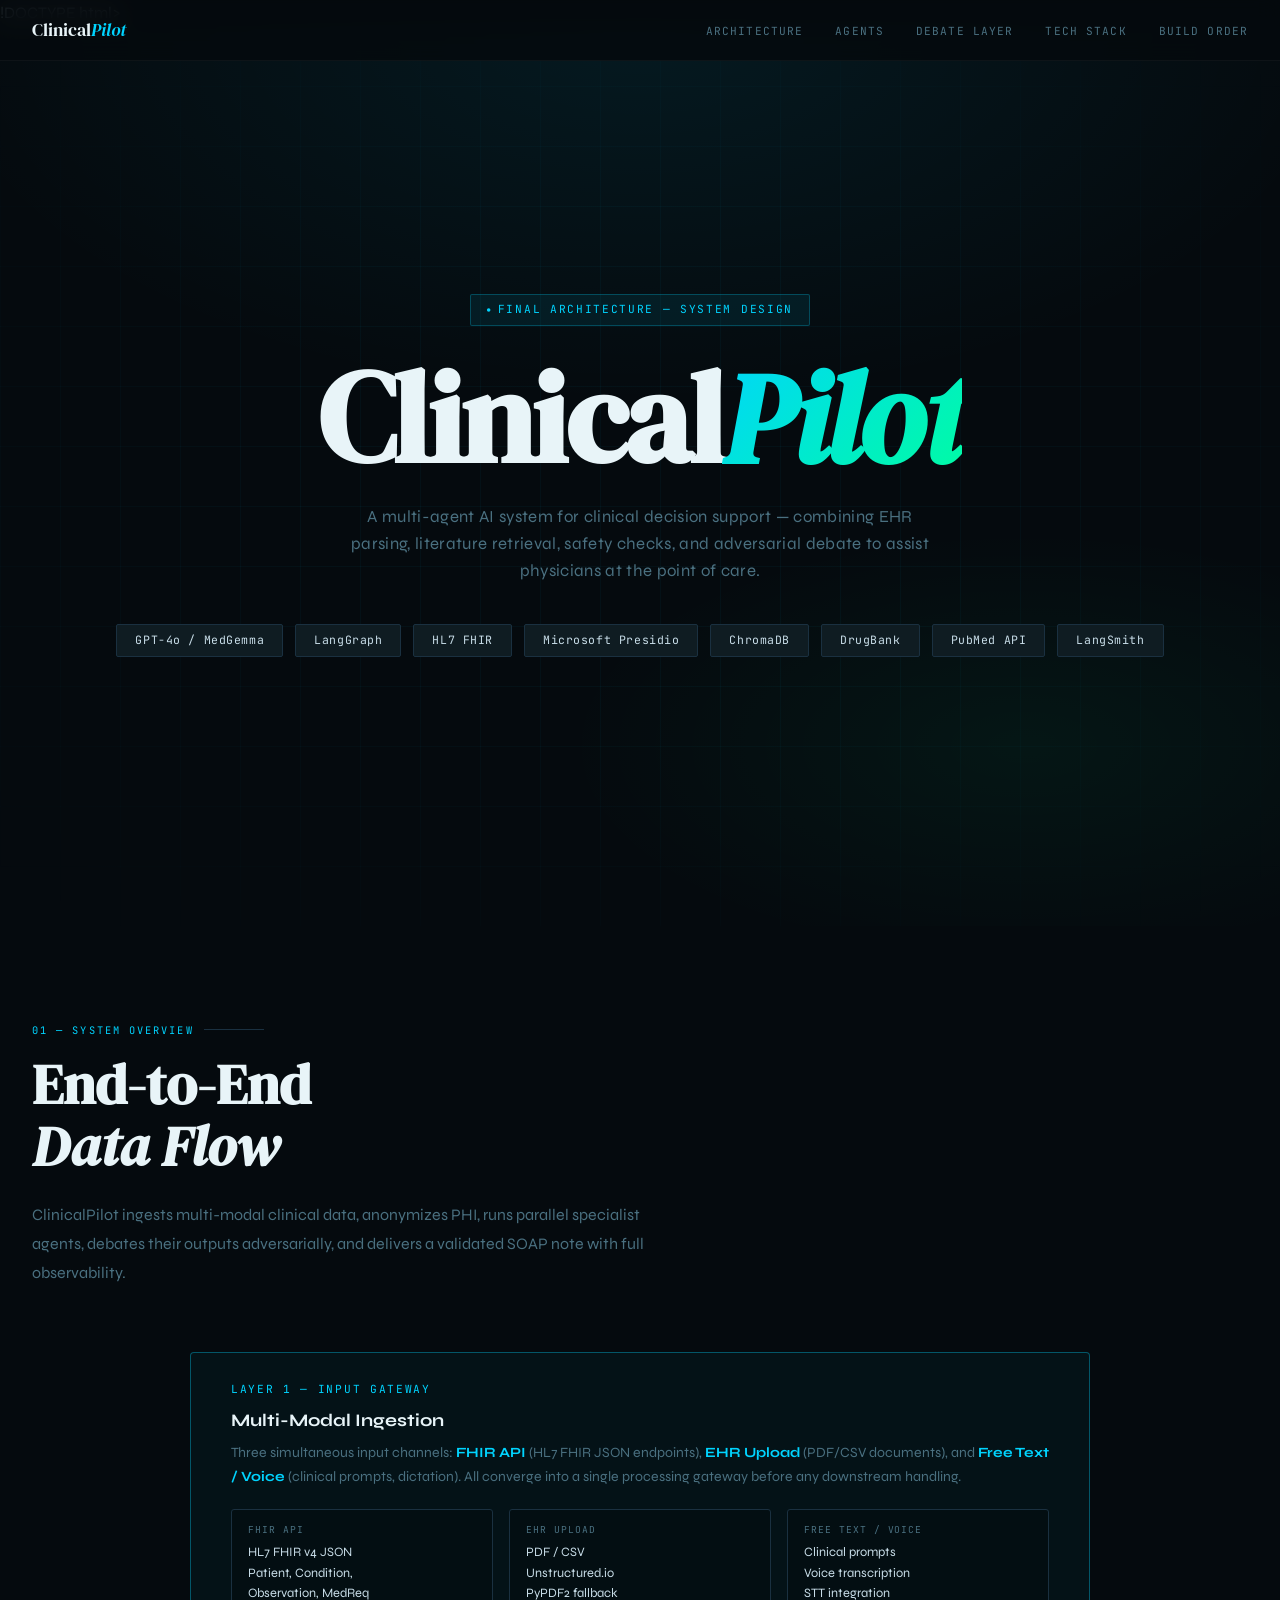
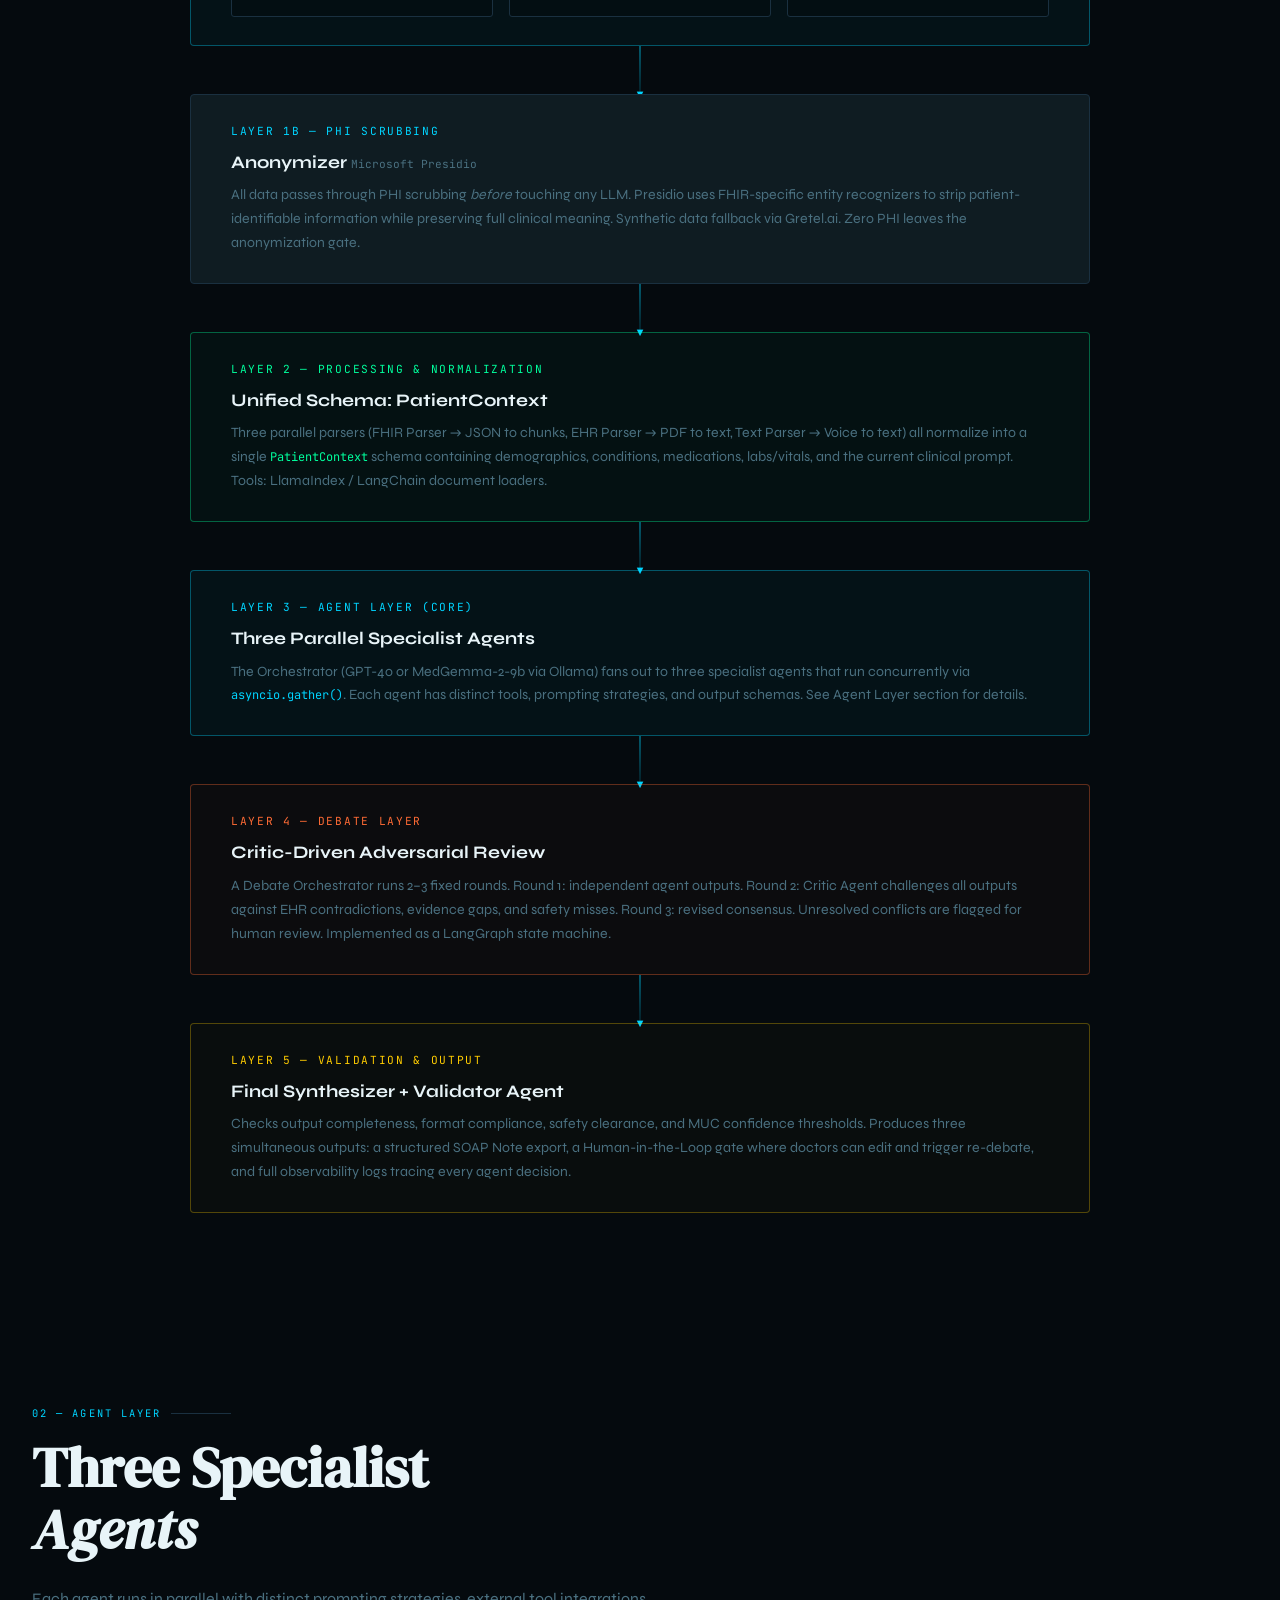
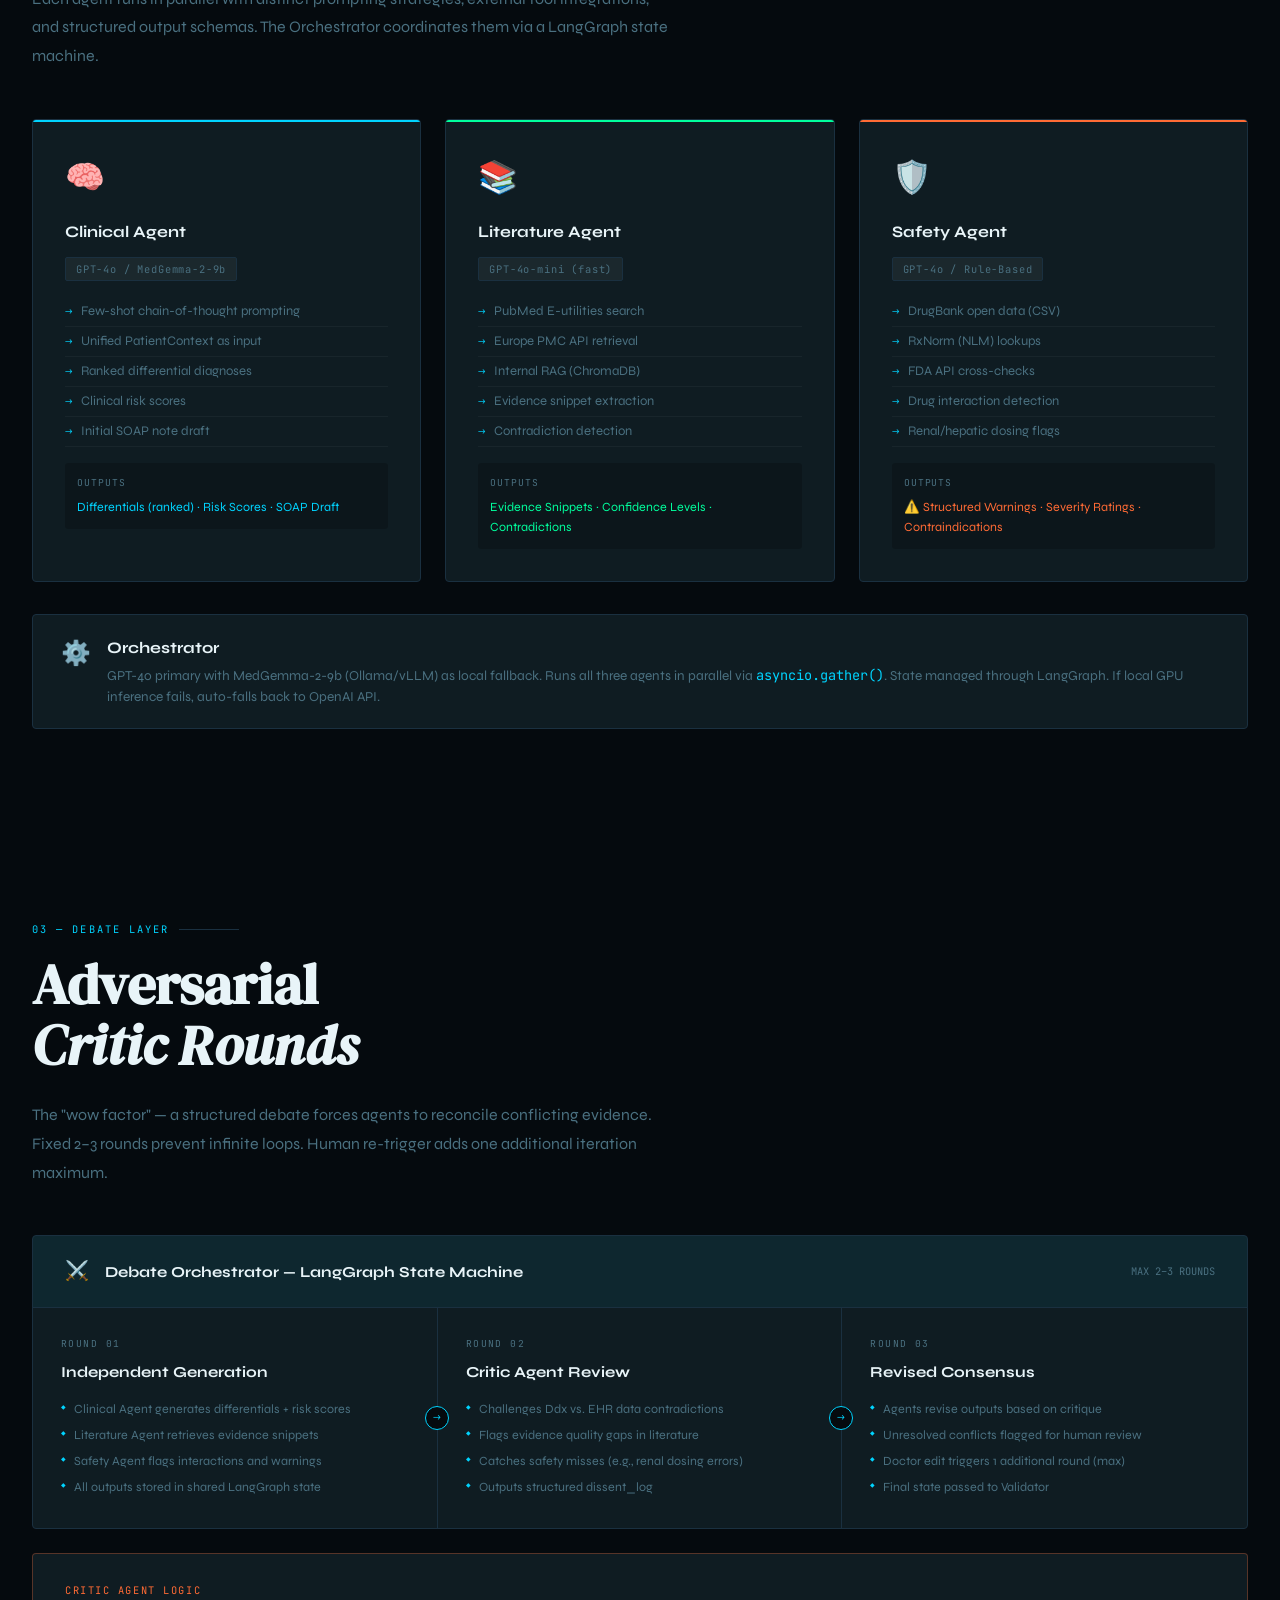
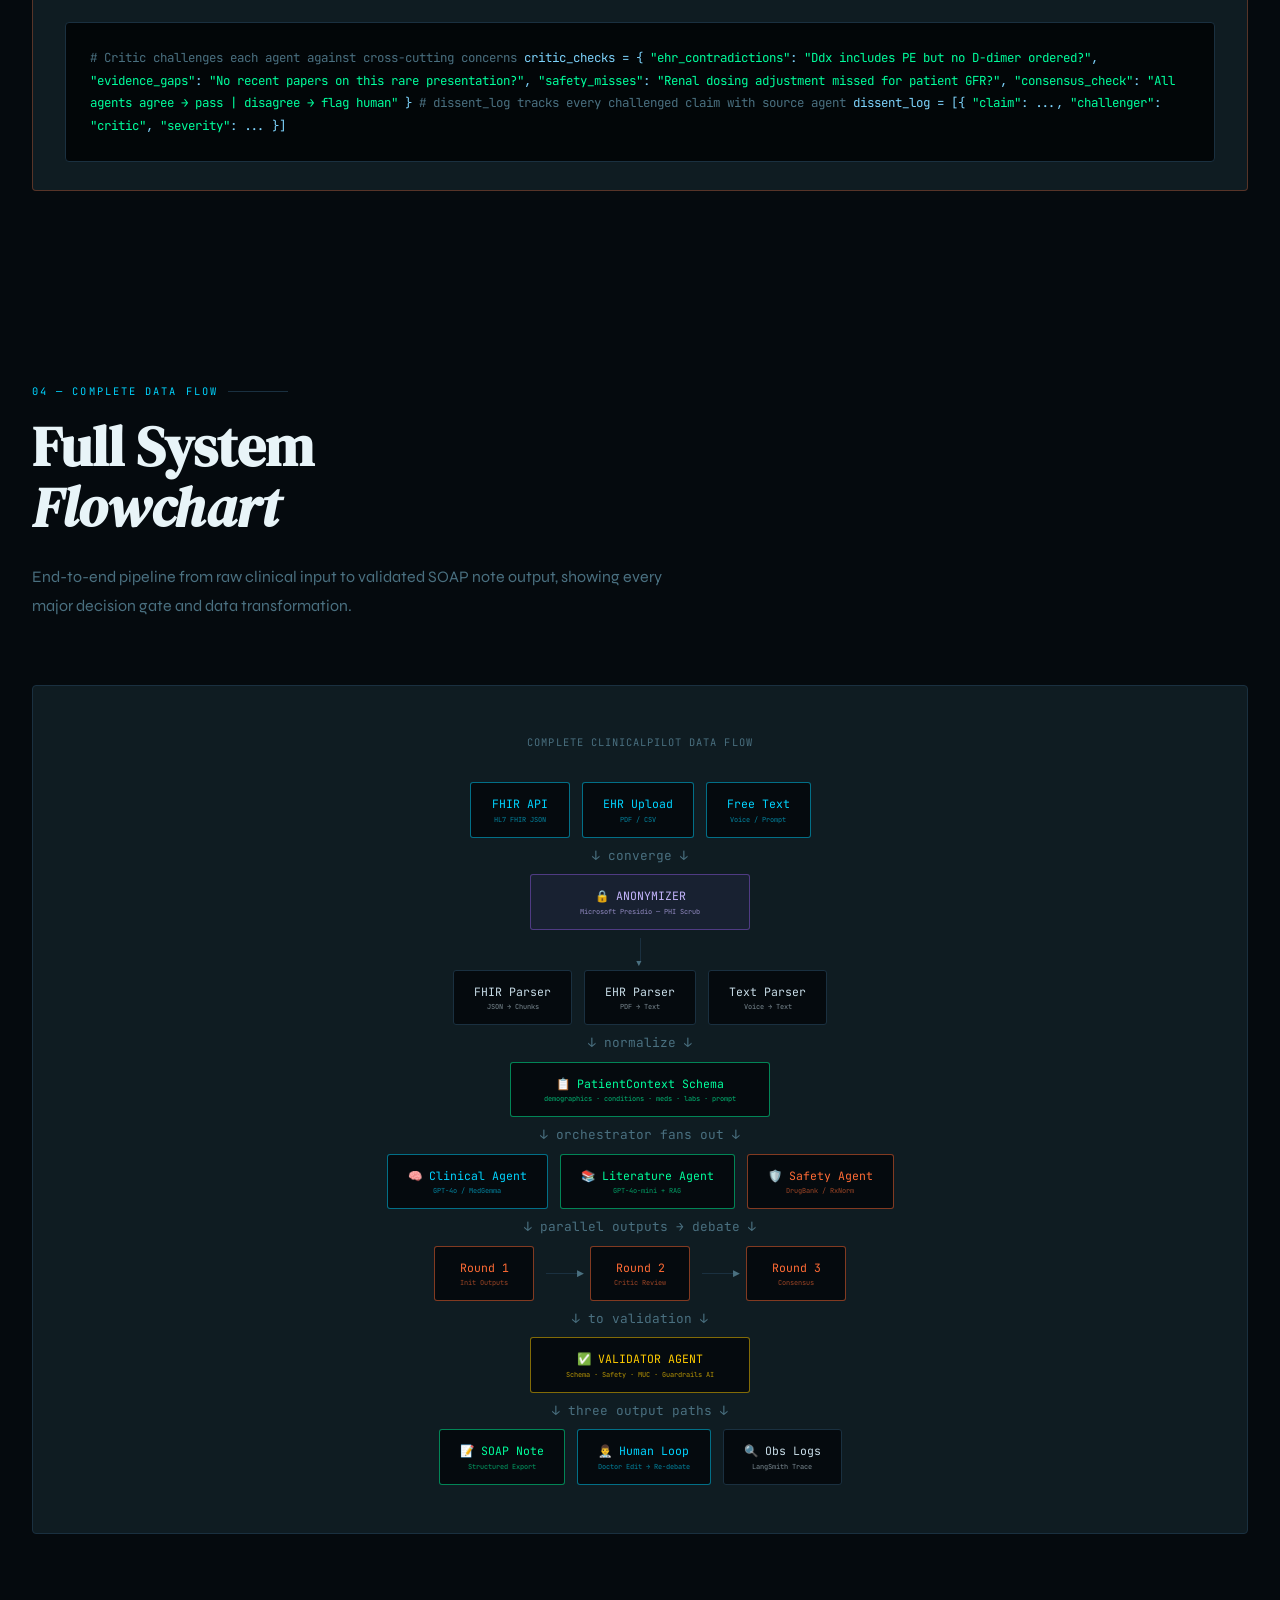
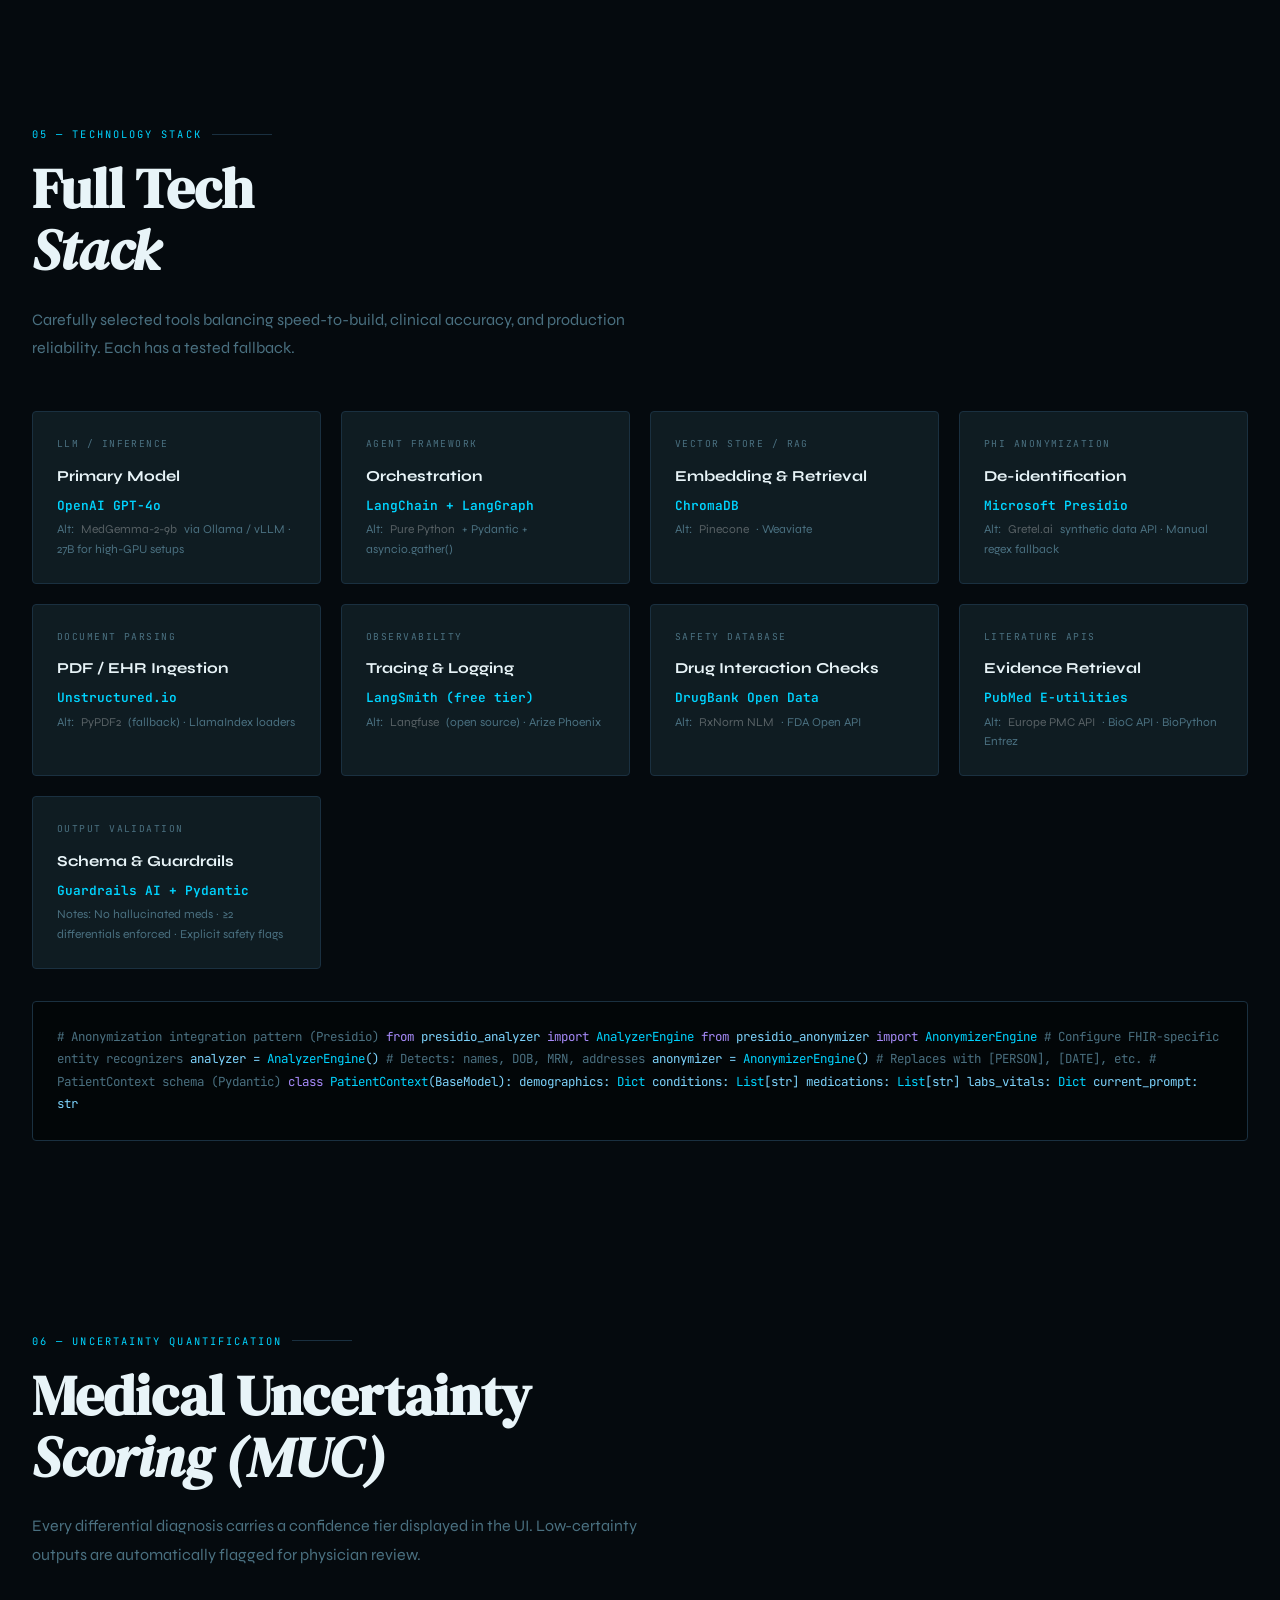
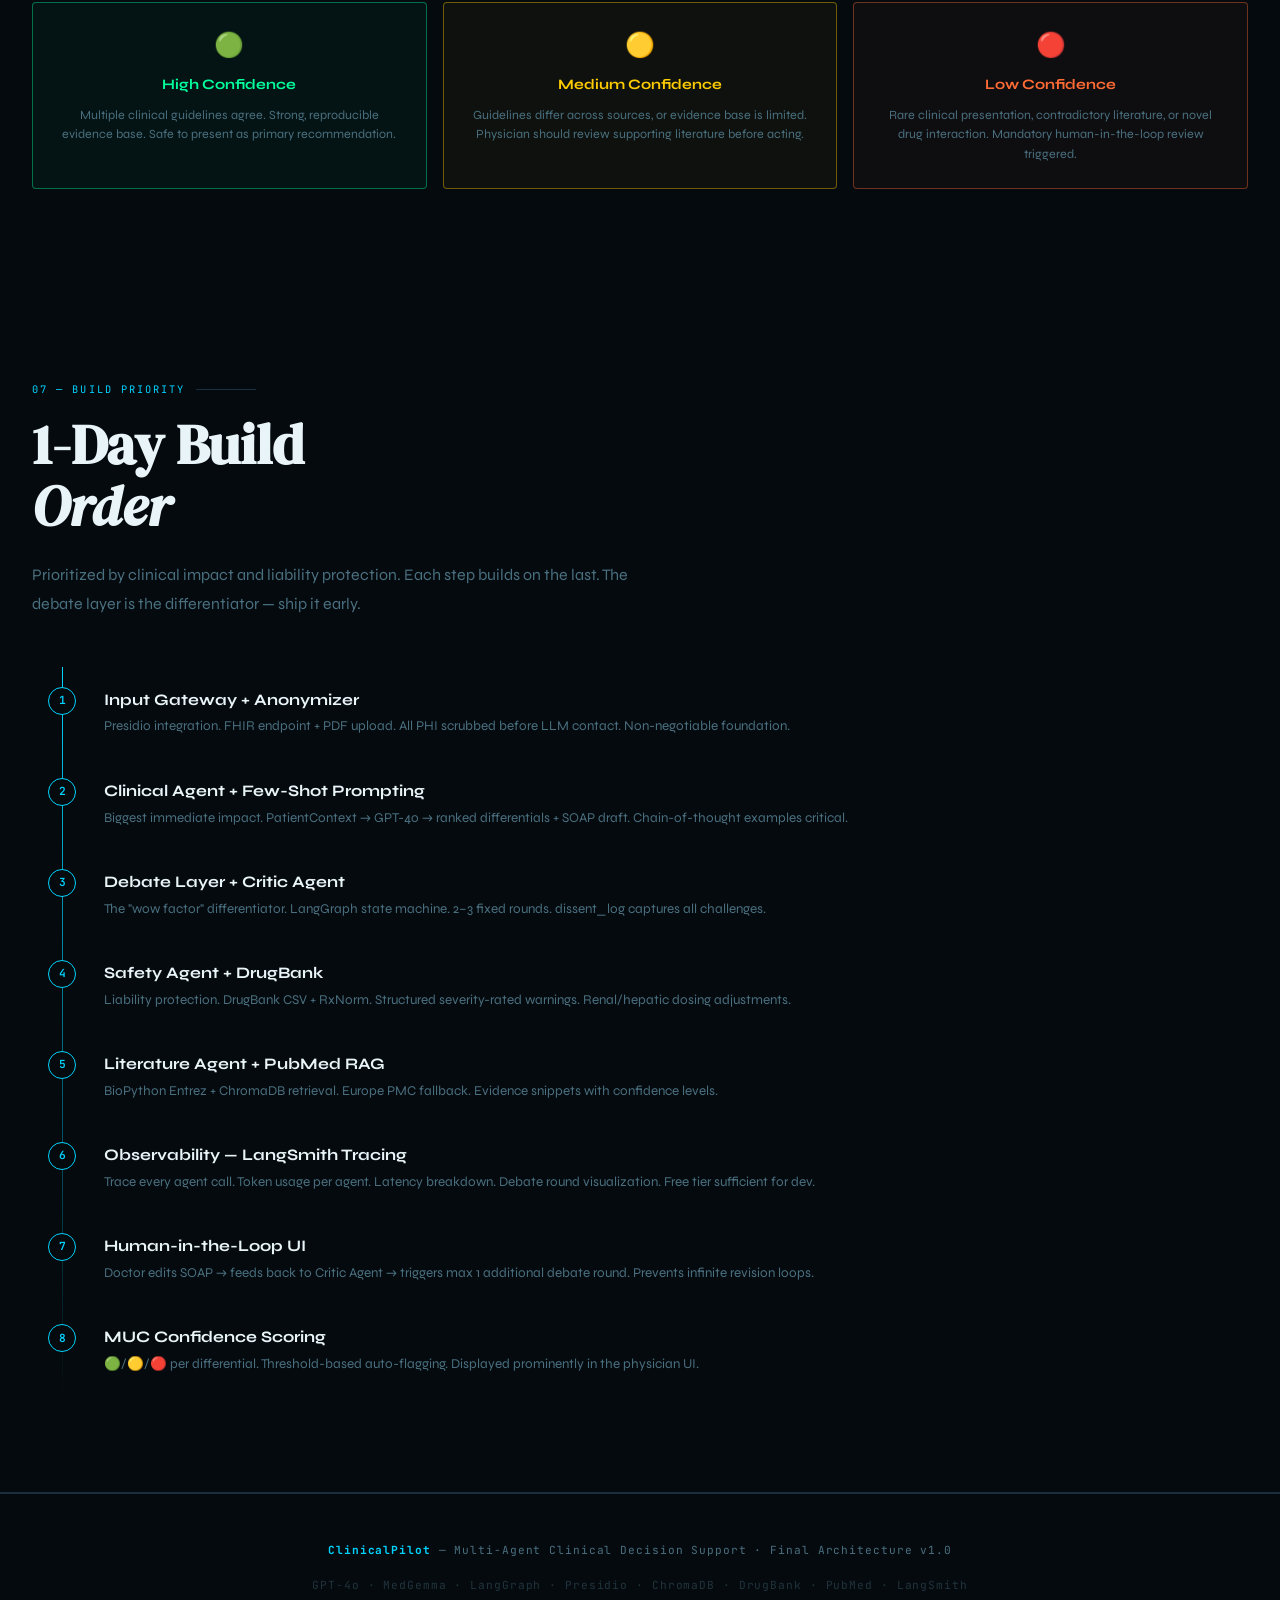
<file: Flowcharts/FRONTEND.html>
!DOCTYPE html>
<html lang="en">
<head>
<meta charset="UTF-8">
<meta name="viewport" content="width=device-width, initial-scale=1.0">
<title>ClinicalPilot — Architecture</title>
<link href="https://fonts.googleapis.com/css2?family=DM+Serif+Display:ital@0;1&family=JetBrains+Mono:wght@300;400;600&family=Syne:wght@400;600;700;800&display=swap" rel="stylesheet">
<style>
  :root {
    --bg: #050a0e;
    --surface: #0b1418;
    --panel: #0f1c22;
    --border: #1a3040;
    --accent: #00d4ff;
    --accent2: #00ff9d;
    --accent3: #ff6b35;
    --warn: #ffcc00;
    --text: #c8dde8;
    --muted: #4a7080;
    --white: #e8f4f8;
  }
  *, *::before, *::after { box-sizing: border-box; margin: 0; padding: 0; }
  html { scroll-behavior: smooth; }
  body {
    background: var(--bg);
    color: var(--text);
    font-family: 'Syne', sans-serif;
    overflow-x: hidden;
    line-height: 1.6;
  }

  /* ---- HERO ---- */
  .hero {
    min-height: 100vh;
    display: flex;
    flex-direction: column;
    justify-content: center;
    align-items: center;
    text-align: center;
    position: relative;
    padding: 4rem 2rem;
    overflow: hidden;
  }
  .hero::before {
    content: '';
    position: absolute;
    inset: 0;
    background: radial-gradient(ellipse 80% 60% at 50% 0%, rgba(0,212,255,0.08) 0%, transparent 70%),
                radial-gradient(ellipse 60% 40% at 80% 80%, rgba(0,255,157,0.05) 0%, transparent 60%);
  }
  .grid-bg {
    position: absolute;
    inset: 0;
    background-image:
      linear-gradient(rgba(0,212,255,0.04) 1px, transparent 1px),
      linear-gradient(90deg, rgba(0,212,255,0.04) 1px, transparent 1px);
    background-size: 60px 60px;
    mask-image: radial-gradient(ellipse 90% 80% at 50% 50%, black 30%, transparent 80%);
  }
  .badge {
    display: inline-flex;
    align-items: center;
    gap: 6px;
    background: rgba(0,212,255,0.08);
    border: 1px solid rgba(0,212,255,0.25);
    color: var(--accent);
    font-family: 'JetBrains Mono', monospace;
    font-size: 0.7rem;
    letter-spacing: 0.15em;
    padding: 6px 16px;
    border-radius: 2px;
    margin-bottom: 2rem;
    animation: fadeUp 0.8s ease both;
  }
  .badge::before { content: '●'; font-size: 0.5em; animation: pulse 2s infinite; }
  @keyframes pulse { 0%,100%{opacity:1} 50%{opacity:0.3} }
  h1 {
    font-family: 'DM Serif Display', serif;
    font-size: clamp(3.5rem, 10vw, 8rem);
    color: var(--white);
    line-height: 0.95;
    letter-spacing: -0.02em;
    animation: fadeUp 0.9s 0.1s ease both;
  }
  h1 em {
    font-style: italic;
    background: linear-gradient(135deg, var(--accent), var(--accent2));
    -webkit-background-clip: text;
    -webkit-text-fill-color: transparent;
    background-clip: text;
  }
  .hero-sub {
    margin-top: 1.5rem;
    font-size: 1.05rem;
    color: var(--muted);
    max-width: 600px;
    font-weight: 400;
    letter-spacing: 0.02em;
    animation: fadeUp 1s 0.2s ease both;
  }
  .hero-pills {
    display: flex;
    flex-wrap: wrap;
    justify-content: center;
    gap: 0.75rem;
    margin-top: 2.5rem;
    animation: fadeUp 1s 0.35s ease both;
  }
  .pill {
    background: var(--panel);
    border: 1px solid var(--border);
    color: var(--text);
    padding: 6px 18px;
    font-family: 'JetBrains Mono', monospace;
    font-size: 0.72rem;
    letter-spacing: 0.05em;
    border-radius: 2px;
    transition: border-color 0.3s, color 0.3s;
  }
  .pill:hover { border-color: var(--accent); color: var(--accent); }
  @keyframes fadeUp { from{opacity:0;transform:translateY(24px)} to{opacity:1;transform:none} }

  /* ---- SECTION ---- */
  section { padding: 6rem 2rem; max-width: 1300px; margin: 0 auto; }
  .section-label {
    font-family: 'JetBrains Mono', monospace;
    font-size: 0.65rem;
    letter-spacing: 0.2em;
    color: var(--accent);
    text-transform: uppercase;
    margin-bottom: 1rem;
    display: flex;
    align-items: center;
    gap: 10px;
  }
  .section-label::after { content: ''; flex: 1; height: 1px; background: var(--border); max-width: 60px; }
  h2 {
    font-family: 'DM Serif Display', serif;
    font-size: clamp(2rem, 5vw, 3.5rem);
    color: var(--white);
    line-height: 1.1;
    margin-bottom: 1.5rem;
  }
  .section-desc { color: var(--muted); max-width: 640px; font-size: 1rem; line-height: 1.8; }

  /* ---- FLOW DIAGRAM ---- */
  .flow-wrap {
    margin-top: 4rem;
    position: relative;
  }
  .flow-arrow-track {
    display: flex;
    flex-direction: column;
    align-items: center;
    gap: 0;
  }
  .flow-node {
    width: 100%;
    max-width: 900px;
    background: var(--panel);
    border: 1px solid var(--border);
    border-radius: 4px;
    padding: 1.75rem 2.5rem;
    position: relative;
    transition: border-color 0.3s;
  }
  .flow-node:hover { border-color: var(--accent); }
  .flow-node.accent-node { border-color: rgba(0,212,255,0.35); background: rgba(0,212,255,0.04); }
  .flow-node.green-node { border-color: rgba(0,255,157,0.35); background: rgba(0,255,157,0.03); }
  .flow-node.orange-node { border-color: rgba(255,107,53,0.35); background: rgba(255,107,53,0.03); }
  .flow-node-title {
    font-family: 'JetBrains Mono', monospace;
    font-size: 0.7rem;
    letter-spacing: 0.15em;
    color: var(--accent);
    text-transform: uppercase;
    margin-bottom: 0.5rem;
  }
  .green-node .flow-node-title { color: var(--accent2); }
  .orange-node .flow-node-title { color: var(--accent3); }
  .flow-node h3 { font-family: 'Syne', sans-serif; font-size: 1.1rem; color: var(--white); font-weight: 700; margin-bottom: 0.4rem; }
  .flow-node p { font-size: 0.88rem; color: var(--muted); line-height: 1.7; }
  .flow-connector {
    display: flex;
    flex-direction: column;
    align-items: center;
    width: 2px;
    background: linear-gradient(to bottom, rgba(0,212,255,0.4), rgba(0,212,255,0.1));
    height: 48px;
    position: relative;
  }
  .flow-connector::after {
    content: '▼';
    position: absolute;
    bottom: -10px;
    color: var(--accent);
    font-size: 0.7rem;
  }

  /* ---- PARALLEL AGENTS ---- */
  .agents-grid {
    display: grid;
    grid-template-columns: repeat(3, 1fr);
    gap: 1.5rem;
    margin-top: 3rem;
  }
  @media(max-width:768px){ .agents-grid{grid-template-columns:1fr;} }
  .agent-card {
    background: var(--panel);
    border: 1px solid var(--border);
    border-radius: 4px;
    padding: 2rem;
    position: relative;
    overflow: hidden;
    transition: transform 0.3s, border-color 0.3s;
  }
  .agent-card::before {
    content: '';
    position: absolute;
    top: 0; left: 0; right: 0;
    height: 2px;
  }
  .agent-card.c1::before { background: var(--accent); }
  .agent-card.c2::before { background: var(--accent2); }
  .agent-card.c3::before { background: var(--accent3); }
  .agent-card:hover { transform: translateY(-4px); border-color: rgba(255,255,255,0.1); }
  .agent-icon { font-size: 2rem; margin-bottom: 1rem; }
  .agent-card h3 { font-size: 1rem; color: var(--white); font-weight: 700; margin-bottom: 0.75rem; }
  .agent-model {
    font-family: 'JetBrains Mono', monospace;
    font-size: 0.65rem;
    letter-spacing: 0.08em;
    background: rgba(255,255,255,0.05);
    border: 1px solid var(--border);
    color: var(--muted);
    padding: 3px 10px;
    border-radius: 2px;
    display: inline-block;
    margin-bottom: 1rem;
  }
  .agent-card ul { list-style: none; }
  .agent-card ul li {
    font-size: 0.82rem;
    color: var(--muted);
    padding: 4px 0;
    border-bottom: 1px solid rgba(255,255,255,0.04);
    display: flex;
    align-items: center;
    gap: 8px;
  }
  .agent-card ul li::before { content: '→'; color: var(--accent); font-size: 0.7em; }
  .agent-outputs {
    margin-top: 1rem;
    padding: 0.75rem;
    background: rgba(0,0,0,0.2);
    border-radius: 3px;
  }
  .agent-outputs-label { font-family: 'JetBrains Mono', monospace; font-size: 0.6rem; letter-spacing: 0.1em; color: var(--muted); text-transform: uppercase; margin-bottom: 0.4rem; }

  /* ---- DEBATE LAYER ---- */
  .debate-wrap {
    margin-top: 3rem;
    background: var(--panel);
    border: 1px solid var(--border);
    border-radius: 4px;
    overflow: hidden;
  }
  .debate-header {
    background: rgba(0,212,255,0.06);
    border-bottom: 1px solid var(--border);
    padding: 1.25rem 2rem;
    display: flex;
    align-items: center;
    gap: 1rem;
  }
  .debate-header h3 { font-size: 0.95rem; color: var(--white); font-weight: 700; }
  .debate-rounds {
    display: grid;
    grid-template-columns: repeat(3, 1fr);
    gap: 0;
  }
  @media(max-width:640px){ .debate-rounds{grid-template-columns:1fr;} }
  .debate-round {
    padding: 1.75rem;
    border-right: 1px solid var(--border);
    position: relative;
  }
  .debate-round:last-child { border-right: none; }
  .round-num {
    font-family: 'JetBrains Mono', monospace;
    font-size: 0.6rem;
    letter-spacing: 0.15em;
    color: var(--muted);
    text-transform: uppercase;
    margin-bottom: 0.5rem;
  }
  .round-title { font-weight: 700; color: var(--white); margin-bottom: 0.75rem; font-size: 0.95rem; }
  .round-items li {
    list-style: none;
    font-size: 0.78rem;
    color: var(--muted);
    padding: 3px 0;
    display: flex;
    gap: 8px;
  }
  .round-items li::before { content: '◆'; font-size: 0.5em; color: var(--accent); margin-top: 4px; flex-shrink: 0; }
  .round-arrow {
    position: absolute;
    right: -12px;
    top: 50%;
    transform: translateY(-50%);
    z-index: 2;
    width: 24px;
    height: 24px;
    background: var(--bg);
    border: 1px solid var(--accent);
    border-radius: 50%;
    display: flex;
    align-items: center;
    justify-content: center;
    font-size: 0.6rem;
    color: var(--accent);
  }
  @media(max-width:640px){ .round-arrow{display:none;} }

  /* ---- TECH STACK ---- */
  .stack-grid {
    display: grid;
    grid-template-columns: repeat(auto-fill, minmax(280px, 1fr));
    gap: 1.25rem;
    margin-top: 3rem;
  }
  .stack-card {
    background: var(--panel);
    border: 1px solid var(--border);
    border-radius: 4px;
    padding: 1.5rem;
    transition: border-color 0.3s;
  }
  .stack-card:hover { border-color: rgba(0,212,255,0.3); }
  .stack-category {
    font-family: 'JetBrains Mono', monospace;
    font-size: 0.6rem;
    letter-spacing: 0.15em;
    color: var(--muted);
    text-transform: uppercase;
    margin-bottom: 0.75rem;
  }
  .stack-card h4 { color: var(--white); font-size: 0.95rem; font-weight: 700; margin-bottom: 0.5rem; }
  .stack-primary {
    color: var(--accent);
    font-family: 'JetBrains Mono', monospace;
    font-size: 0.8rem;
    font-weight: 600;
    margin-bottom: 0.25rem;
  }
  .stack-alt {
    font-size: 0.75rem;
    color: var(--muted);
  }
  .stack-alt span { color: rgba(255,255,255,0.3); margin: 0 4px; }

  /* ---- FULL FLOW CHART ---- */
  .flowchart {
    margin-top: 4rem;
    background: var(--panel);
    border: 1px solid var(--border);
    border-radius: 4px;
    padding: 3rem 2rem;
    overflow-x: auto;
  }
  .fc-row {
    display: flex;
    justify-content: center;
    align-items: center;
    gap: 0;
    margin: 0 auto;
    flex-wrap: nowrap;
  }
  .fc-box {
    background: var(--bg);
    border: 1px solid var(--border);
    border-radius: 3px;
    padding: 0.75rem 1.25rem;
    font-family: 'JetBrains Mono', monospace;
    font-size: 0.72rem;
    color: var(--text);
    text-align: center;
    min-width: 100px;
    white-space: nowrap;
    transition: border-color 0.3s, color 0.3s;
    position: relative;
  }
  .fc-box:hover { border-color: var(--accent); color: var(--accent); }
  .fc-box.highlight { border-color: rgba(0,212,255,0.5); color: var(--accent); }
  .fc-box.green { border-color: rgba(0,255,157,0.5); color: var(--accent2); }
  .fc-box.orange { border-color: rgba(255,107,53,0.5); color: var(--accent3); }
  .fc-box.warn { border-color: rgba(255,204,0,0.5); color: var(--warn); }
  .fc-arrow-h {
    width: 32px;
    height: 1px;
    background: var(--border);
    position: relative;
    flex-shrink: 0;
  }
  .fc-arrow-h::after { content: '▶'; position: absolute; right: -6px; top: -7px; font-size: 0.55rem; color: var(--muted); }
  .fc-arrow-v {
    width: 1px;
    height: 32px;
    background: var(--border);
    position: relative;
    margin: 0 auto;
    flex-shrink: 0;
  }
  .fc-arrow-v::after { content: '▼'; position: absolute; bottom: -8px; left: -5px; font-size: 0.55rem; color: var(--muted); }
  .fc-parallel {
    display: flex;
    gap: 1rem;
    align-items: flex-start;
  }
  .fc-vert-stack {
    display: flex;
    flex-direction: column;
    align-items: center;
  }

  /* ---- PRIORITY TIMELINE ---- */
  .timeline {
    margin-top: 3rem;
    position: relative;
  }
  .timeline::before {
    content: '';
    position: absolute;
    left: 30px;
    top: 0;
    bottom: 0;
    width: 1px;
    background: linear-gradient(to bottom, var(--accent), transparent);
  }
  .timeline-item {
    display: flex;
    gap: 2rem;
    padding: 1.25rem 0 1.25rem 4.5rem;
    position: relative;
  }
  .timeline-num {
    position: absolute;
    left: 16px;
    top: 1.25rem;
    width: 28px;
    height: 28px;
    background: var(--bg);
    border: 1px solid var(--accent);
    border-radius: 50%;
    display: flex;
    align-items: center;
    justify-content: center;
    font-family: 'JetBrains Mono', monospace;
    font-size: 0.7rem;
    color: var(--accent);
    font-weight: 600;
  }
  .timeline-content h4 { color: var(--white); font-weight: 700; margin-bottom: 0.25rem; }
  .timeline-content p { font-size: 0.84rem; color: var(--muted); }

  /* ---- MUC SECTION ---- */
  .muc-grid {
    display: grid;
    grid-template-columns: repeat(3,1fr);
    gap: 1rem;
    margin-top: 2rem;
  }
  @media(max-width:600px){ .muc-grid{grid-template-columns:1fr;} }
  .muc-card {
    padding: 1.5rem;
    border-radius: 4px;
    border: 1px solid;
    text-align: center;
  }
  .muc-card.high { border-color: rgba(0,255,157,0.4); background: rgba(0,255,157,0.04); }
  .muc-card.medium { border-color: rgba(255,204,0,0.4); background: rgba(255,204,0,0.04); }
  .muc-card.low { border-color: rgba(255,107,53,0.4); background: rgba(255,107,53,0.04); }
  .muc-dot { font-size: 1.5rem; margin-bottom: 0.5rem; }
  .muc-card h4 { font-size: 0.9rem; font-weight: 700; margin-bottom: 0.5rem; }
  .muc-card.high h4 { color: var(--accent2); }
  .muc-card.medium h4 { color: var(--warn); }
  .muc-card.low h4 { color: var(--accent3); }
  .muc-card p { font-size: 0.78rem; color: var(--muted); }

  /* ---- FOOTER ---- */
  footer {
    border-top: 1px solid var(--border);
    padding: 3rem 2rem;
    text-align: center;
    color: var(--muted);
    font-family: 'JetBrains Mono', monospace;
    font-size: 0.7rem;
    letter-spacing: 0.08em;
  }
  footer strong { color: var(--accent); }

  /* ---- NAV ---- */
  nav {
    position: fixed;
    top: 0; left: 0; right: 0;
    z-index: 100;
    padding: 1rem 2rem;
    display: flex;
    justify-content: space-between;
    align-items: center;
    background: rgba(5,10,14,0.85);
    backdrop-filter: blur(12px);
    border-bottom: 1px solid rgba(255,255,255,0.04);
  }
  .nav-logo {
    font-family: 'DM Serif Display', serif;
    font-size: 1.1rem;
    color: var(--white);
  }
  .nav-logo em { font-style: italic; color: var(--accent); }
  .nav-links {
    display: flex;
    gap: 2rem;
    list-style: none;
  }
  .nav-links a {
    font-family: 'JetBrains Mono', monospace;
    font-size: 0.7rem;
    letter-spacing: 0.1em;
    color: var(--muted);
    text-decoration: none;
    text-transform: uppercase;
    transition: color 0.3s;
  }
  .nav-links a:hover { color: var(--accent); }
  @media(max-width:600px){ .nav-links{display:none;} }

  /* divider */
  .divider { width: 100%; height: 1px; background: var(--border); }

  /* code block */
  .code-block {
    background: #020608;
    border: 1px solid var(--border);
    border-radius: 4px;
    padding: 1.5rem;
    font-family: 'JetBrains Mono', monospace;
    font-size: 0.78rem;
    color: #7dd3fc;
    overflow-x: auto;
    margin-top: 1.5rem;
    line-height: 1.8;
  }
  .code-comment { color: var(--muted); }
  .code-key { color: #a78bfa; }
  .code-string { color: var(--accent2); }
  .code-fn { color: var(--accent); }
</style>
</head>
<body>

<nav>
  <div class="nav-logo">Clinical<em>Pilot</em></div>
  <ul class="nav-links">
    <li><a href="#architecture">Architecture</a></li>
    <li><a href="#agents">Agents</a></li>
    <li><a href="#debate">Debate Layer</a></li>
    <li><a href="#stack">Tech Stack</a></li>
    <li><a href="#build">Build Order</a></li>
  </ul>
</nav>

<!-- HERO -->
<div class="hero">
  <div class="grid-bg"></div>
  <div class="badge">FINAL ARCHITECTURE — SYSTEM DESIGN</div>
  <h1>Clinical<em>Pilot</em></h1>
  <p class="hero-sub">A multi-agent AI system for clinical decision support — combining EHR parsing, literature retrieval, safety checks, and adversarial debate to assist physicians at the point of care.</p>
  <div class="hero-pills">
    <span class="pill">GPT-4o / MedGemma</span>
    <span class="pill">LangGraph</span>
    <span class="pill">HL7 FHIR</span>
    <span class="pill">Microsoft Presidio</span>
    <span class="pill">ChromaDB</span>
    <span class="pill">DrugBank</span>
    <span class="pill">PubMed API</span>
    <span class="pill">LangSmith</span>
  </div>
</div>

<!-- ARCHITECTURE OVERVIEW -->
<section id="architecture">
  <div class="section-label">01 — System Overview</div>
  <h2>End-to-End<br><em>Data Flow</em></h2>
  <p class="section-desc">ClinicalPilot ingests multi-modal clinical data, anonymizes PHI, runs parallel specialist agents, debates their outputs adversarially, and delivers a validated SOAP note with full observability.</p>

  <div class="flow-wrap">
    <div class="flow-arrow-track">

      <!-- INPUT -->
      <div class="flow-node accent-node" style="max-width:900px">
        <div class="flow-node-title">Layer 1 — Input Gateway</div>
        <h3>Multi-Modal Ingestion</h3>
        <p>Three simultaneous input channels: <strong style="color:var(--accent)">FHIR API</strong> (HL7 FHIR JSON endpoints), <strong style="color:var(--accent)">EHR Upload</strong> (PDF/CSV documents), and <strong style="color:var(--accent)">Free Text / Voice</strong> (clinical prompts, dictation). All converge into a single processing gateway before any downstream handling.</p>
        <div style="display:flex;gap:1rem;margin-top:1.25rem;flex-wrap:wrap;">
          <div style="flex:1;min-width:180px;background:rgba(0,0,0,0.2);padding:0.75rem 1rem;border-radius:3px;border:1px solid var(--border);">
            <div style="font-family:'JetBrains Mono',monospace;font-size:0.6rem;color:var(--muted);letter-spacing:0.1em;margin-bottom:0.3rem;">FHIR API</div>
            <div style="font-size:0.8rem;">HL7 FHIR v4 JSON<br>Patient, Condition,<br>Observation, MedReq</div>
          </div>
          <div style="flex:1;min-width:180px;background:rgba(0,0,0,0.2);padding:0.75rem 1rem;border-radius:3px;border:1px solid var(--border);">
            <div style="font-family:'JetBrains Mono',monospace;font-size:0.6rem;color:var(--muted);letter-spacing:0.1em;margin-bottom:0.3rem;">EHR UPLOAD</div>
            <div style="font-size:0.8rem;">PDF / CSV<br>Unstructured.io<br>PyPDF2 fallback</div>
          </div>
          <div style="flex:1;min-width:180px;background:rgba(0,0,0,0.2);padding:0.75rem 1rem;border-radius:3px;border:1px solid var(--border);">
            <div style="font-family:'JetBrains Mono',monospace;font-size:0.6rem;color:var(--muted);letter-spacing:0.1em;margin-bottom:0.3rem;">FREE TEXT / VOICE</div>
            <div style="font-size:0.8rem;">Clinical prompts<br>Voice transcription<br>STT integration</div>
          </div>
        </div>
      </div>

      <div class="flow-connector"></div>

      <!-- ANONYMIZER -->
      <div class="flow-node" style="max-width:900px;">
        <div class="flow-node-title">Layer 1b — PHI Scrubbing</div>
        <h3>Anonymizer <span style="font-family:'JetBrains Mono',monospace;font-size:0.7rem;color:var(--muted);font-weight:400;">Microsoft Presidio</span></h3>
        <p>All data passes through PHI scrubbing <em>before</em> touching any LLM. Presidio uses FHIR-specific entity recognizers to strip patient-identifiable information while preserving full clinical meaning. Synthetic data fallback via Gretel.ai. Zero PHI leaves the anonymization gate.</p>
      </div>

      <div class="flow-connector"></div>

      <!-- PROCESSING -->
      <div class="flow-node green-node" style="max-width:900px;">
        <div class="flow-node-title">Layer 2 — Processing & Normalization</div>
        <h3>Unified Schema: PatientContext</h3>
        <p>Three parallel parsers (FHIR Parser → JSON to chunks, EHR Parser → PDF to text, Text Parser → Voice to text) all normalize into a single <code style="font-family:'JetBrains Mono',monospace;color:var(--accent2);font-size:0.85em;">PatientContext</code> schema containing demographics, conditions, medications, labs/vitals, and the current clinical prompt. Tools: LlamaIndex / LangChain document loaders.</p>
      </div>

      <div class="flow-connector"></div>

      <!-- AGENTS -->
      <div class="flow-node accent-node" style="max-width:900px;">
        <div class="flow-node-title">Layer 3 — Agent Layer (Core)</div>
        <h3>Three Parallel Specialist Agents</h3>
        <p>The Orchestrator (GPT-4o or MedGemma-2-9b via Ollama) fans out to three specialist agents that run concurrently via <code style="font-family:'JetBrains Mono',monospace;color:var(--accent);font-size:0.85em;">asyncio.gather()</code>. Each agent has distinct tools, prompting strategies, and output schemas. See Agent Layer section for details.</p>
      </div>

      <div class="flow-connector"></div>

      <!-- DEBATE -->
      <div class="flow-node orange-node" style="max-width:900px;">
        <div class="flow-node-title">Layer 4 — Debate Layer</div>
        <h3>Critic-Driven Adversarial Review</h3>
        <p>A Debate Orchestrator runs 2–3 fixed rounds. Round 1: independent agent outputs. Round 2: Critic Agent challenges all outputs against EHR contradictions, evidence gaps, and safety misses. Round 3: revised consensus. Unresolved conflicts are flagged for human review. Implemented as a LangGraph state machine.</p>
      </div>

      <div class="flow-connector"></div>

      <!-- VALIDATION -->
      <div class="flow-node" style="max-width:900px;border-color:rgba(255,204,0,0.3);background:rgba(255,204,0,0.02)">
        <div class="flow-node-title" style="color:var(--warn)">Layer 5 — Validation & Output</div>
        <h3>Final Synthesizer + Validator Agent</h3>
        <p>Checks output completeness, format compliance, safety clearance, and MUC confidence thresholds. Produces three simultaneous outputs: a structured SOAP Note export, a Human-in-the-Loop gate where doctors can edit and trigger re-debate, and full observability logs tracing every agent decision.</p>
      </div>

    </div>
  </div>
</section>

<!-- AGENTS -->
<section id="agents">
  <div class="section-label">02 — Agent Layer</div>
  <h2>Three Specialist<br><em>Agents</em></h2>
  <p class="section-desc">Each agent runs in parallel with distinct prompting strategies, external tool integrations, and structured output schemas. The Orchestrator coordinates them via a LangGraph state machine.</p>

  <div class="agents-grid">
    <div class="agent-card c1">
      <div class="agent-icon">🧠</div>
      <h3>Clinical Agent</h3>
      <div class="agent-model">GPT-4o / MedGemma-2-9b</div>
      <ul>
        <li>Few-shot chain-of-thought prompting</li>
        <li>Unified PatientContext as input</li>
        <li>Ranked differential diagnoses</li>
        <li>Clinical risk scores</li>
        <li>Initial SOAP note draft</li>
      </ul>
      <div class="agent-outputs">
        <div class="agent-outputs-label">Outputs</div>
        <div style="font-size:0.78rem;color:var(--accent);">Differentials (ranked) · Risk Scores · SOAP Draft</div>
      </div>
    </div>

    <div class="agent-card c2">
      <div class="agent-icon">📚</div>
      <h3>Literature Agent</h3>
      <div class="agent-model">GPT-4o-mini (fast)</div>
      <ul>
        <li>PubMed E-utilities search</li>
        <li>Europe PMC API retrieval</li>
        <li>Internal RAG (ChromaDB)</li>
        <li>Evidence snippet extraction</li>
        <li>Contradiction detection</li>
      </ul>
      <div class="agent-outputs">
        <div class="agent-outputs-label">Outputs</div>
        <div style="font-size:0.78rem;color:var(--accent2);">Evidence Snippets · Confidence Levels · Contradictions</div>
      </div>
    </div>

    <div class="agent-card c3">
      <div class="agent-icon">🛡️</div>
      <h3>Safety Agent</h3>
      <div class="agent-model">GPT-4o / Rule-Based</div>
      <ul>
        <li>DrugBank open data (CSV)</li>
        <li>RxNorm (NLM) lookups</li>
        <li>FDA API cross-checks</li>
        <li>Drug interaction detection</li>
        <li>Renal/hepatic dosing flags</li>
      </ul>
      <div class="agent-outputs">
        <div class="agent-outputs-label">Outputs</div>
        <div style="font-size:0.78rem;color:var(--accent3);">⚠️ Structured Warnings · Severity Ratings · Contraindications</div>
      </div>
    </div>
  </div>

  <!-- Orchestrator note -->
  <div style="margin-top:2rem;padding:1.25rem 1.75rem;background:var(--panel);border:1px solid var(--border);border-radius:4px;display:flex;gap:1rem;align-items:flex-start;">
    <div style="font-size:1.5rem;flex-shrink:0;">⚙️</div>
    <div>
      <div style="font-weight:700;color:var(--white);margin-bottom:0.25rem;">Orchestrator</div>
      <div style="font-size:0.85rem;color:var(--muted);">GPT-4o primary with MedGemma-2-9b (Ollama/vLLM) as local fallback. Runs all three agents in parallel via <code style="font-family:'JetBrains Mono',monospace;color:var(--accent);">asyncio.gather()</code>. State managed through LangGraph. If local GPU inference fails, auto-falls back to OpenAI API.</div>
    </div>
  </div>
</section>

<!-- DEBATE LAYER -->
<section id="debate">
  <div class="section-label">03 — Debate Layer</div>
  <h2>Adversarial<br><em>Critic Rounds</em></h2>
  <p class="section-desc">The "wow factor" — a structured debate forces agents to reconcile conflicting evidence. Fixed 2–3 rounds prevent infinite loops. Human re-trigger adds one additional iteration maximum.</p>

  <div class="debate-wrap">
    <div class="debate-header">
      <span style="font-size:1.2rem;">⚔️</span>
      <h3>Debate Orchestrator — LangGraph State Machine</h3>
      <span style="margin-left:auto;font-family:'JetBrains Mono',monospace;font-size:0.65rem;color:var(--muted);">MAX 2–3 ROUNDS</span>
    </div>
    <div class="debate-rounds">
      <div class="debate-round">
        <div class="round-num">Round 01</div>
        <div class="round-title">Independent Generation</div>
        <ul class="round-items">
          <li>Clinical Agent generates differentials + risk scores</li>
          <li>Literature Agent retrieves evidence snippets</li>
          <li>Safety Agent flags interactions and warnings</li>
          <li>All outputs stored in shared LangGraph state</li>
        </ul>
        <div class="round-arrow">→</div>
      </div>
      <div class="debate-round">
        <div class="round-num">Round 02</div>
        <div class="round-title">Critic Agent Review</div>
        <ul class="round-items">
          <li>Challenges Ddx vs. EHR data contradictions</li>
          <li>Flags evidence quality gaps in literature</li>
          <li>Catches safety misses (e.g., renal dosing errors)</li>
          <li>Outputs structured dissent_log</li>
        </ul>
        <div class="round-arrow">→</div>
      </div>
      <div class="debate-round">
        <div class="round-num">Round 03</div>
        <div class="round-title">Revised Consensus</div>
        <ul class="round-items">
          <li>Agents revise outputs based on critique</li>
          <li>Unresolved conflicts flagged for human review</li>
          <li>Doctor edit triggers 1 additional round (max)</li>
          <li>Final state passed to Validator</li>
        </ul>
      </div>
    </div>
  </div>

  <!-- Critic Agent detail -->
  <div style="margin-top:1.5rem;background:var(--panel);border:1px solid rgba(255,107,53,0.3);border-radius:4px;padding:1.75rem 2rem;">
    <div style="font-family:'JetBrains Mono',monospace;font-size:0.65rem;letter-spacing:0.15em;color:var(--accent3);text-transform:uppercase;margin-bottom:0.5rem;">Critic Agent Logic</div>
    <div class="code-block">
<span class="code-comment"># Critic challenges each agent against cross-cutting concerns</span>
critic_checks = {
    <span class="code-string">"ehr_contradictions"</span>: <span class="code-string">"Ddx includes PE but no D-dimer ordered?"</span>,
    <span class="code-string">"evidence_gaps"</span>: <span class="code-string">"No recent papers on this rare presentation?"</span>,
    <span class="code-string">"safety_misses"</span>: <span class="code-string">"Renal dosing adjustment missed for patient GFR?"</span>,
    <span class="code-string">"consensus_check"</span>: <span class="code-string">"All agents agree → pass | disagree → flag human"</span>
}

<span class="code-comment"># dissent_log tracks every challenged claim with source agent</span>
dissent_log = [{ <span class="code-string">"claim"</span>: ..., <span class="code-string">"challenger"</span>: <span class="code-string">"critic"</span>, <span class="code-string">"severity"</span>: ... }]
    </div>
  </div>
</section>

<!-- FULL FLOWCHART -->
<section>
  <div class="section-label">04 — Complete Data Flow</div>
  <h2>Full System<br><em>Flowchart</em></h2>
  <p class="section-desc">End-to-end pipeline from raw clinical input to validated SOAP note output, showing every major decision gate and data transformation.</p>

  <div class="flowchart">
    <div style="text-align:center;font-family:'JetBrains Mono',monospace;font-size:0.65rem;letter-spacing:0.1em;color:var(--muted);margin-bottom:2rem;">COMPLETE CLINICALPILOT DATA FLOW</div>

    <!-- Row 1: Inputs -->
    <div style="display:flex;justify-content:center;gap:0.75rem;flex-wrap:wrap;margin-bottom:0;">
      <div class="fc-box highlight">FHIR API<br><span style="font-size:0.6em;opacity:0.6;">HL7 FHIR JSON</span></div>
      <div class="fc-box highlight">EHR Upload<br><span style="font-size:0.6em;opacity:0.6;">PDF / CSV</span></div>
      <div class="fc-box highlight">Free Text<br><span style="font-size:0.6em;opacity:0.6;">Voice / Prompt</span></div>
    </div>
    <!-- Converge arrow -->
    <div style="display:flex;justify-content:center;margin:0.5rem 0;">
      <div style="font-family:'JetBrains Mono',monospace;font-size:0.8rem;color:var(--muted);">↓ converge ↓</div>
    </div>

    <!-- Anonymizer -->
    <div style="display:flex;justify-content:center;margin-bottom:0.5rem;">
      <div class="fc-box" style="background:rgba(160,100,255,0.07);border-color:rgba(160,100,255,0.4);color:#c4b5fd;min-width:220px;">🔒 ANONYMIZER<br><span style="font-size:0.6em;opacity:0.7;">Microsoft Presidio — PHI Scrub</span></div>
    </div>
    <div style="display:flex;justify-content:center;"><div class="fc-arrow-v" style="height:24px;"></div></div>

    <!-- Parsers -->
    <div style="display:flex;justify-content:center;gap:0.75rem;flex-wrap:wrap;margin:0.5rem 0;">
      <div class="fc-box">FHIR Parser<br><span style="font-size:0.6em;opacity:0.6;">JSON → Chunks</span></div>
      <div class="fc-box">EHR Parser<br><span style="font-size:0.6em;opacity:0.6;">PDF → Text</span></div>
      <div class="fc-box">Text Parser<br><span style="font-size:0.6em;opacity:0.6;">Voice → Text</span></div>
    </div>
    <div style="display:flex;justify-content:center;margin:0.5rem 0;">
      <div style="font-family:'JetBrains Mono',monospace;font-size:0.8rem;color:var(--muted);">↓ normalize ↓</div>
    </div>

    <!-- Unified Schema -->
    <div style="display:flex;justify-content:center;margin-bottom:0.5rem;">
      <div class="fc-box green" style="min-width:260px;">📋 PatientContext Schema<br><span style="font-size:0.6em;opacity:0.7;">demographics · conditions · meds · labs · prompt</span></div>
    </div>
    <div style="display:flex;justify-content:center;margin:0.5rem 0;">
      <div style="font-family:'JetBrains Mono',monospace;font-size:0.8rem;color:var(--muted);">↓ orchestrator fans out ↓</div>
    </div>

    <!-- Three Agents -->
    <div style="display:flex;justify-content:center;gap:0.75rem;flex-wrap:wrap;margin:0.5rem 0;">
      <div class="fc-box highlight">🧠 Clinical Agent<br><span style="font-size:0.6em;opacity:0.6;">GPT-4o / MedGemma</span></div>
      <div class="fc-box green">📚 Literature Agent<br><span style="font-size:0.6em;opacity:0.6;">GPT-4o-mini + RAG</span></div>
      <div class="fc-box orange">🛡️ Safety Agent<br><span style="font-size:0.6em;opacity:0.6;">DrugBank / RxNorm</span></div>
    </div>
    <div style="display:flex;justify-content:center;margin:0.5rem 0;">
      <div style="font-family:'JetBrains Mono',monospace;font-size:0.8rem;color:var(--muted);">↓ parallel outputs → debate ↓</div>
    </div>

    <!-- Debate -->
    <div style="display:flex;justify-content:center;gap:0.75rem;flex-wrap:wrap;margin:0.5rem 0;">
      <div class="fc-box orange">Round 1<br><span style="font-size:0.6em;opacity:0.6;">Init Outputs</span></div>
      <div style="display:flex;align-items:center;"><div class="fc-arrow-h"></div></div>
      <div class="fc-box orange">Round 2<br><span style="font-size:0.6em;opacity:0.6;">Critic Review</span></div>
      <div style="display:flex;align-items:center;"><div class="fc-arrow-h"></div></div>
      <div class="fc-box orange">Round 3<br><span style="font-size:0.6em;opacity:0.6;">Consensus</span></div>
    </div>
    <div style="display:flex;justify-content:center;margin:0.5rem 0;">
      <div style="font-family:'JetBrains Mono',monospace;font-size:0.8rem;color:var(--muted);">↓ to validation ↓</div>
    </div>

    <!-- Validator -->
    <div style="display:flex;justify-content:center;margin-bottom:0.5rem;">
      <div class="fc-box warn" style="min-width:220px;">✅ VALIDATOR AGENT<br><span style="font-size:0.6em;opacity:0.7;">Schema · Safety · MUC · Guardrails AI</span></div>
    </div>
    <div style="display:flex;justify-content:center;margin:0.5rem 0;">
      <div style="font-family:'JetBrains Mono',monospace;font-size:0.8rem;color:var(--muted);">↓ three output paths ↓</div>
    </div>

    <!-- Outputs -->
    <div style="display:flex;justify-content:center;gap:0.75rem;flex-wrap:wrap;margin-top:0.5rem;">
      <div class="fc-box green">📝 SOAP Note<br><span style="font-size:0.6em;opacity:0.6;">Structured Export</span></div>
      <div class="fc-box highlight">👨‍⚕️ Human Loop<br><span style="font-size:0.6em;opacity:0.6;">Doctor Edit → Re-debate</span></div>
      <div class="fc-box">🔍 Obs Logs<br><span style="font-size:0.6em;opacity:0.6;">LangSmith Trace</span></div>
    </div>

  </div>
</section>

<!-- TECH STACK -->
<section id="stack">
  <div class="section-label">05 — Technology Stack</div>
  <h2>Full Tech<br><em>Stack</em></h2>
  <p class="section-desc">Carefully selected tools balancing speed-to-build, clinical accuracy, and production reliability. Each has a tested fallback.</p>

  <div class="stack-grid">
    <div class="stack-card">
      <div class="stack-category">LLM / Inference</div>
      <h4>Primary Model</h4>
      <div class="stack-primary">OpenAI GPT-4o</div>
      <div class="stack-alt">Alt: <span>MedGemma-2-9b</span> via Ollama / vLLM · 27B for high-GPU setups</div>
    </div>
    <div class="stack-card">
      <div class="stack-category">Agent Framework</div>
      <h4>Orchestration</h4>
      <div class="stack-primary">LangChain + LangGraph</div>
      <div class="stack-alt">Alt: <span>Pure Python</span> + Pydantic + asyncio.gather()</div>
    </div>
    <div class="stack-card">
      <div class="stack-category">Vector Store / RAG</div>
      <h4>Embedding & Retrieval</h4>
      <div class="stack-primary">ChromaDB</div>
      <div class="stack-alt">Alt: <span>Pinecone</span> · Weaviate</div>
    </div>
    <div class="stack-card">
      <div class="stack-category">PHI Anonymization</div>
      <h4>De-identification</h4>
      <div class="stack-primary">Microsoft Presidio</div>
      <div class="stack-alt">Alt: <span>Gretel.ai</span> synthetic data API · Manual regex fallback</div>
    </div>
    <div class="stack-card">
      <div class="stack-category">Document Parsing</div>
      <h4>PDF / EHR Ingestion</h4>
      <div class="stack-primary">Unstructured.io</div>
      <div class="stack-alt">Alt: <span>PyPDF2</span> (fallback) · LlamaIndex loaders</div>
    </div>
    <div class="stack-card">
      <div class="stack-category">Observability</div>
      <h4>Tracing & Logging</h4>
      <div class="stack-primary">LangSmith (free tier)</div>
      <div class="stack-alt">Alt: <span>Langfuse</span> (open source) · Arize Phoenix</div>
    </div>
    <div class="stack-card">
      <div class="stack-category">Safety Database</div>
      <h4>Drug Interaction Checks</h4>
      <div class="stack-primary">DrugBank Open Data</div>
      <div class="stack-alt">Alt: <span>RxNorm NLM</span> · FDA Open API</div>
    </div>
    <div class="stack-card">
      <div class="stack-category">Literature APIs</div>
      <h4>Evidence Retrieval</h4>
      <div class="stack-primary">PubMed E-utilities</div>
      <div class="stack-alt">Alt: <span>Europe PMC API</span> · BioC API · BioPython Entrez</div>
    </div>
    <div class="stack-card">
      <div class="stack-category">Output Validation</div>
      <h4>Schema & Guardrails</h4>
      <div class="stack-primary">Guardrails AI + Pydantic</div>
      <div class="stack-alt">Notes: No hallucinated meds · ≥2 differentials enforced · Explicit safety flags</div>
    </div>
  </div>

  <div class="code-block" style="margin-top:2rem;">
<span class="code-comment"># Anonymization integration pattern (Presidio)</span>
<span class="code-key">from</span> presidio_analyzer <span class="code-key">import</span> <span class="code-fn">AnalyzerEngine</span>
<span class="code-key">from</span> presidio_anonymizer <span class="code-key">import</span> <span class="code-fn">AnonymizerEngine</span>

<span class="code-comment"># Configure FHIR-specific entity recognizers</span>
analyzer = <span class="code-fn">AnalyzerEngine</span>()  <span class="code-comment"># Detects: names, DOB, MRN, addresses</span>
anonymizer = <span class="code-fn">AnonymizerEngine</span>()  <span class="code-comment"># Replaces with [PERSON], [DATE], etc.</span>

<span class="code-comment"># PatientContext schema (Pydantic)</span>
<span class="code-key">class</span> <span class="code-fn">PatientContext</span>(BaseModel):
    demographics: <span class="code-fn">Dict</span>
    conditions: <span class="code-fn">List</span>[str]
    medications: <span class="code-fn">List</span>[str]
    labs_vitals: <span class="code-fn">Dict</span>
    current_prompt: str
  </div>
</section>

<!-- MUC -->
<section>
  <div class="section-label">06 — Uncertainty Quantification</div>
  <h2>Medical Uncertainty<br><em>Scoring (MUC)</em></h2>
  <p class="section-desc">Every differential diagnosis carries a confidence tier displayed in the UI. Low-certainty outputs are automatically flagged for physician review.</p>

  <div class="muc-grid">
    <div class="muc-card high">
      <div class="muc-dot">🟢</div>
      <h4>High Confidence</h4>
      <p>Multiple clinical guidelines agree. Strong, reproducible evidence base. Safe to present as primary recommendation.</p>
    </div>
    <div class="muc-card medium">
      <div class="muc-dot">🟡</div>
      <h4>Medium Confidence</h4>
      <p>Guidelines differ across sources, or evidence base is limited. Physician should review supporting literature before acting.</p>
    </div>
    <div class="muc-card low">
      <div class="muc-dot">🔴</div>
      <h4>Low Confidence</h4>
      <p>Rare clinical presentation, contradictory literature, or novel drug interaction. Mandatory human-in-the-loop review triggered.</p>
    </div>
  </div>
</section>

<!-- BUILD ORDER -->
<section id="build">
  <div class="section-label">07 — Build Priority</div>
  <h2>1-Day Build<br><em>Order</em></h2>
  <p class="section-desc">Prioritized by clinical impact and liability protection. Each step builds on the last. The debate layer is the differentiator — ship it early.</p>

  <div class="timeline">
    <div class="timeline-item">
      <div class="timeline-num">1</div>
      <div class="timeline-content">
        <h4>Input Gateway + Anonymizer</h4>
        <p>Presidio integration. FHIR endpoint + PDF upload. All PHI scrubbed before LLM contact. Non-negotiable foundation.</p>
      </div>
    </div>
    <div class="timeline-item">
      <div class="timeline-num">2</div>
      <div class="timeline-content">
        <h4>Clinical Agent + Few-Shot Prompting</h4>
        <p>Biggest immediate impact. PatientContext → GPT-4o → ranked differentials + SOAP draft. Chain-of-thought examples critical.</p>
      </div>
    </div>
    <div class="timeline-item">
      <div class="timeline-num">3</div>
      <div class="timeline-content">
        <h4>Debate Layer + Critic Agent</h4>
        <p>The "wow factor" differentiator. LangGraph state machine. 2–3 fixed rounds. dissent_log captures all challenges.</p>
      </div>
    </div>
    <div class="timeline-item">
      <div class="timeline-num">4</div>
      <div class="timeline-content">
        <h4>Safety Agent + DrugBank</h4>
        <p>Liability protection. DrugBank CSV + RxNorm. Structured severity-rated warnings. Renal/hepatic dosing adjustments.</p>
      </div>
    </div>
    <div class="timeline-item">
      <div class="timeline-num">5</div>
      <div class="timeline-content">
        <h4>Literature Agent + PubMed RAG</h4>
        <p>BioPython Entrez + ChromaDB retrieval. Europe PMC fallback. Evidence snippets with confidence levels.</p>
      </div>
    </div>
    <div class="timeline-item">
      <div class="timeline-num">6</div>
      <div class="timeline-content">
        <h4>Observability — LangSmith Tracing</h4>
        <p>Trace every agent call. Token usage per agent. Latency breakdown. Debate round visualization. Free tier sufficient for dev.</p>
      </div>
    </div>
    <div class="timeline-item">
      <div class="timeline-num">7</div>
      <div class="timeline-content">
        <h4>Human-in-the-Loop UI</h4>
        <p>Doctor edits SOAP → feeds back to Critic Agent → triggers max 1 additional debate round. Prevents infinite revision loops.</p>
      </div>
    </div>
    <div class="timeline-item">
      <div class="timeline-num">8</div>
      <div class="timeline-content">
        <h4>MUC Confidence Scoring</h4>
        <p>🟢/🟡/🔴 per differential. Threshold-based auto-flagging. Displayed prominently in the physician UI.</p>
      </div>
    </div>
  </div>
</section>

<div class="divider" style="max-width:1300px;margin:0 auto;"></div>

<footer>
  <strong>ClinicalPilot</strong> — Multi-Agent Clinical Decision Support · Final Architecture v1.0<br><br>
  <span style="opacity:0.4;">GPT-4o · MedGemma · LangGraph · Presidio · ChromaDB · DrugBank · PubMed · LangSmith</span>
</footer>

</body>
</html>
</file>
